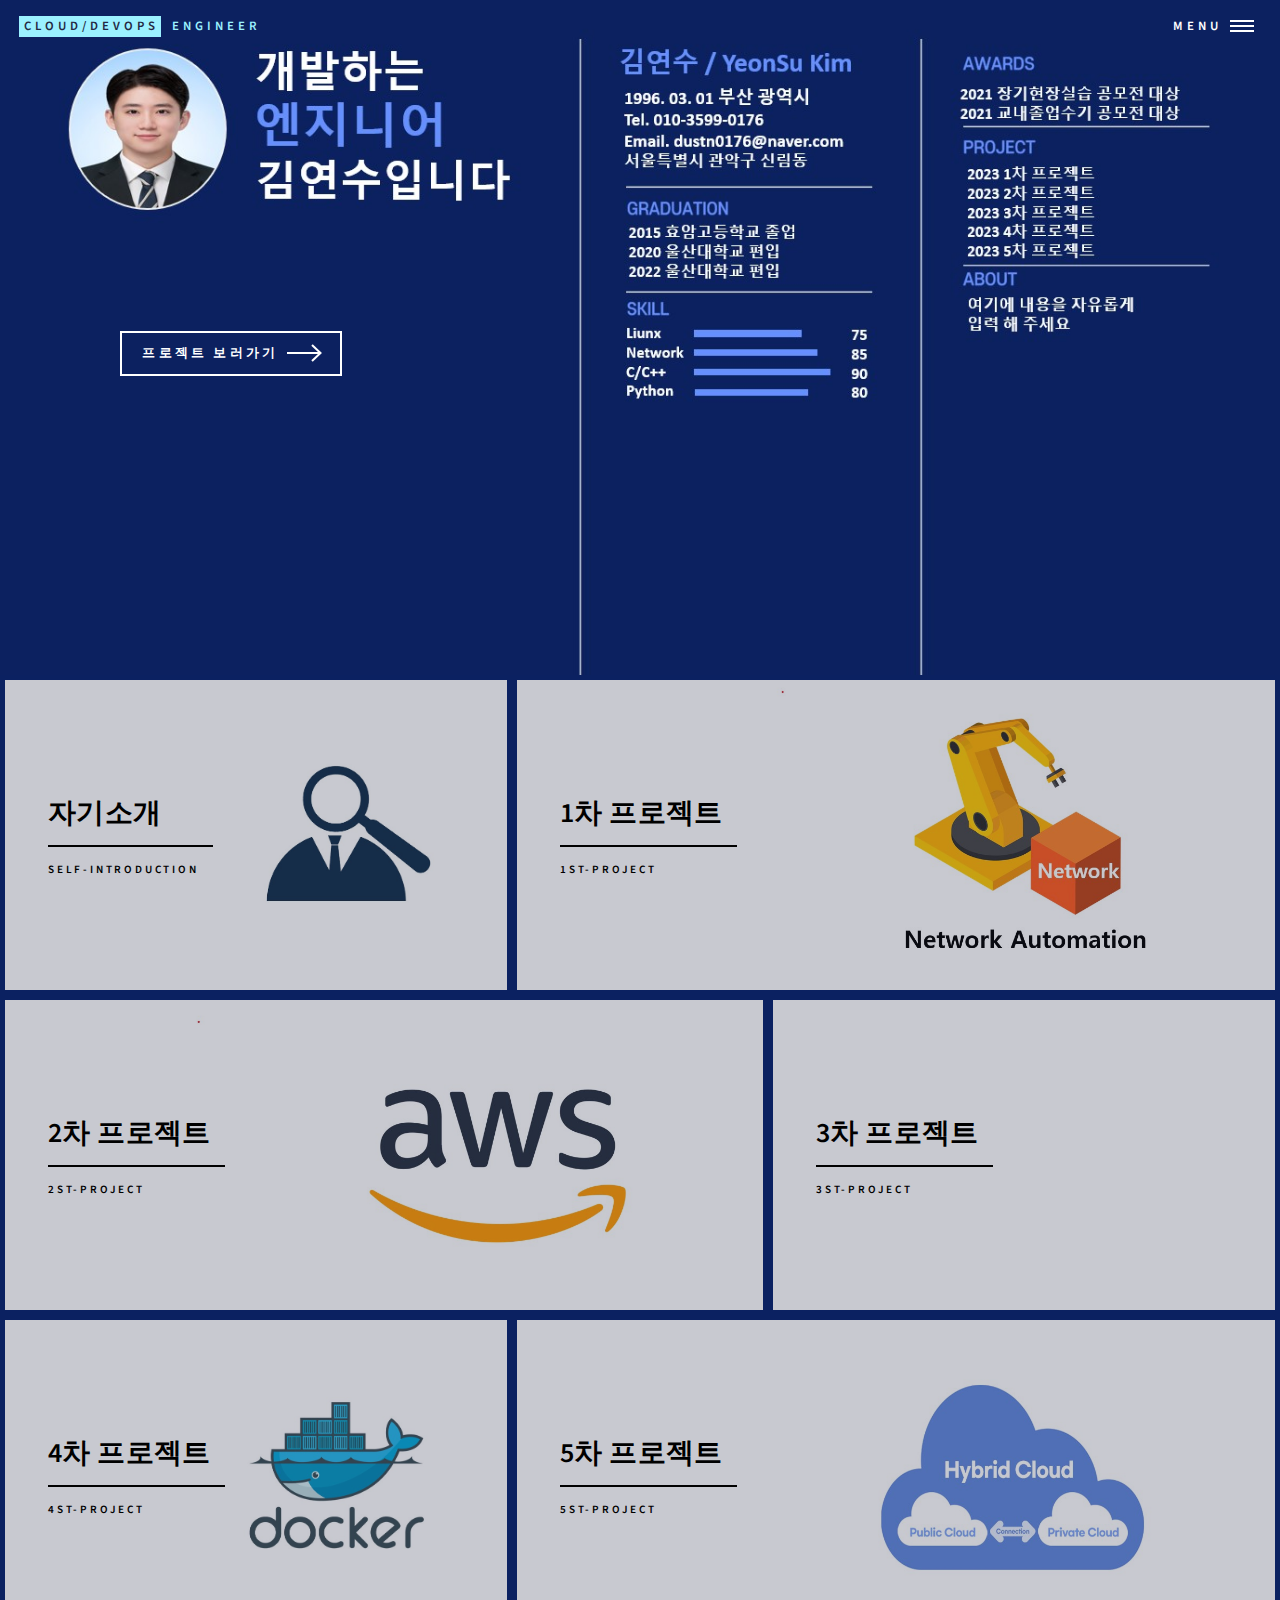
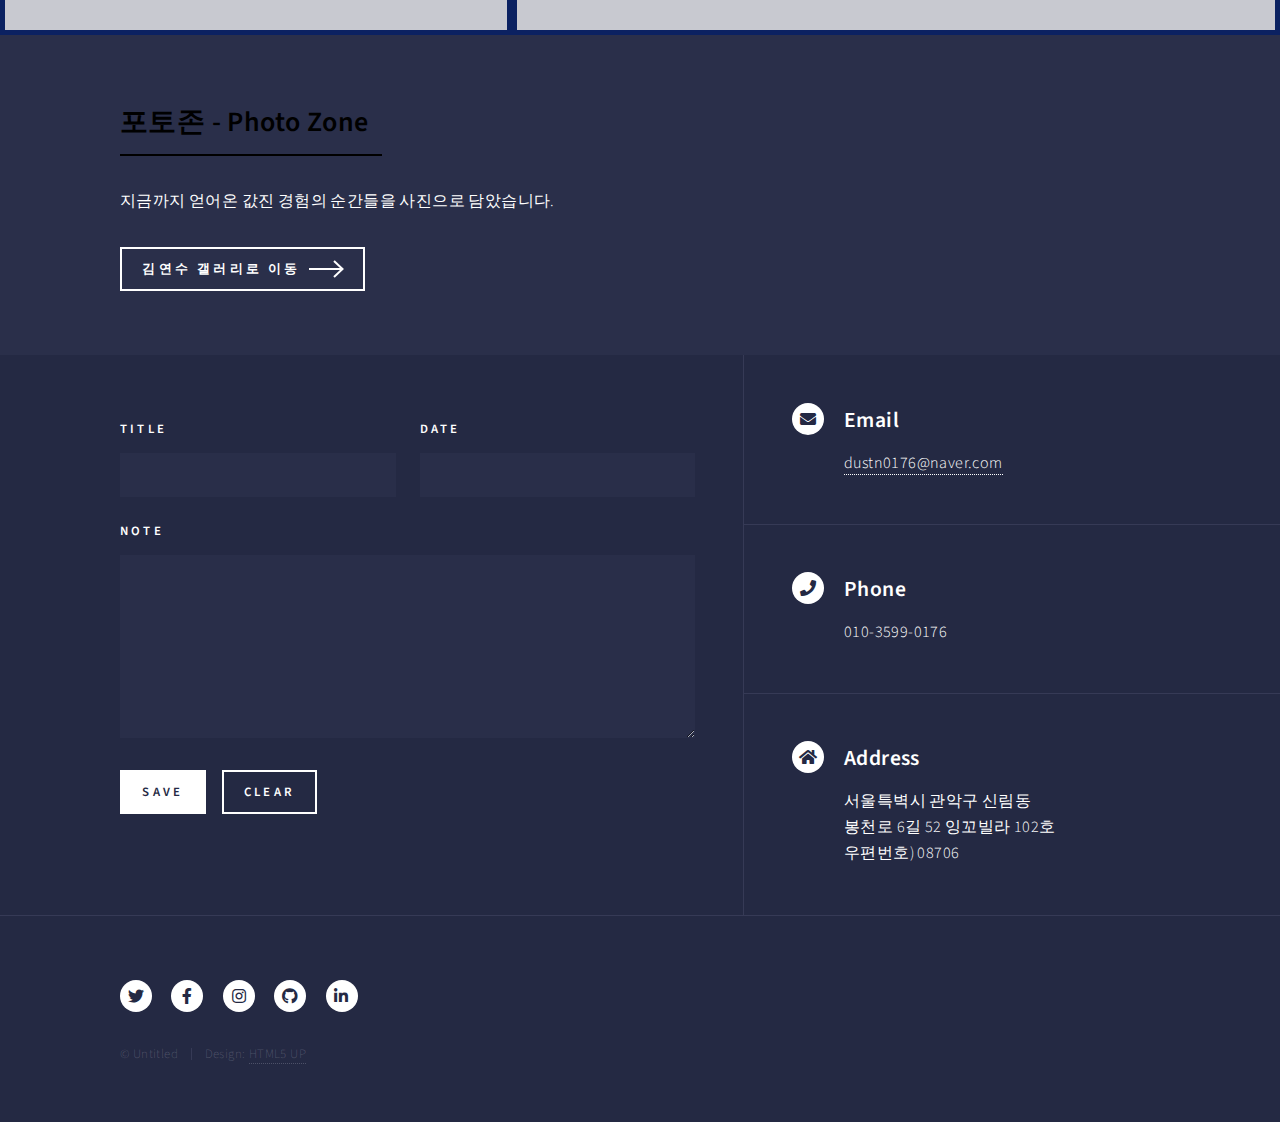
<file: index.html>
<!DOCTYPE HTML>
<!--
	Forty by HTML5 UP
	html5up.net | @ajlkn
	Free for personal and commercial use under the CCA 3.0 license (html5up.net/license)
-->
<html>
	<head>
		<title>Forty by HTML5 UP</title>
		<meta charset="utf-8" />
		<meta name="viewport" content="width=device-width, initial-scale=1, user-scalable=no" />
		<link rel="stylesheet" href="assets/css/main.css" />
		<noscript><link rel="stylesheet" href="assets/css/noscript.css" /></noscript>
	</head>
	<body class="is-preload">

		<!-- Wrapper -->
			<div id="wrapper">

				<!-- Header -->
					<header id="header" class="alt">
						<a href="index.html" class="logo"><strong>Cloud/DevOps</strong> <span>Engineer</span></a>
						<nav>
							<a href="#menu">Menu</a>
						</nav>
					</header>

				<!-- Menu -->
					<nav id="menu">
						<ul class="links">
							<li><a href="index.html">Home</a></li>
							<li><a href="landing.html">Landing</a></li>
							<li><a href="generic.html">Generic</a></li>
							<li><a href="elements.html">Elements</a></li>
						</ul>
						<ul class="actions stacked">
							<li><a href="#" class="button primary fit">Get Started</a></li>
							<li><a href="#" class="button fit">Log In</a></li>
						</ul>
					</nav>

				<!-- Banner -->
					<section id="banner" class="major">
						<div class="inner">
							</header>
								<ul class="actions">
									<li><a href="#one" class="button next scrolly">	프로젝트 보러가기</a></li>
								</ul>
						</div>
					</section>

				<!-- Main -->
					<div id="main">

						<!-- One -->
							<section id="one" class="tiles">
								<article>
									<span class="image">
										<img src="images/pic01.jpg" alt="" />
									</span>
									<header class="major">
										<h3><a href="self_introduction.html" class="link">자기소개</a></h3>
										<p>Self-Introduction</p>
									</header>
								</article>
								<article>
									<span class="image">
										<img src="images/pic02.jpg" alt="" />
									</span>
									<header class="major">
										<h3><a href="1st.html" class="link">1차 프로젝트</a></h3>
										<p>1st-Project</p>
									</header>
								</article>
								<article>
									<span class="image">
										<img src="images/pic03.jpg" alt="" />
									</span>
									<header class="major">
										<h3><a href="2st.html" class="link">2차 프로젝트</a></h3>
										<p>2st-Project</p>
									</header>
								</article>
								<article>
									<span class="image">
										<img src="images/pic04.jpg" alt="" />
									</span>
									<header class="major">
										<h3><a href="3st.html" class="link">3차 프로젝트</a></h3>
										<p>3st-Project</p>
									</header>
								</article>
								<article>
									<span class="image">
										<img src="images/pic05.jpg" alt="" />
									</span>
									<header class="major">
										<h3><a href="4st.html" class="link">4차 프로젝트</a></h3>
										<p>4st-Project</p>
									</header>
								</article>
								<article>
									<span class="image">
										<img src="images/pic06.jpg" alt="" />
									</span>
									<header class="major">
										<h3><a href="5st.html" class="link">5차 프로젝트</a></h3>
										<p>5st-Project</p>
									</header>
								</article>
							</section>

						<!-- Two -->
							<section id="two"> 
								<div class="inner">
									<header class="major">
										<h2>포토존 - Photo Zone</h2>
									</header>
									<p>지금까지 얻어온 값진 경험의 순간들을 사진으로 담았습니다.</p>
									<ul class="actions">
										<li><a href="photozone.html" class="button next">김연수 갤러리로 이동</a></li>
									</ul>
								</div>
							</section>

					</div>

				<!-- Contact -->
					<section id="contact">
						<div class="inner">
							<section>
								<form method="post" action="#">
									<div class="fields">
										<div class="field half">
											<label for="name">TITLE</label>
											<input type="text" name="name" id="name" />
										</div>
										<div class="field half">
											<label for="email">DATE</label>
											<input type="text" name="email" id="email" />
										</div>
										<div class="field">
											<label for="message">NOTE</label>
											<textarea name="message" id="message" rows="6"></textarea>
										</div>
									</div>
									<ul class="actions">
										<li><input type="submit" value="SAVE" class="primary" /></li>
										<li><input type="reset" value="Clear" /></li>
									</ul>
								</form>
							</section>
							<section class="split">
								<section>
									<div class="contact-method">
										<span class="icon solid alt fa-envelope"></span>
										<h3>Email</h3>
										<a href="#">dustn0176@naver.com</a>
									</div>
								</section>
								<section>
									<div class="contact-method">
										<span class="icon solid alt fa-phone"></span>
										<h3>Phone</h3>
										<span>010-3599-0176</span>
									</div>
								</section>
								<section>
									<div class="contact-method">
										<span class="icon solid alt fa-home"></span>
										<h3>Address</h3>
										<span>서울특벽시 관악구 신림동<br />
										봉천로 6길 52 잉꼬빌라 102호<br />
										우편번호) 08706</span>
									</div>
								</section>
							</section>
						</div>
					</section>

				<!-- Footer -->
					<footer id="footer">
						<div class="inner">
							<ul class="icons">
								<li><a href="#" class="icon brands alt fa-twitter"><span class="label">Twitter</span></a></li>
								<li><a href="#" class="icon brands alt fa-facebook-f"><span class="label">Facebook</span></a></li>
								<li><a href="#" class="icon brands alt fa-instagram"><span class="label">Instagram</span></a></li>
								<li><a href="#" class="icon brands alt fa-github"><span class="label">GitHub</span></a></li>
								<li><a href="#" class="icon brands alt fa-linkedin-in"><span class="label">LinkedIn</span></a></li>
							</ul>
							<ul class="copyright">
								<li>&copy; Untitled</li><li>Design: <a href="https://html5up.net">HTML5 UP</a></li>
							</ul>
						</div>
					</footer>

			</div>

		<!-- Scripts -->
			<script src="assets/js/jquery.min.js"></script>
			<script src="assets/js/jquery.scrolly.min.js"></script>
			<script src="assets/js/jquery.scrollex.min.js"></script>
			<script src="assets/js/browser.min.js"></script>
			<script src="assets/js/breakpoints.min.js"></script>
			<script src="assets/js/util.js"></script>
			<script src="assets/js/main.js"></script>

	</body>
</html>
</file>
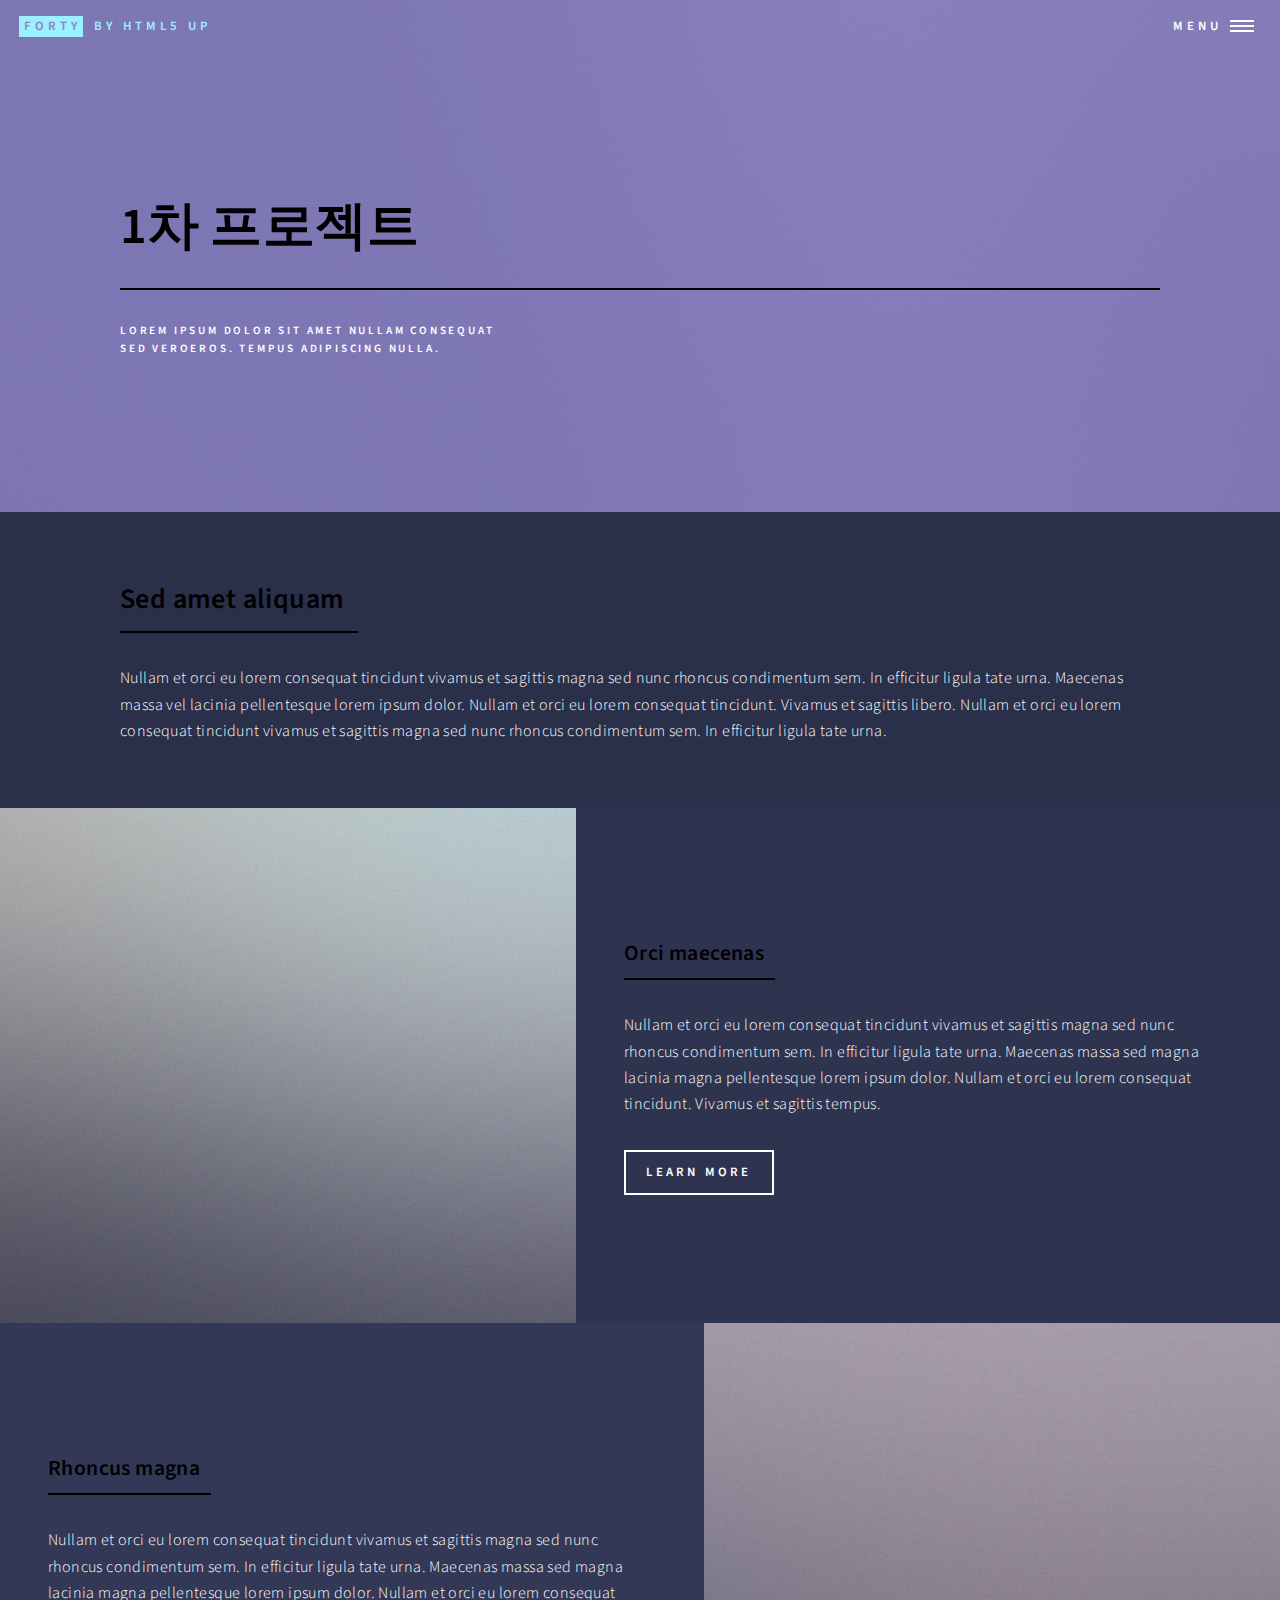
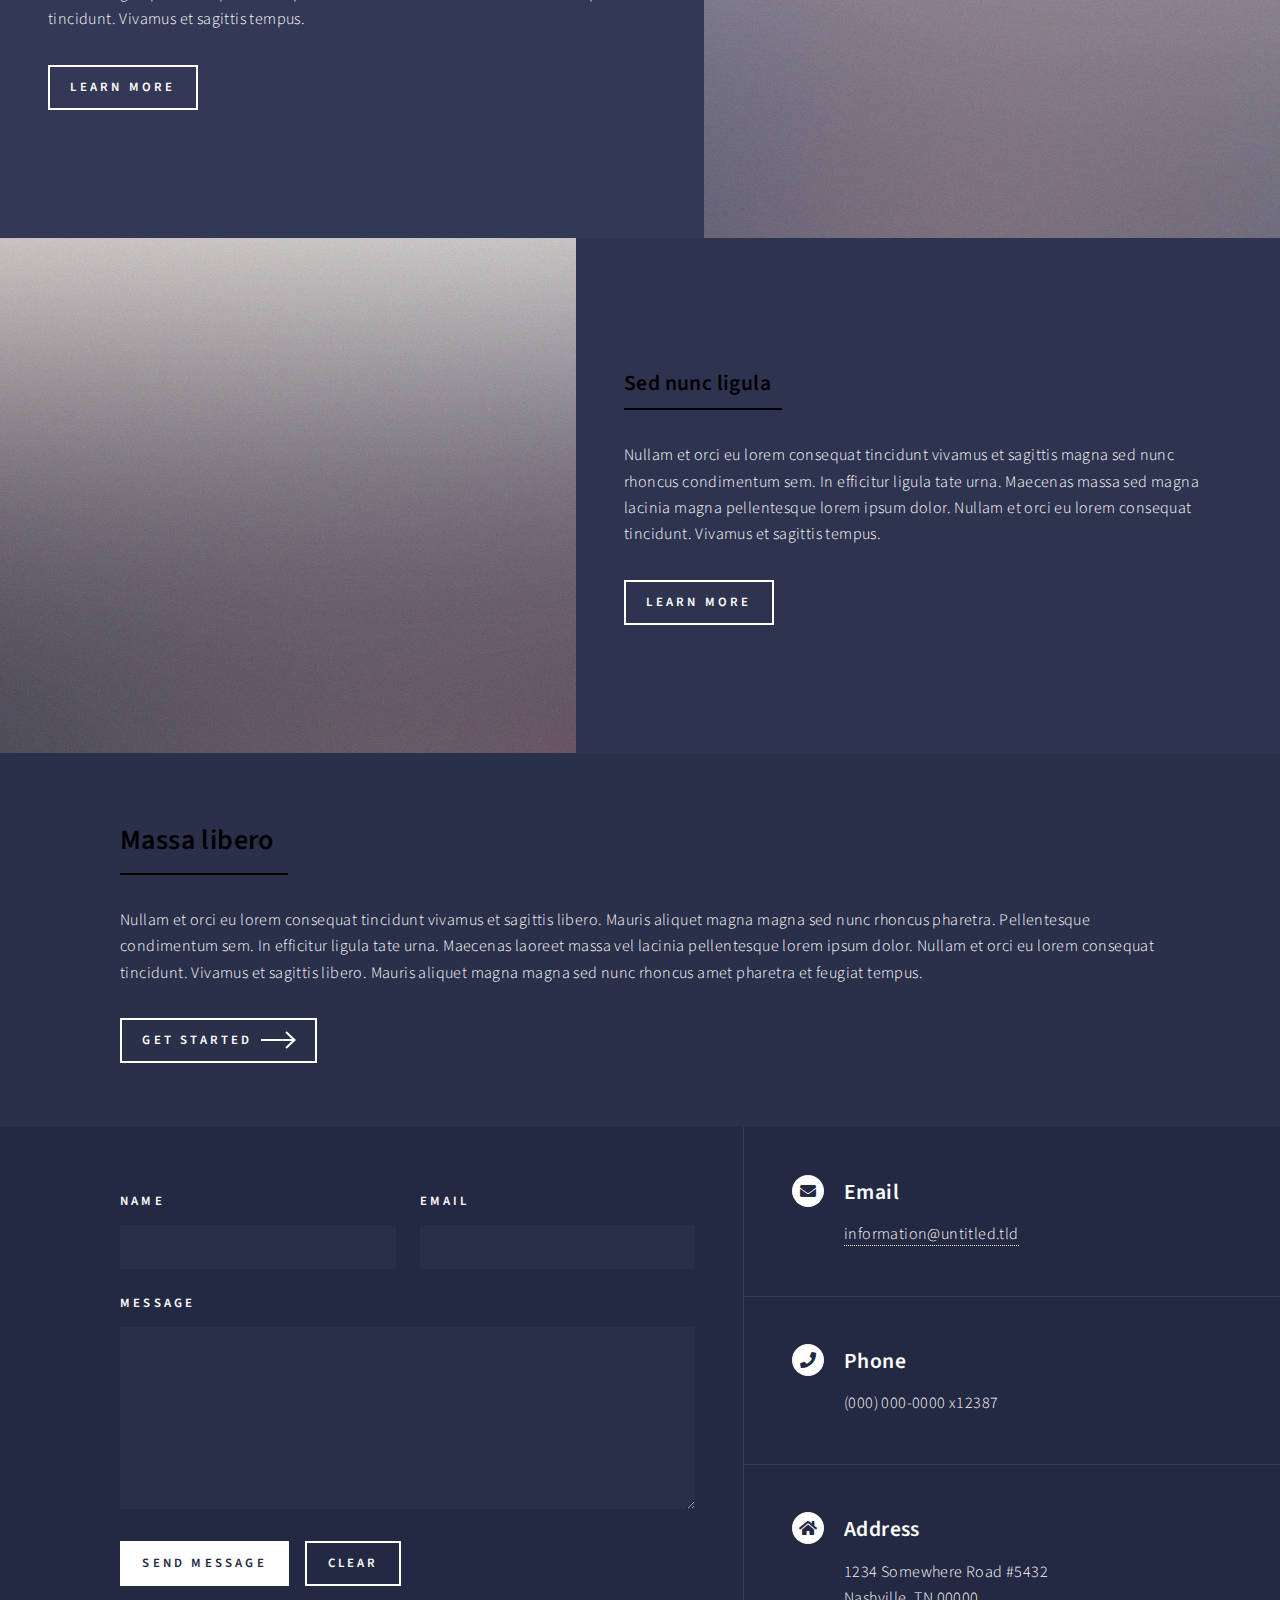
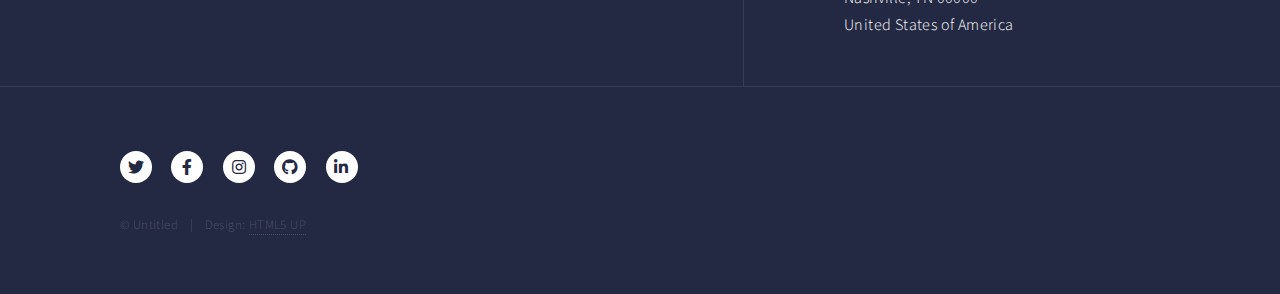
<file: 1st.html>
<!DOCTYPE HTML>
<!--
	Forty by HTML5 UP
	html5up.net | @ajlkn
	Free for personal and commercial use under the CCA 3.0 license (html5up.net/license)
-->
<html>
	<head>
		<title>Landing - Forty by HTML5 UP</title>
		<meta charset="utf-8" />
		<meta name="viewport" content="width=device-width, initial-scale=1, user-scalable=no" />
		<link rel="stylesheet" href="assets/css/main.css" />
		<noscript><link rel="stylesheet" href="assets/css/noscript.css" /></noscript>
	</head>
	<body class="is-preload">

		<!-- Wrapper -->
			<div id="wrapper">

				<!-- Header -->
				<!-- Note: The "styleN" class below should match that of the banner element. -->
					<header id="header" class="alt style2">
						<a href="index.html" class="logo"><strong>Forty</strong> <span>by HTML5 UP</span></a>
						<nav>
							<a href="#menu">Menu</a>
						</nav>
					</header>

				<!-- Menu -->
					<nav id="menu">
						<ul class="links">
							<li><a href="index.html">Home</a></li>
							<li><a href="landing.html">Landing</a></li>
							<li><a href="generic.html">Generic</a></li>
							<li><a href="elements.html">Elements</a></li>
						</ul>
						<ul class="actions stacked">
							<li><a href="#" class="button primary fit">Get Started</a></li>
							<li><a href="#" class="button fit">Log In</a></li>
						</ul>
					</nav>

				<!-- Banner -->
				<!-- Note: The "styleN" class below should match that of the header element. -->
					<section id="banner" class="style2">
						<div class="inner">
							<span class="image">
								<img src="images/pic07.jpg" alt="" />
							</span>
							<header class="major">
								<h1>1차 프로젝트</h1>
							</header>
							<div class="content">
								<p>Lorem ipsum dolor sit amet nullam consequat<br />
								sed veroeros. tempus adipiscing nulla.</p>
							</div>
						</div>
					</section>

				<!-- Main -->
					<div id="main">

						<!-- One -->
							<section id="one">
								<div class="inner">
									<header class="major">
										<h2>Sed amet aliquam</h2>
									</header>
									<p>Nullam et orci eu lorem consequat tincidunt vivamus et sagittis magna sed nunc rhoncus condimentum sem. In efficitur ligula tate urna. Maecenas massa vel lacinia pellentesque lorem ipsum dolor. Nullam et orci eu lorem consequat tincidunt. Vivamus et sagittis libero. Nullam et orci eu lorem consequat tincidunt vivamus et sagittis magna sed nunc rhoncus condimentum sem. In efficitur ligula tate urna.</p>
								</div>
							</section>

						<!-- Two -->
							<section id="two" class="spotlights">
								<section>
									<a href="generic.html" class="image">
										<img src="images/pic08.jpg" alt="" data-position="center center" />
									</a>
									<div class="content">
										<div class="inner">
											<header class="major">
												<h3>Orci maecenas</h3>
											</header>
											<p>Nullam et orci eu lorem consequat tincidunt vivamus et sagittis magna sed nunc rhoncus condimentum sem. In efficitur ligula tate urna. Maecenas massa sed magna lacinia magna pellentesque lorem ipsum dolor. Nullam et orci eu lorem consequat tincidunt. Vivamus et sagittis tempus.</p>
											<ul class="actions">
												<li><a href="generic.html" class="button">Learn more</a></li>
											</ul>
										</div>
									</div>
								</section>
								<section>
									<a href="generic.html" class="image">
										<img src="images/pic09.jpg" alt="" data-position="top center" />
									</a>
									<div class="content">
										<div class="inner">
											<header class="major">
												<h3>Rhoncus magna</h3>
											</header>
											<p>Nullam et orci eu lorem consequat tincidunt vivamus et sagittis magna sed nunc rhoncus condimentum sem. In efficitur ligula tate urna. Maecenas massa sed magna lacinia magna pellentesque lorem ipsum dolor. Nullam et orci eu lorem consequat tincidunt. Vivamus et sagittis tempus.</p>
											<ul class="actions">
												<li><a href="generic.html" class="button">Learn more</a></li>
											</ul>
										</div>
									</div>
								</section>
								<section>
									<a href="generic.html" class="image">
										<img src="images/pic10.jpg" alt="" data-position="25% 25%" />
									</a>
									<div class="content">
										<div class="inner">
											<header class="major">
												<h3>Sed nunc ligula</h3>
											</header>
											<p>Nullam et orci eu lorem consequat tincidunt vivamus et sagittis magna sed nunc rhoncus condimentum sem. In efficitur ligula tate urna. Maecenas massa sed magna lacinia magna pellentesque lorem ipsum dolor. Nullam et orci eu lorem consequat tincidunt. Vivamus et sagittis tempus.</p>
											<ul class="actions">
												<li><a href="generic.html" class="button">Learn more</a></li>
											</ul>
										</div>
									</div>
								</section>
							</section>

						<!-- Three -->
							<section id="three">
								<div class="inner">
									<header class="major">
										<h2>Massa libero</h2>
									</header>
									<p>Nullam et orci eu lorem consequat tincidunt vivamus et sagittis libero. Mauris aliquet magna magna sed nunc rhoncus pharetra. Pellentesque condimentum sem. In efficitur ligula tate urna. Maecenas laoreet massa vel lacinia pellentesque lorem ipsum dolor. Nullam et orci eu lorem consequat tincidunt. Vivamus et sagittis libero. Mauris aliquet magna magna sed nunc rhoncus amet pharetra et feugiat tempus.</p>
									<ul class="actions">
										<li><a href="generic.html" class="button next">Get Started</a></li>
									</ul>
								</div>
							</section>

					</div>

				<!-- Contact -->
					<section id="contact">
						<div class="inner">
							<section>
								<form method="post" action="#">
									<div class="fields">
										<div class="field half">
											<label for="name">Name</label>
											<input type="text" name="name" id="name" />
										</div>
										<div class="field half">
											<label for="email">Email</label>
											<input type="text" name="email" id="email" />
										</div>
										<div class="field">
											<label for="message">Message</label>
											<textarea name="message" id="message" rows="6"></textarea>
										</div>
									</div>
									<ul class="actions">
										<li><input type="submit" value="Send Message" class="primary" /></li>
										<li><input type="reset" value="Clear" /></li>
									</ul>
								</form>
							</section>
							<section class="split">
								<section>
									<div class="contact-method">
										<span class="icon solid alt fa-envelope"></span>
										<h3>Email</h3>
										<a href="#">information@untitled.tld</a>
									</div>
								</section>
								<section>
									<div class="contact-method">
										<span class="icon solid alt fa-phone"></span>
										<h3>Phone</h3>
										<span>(000) 000-0000 x12387</span>
									</div>
								</section>
								<section>
									<div class="contact-method">
										<span class="icon solid alt fa-home"></span>
										<h3>Address</h3>
										<span>1234 Somewhere Road #5432<br />
										Nashville, TN 00000<br />
										United States of America</span>
									</div>
								</section>
							</section>
						</div>
					</section>

				<!-- Footer -->
					<footer id="footer">
						<div class="inner">
							<ul class="icons">
								<li><a href="#" class="icon brands alt fa-twitter"><span class="label">Twitter</span></a></li>
								<li><a href="#" class="icon brands alt fa-facebook-f"><span class="label">Facebook</span></a></li>
								<li><a href="#" class="icon brands alt fa-instagram"><span class="label">Instagram</span></a></li>
								<li><a href="#" class="icon brands alt fa-github"><span class="label">GitHub</span></a></li>
								<li><a href="#" class="icon brands alt fa-linkedin-in"><span class="label">LinkedIn</span></a></li>
							</ul>
							<ul class="copyright">
								<li>&copy; Untitled</li><li>Design: <a href="https://html5up.net">HTML5 UP</a></li>
							</ul>
						</div>
					</footer>

			</div>

		<!-- Scripts -->
			<script src="assets/js/jquery.min.js"></script>
			<script src="assets/js/jquery.scrolly.min.js"></script>
			<script src="assets/js/jquery.scrollex.min.js"></script>
			<script src="assets/js/browser.min.js"></script>
			<script src="assets/js/breakpoints.min.js"></script>
			<script src="assets/js/util.js"></script>
			<script src="assets/js/main.js"></script>

	</body>
</html>
</file>
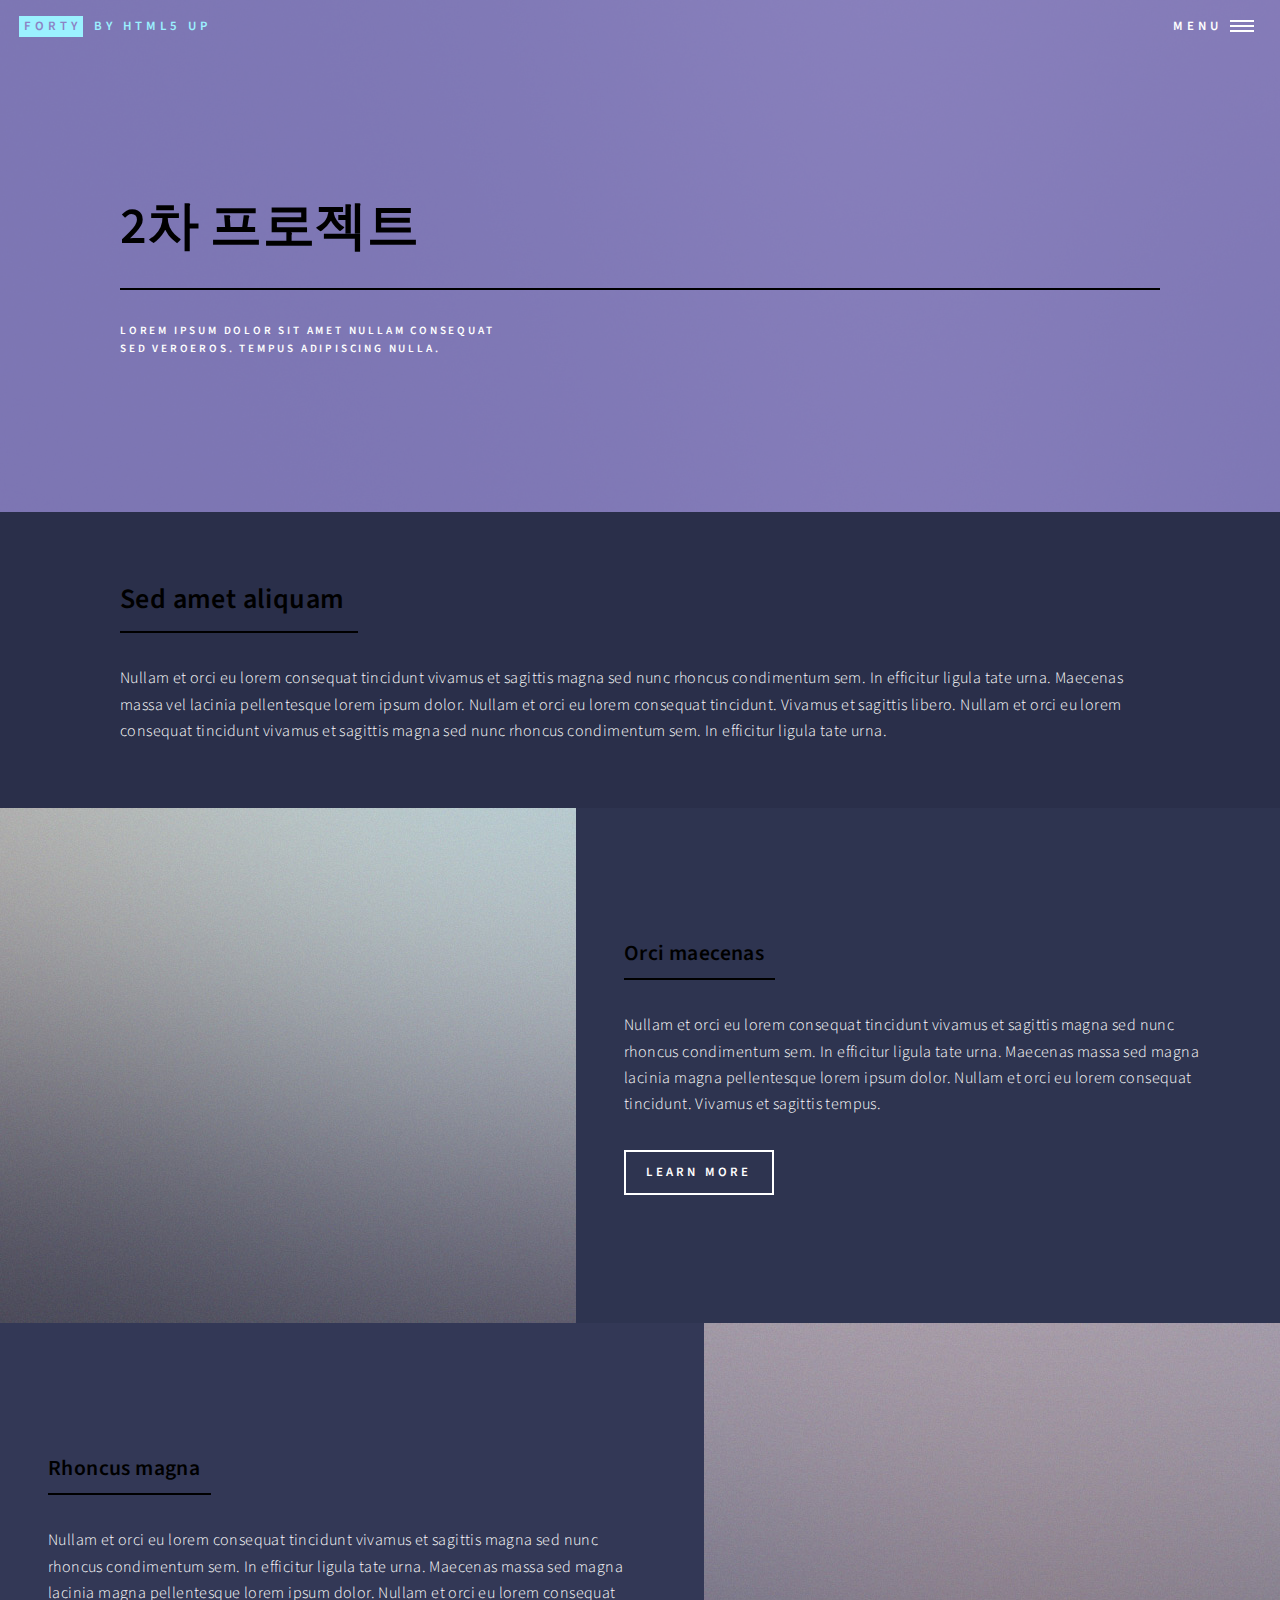
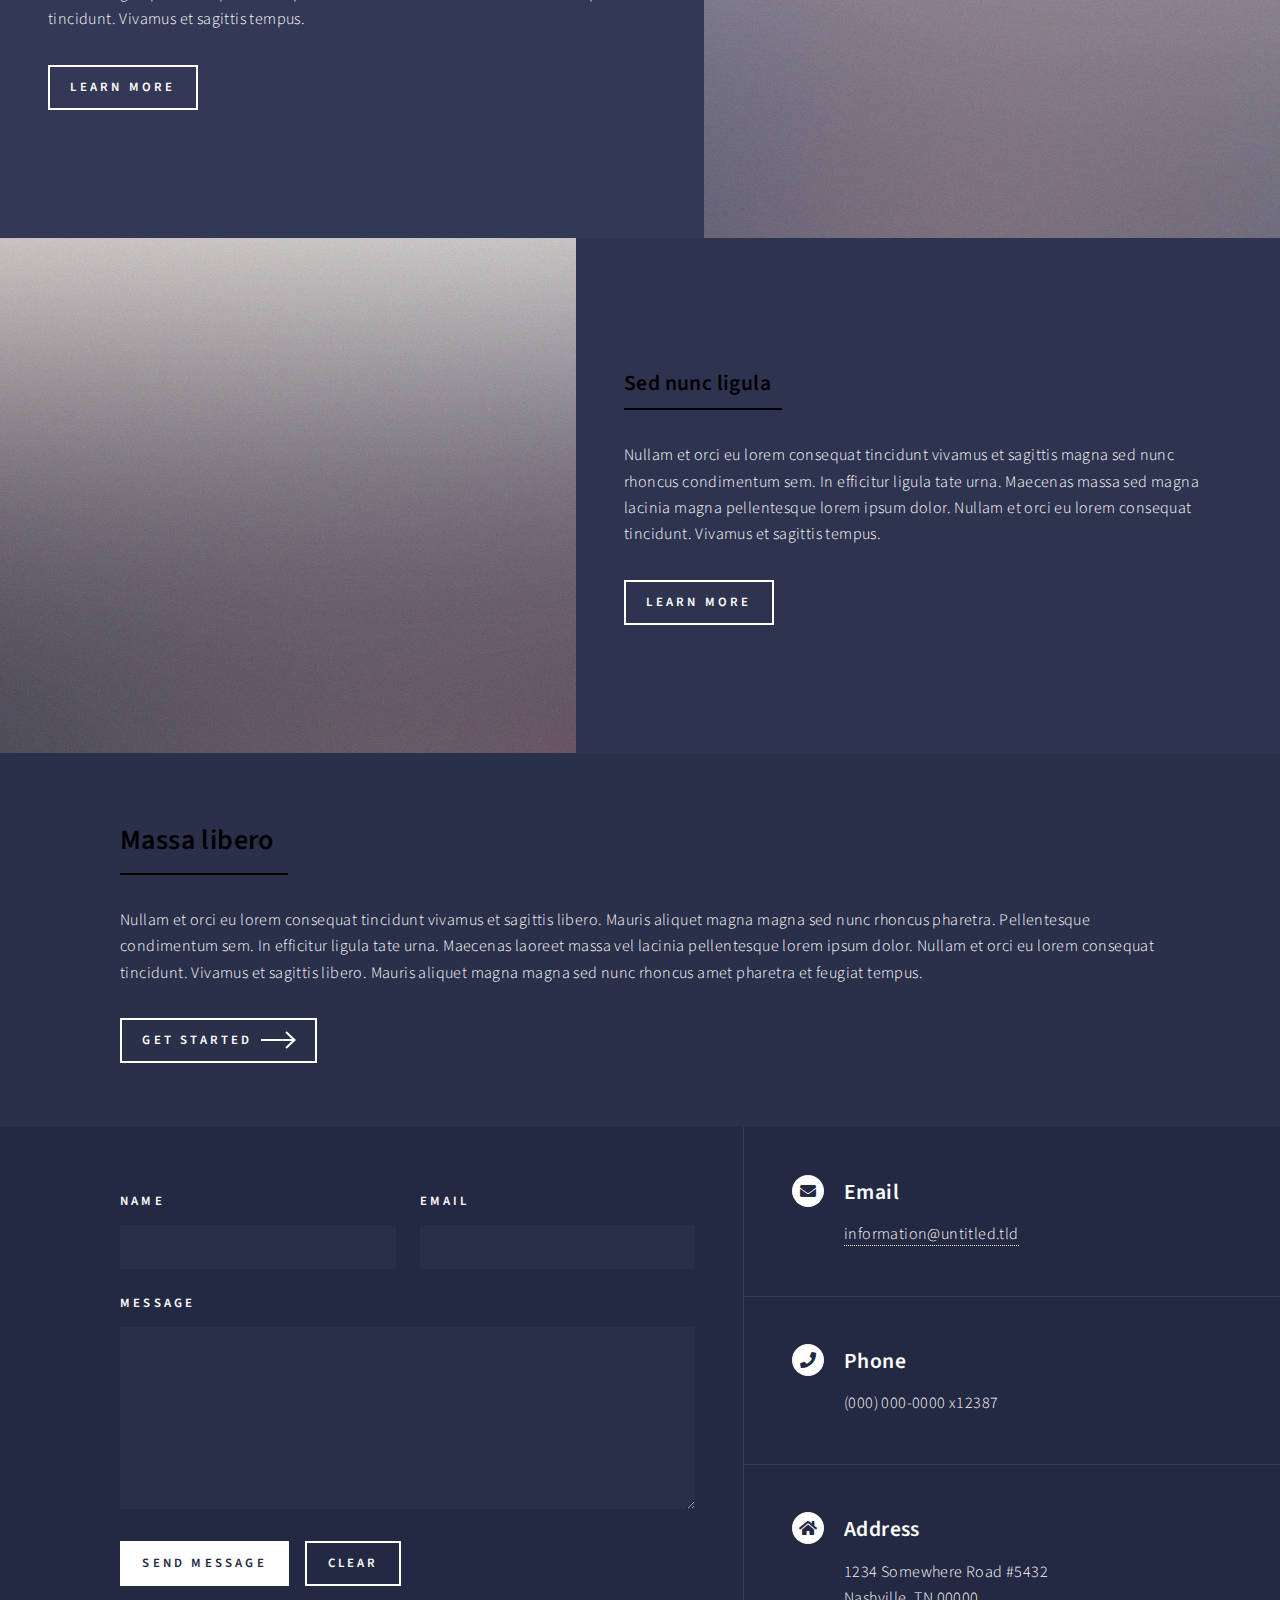
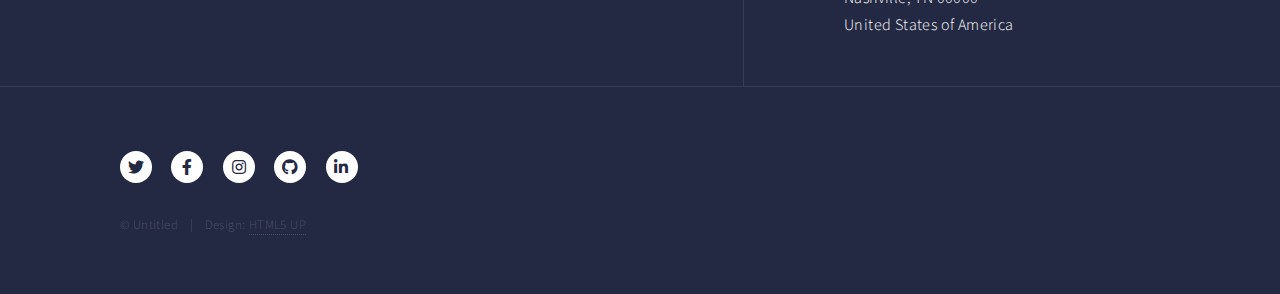
<file: 2st.html>
<!DOCTYPE HTML>
<!--
	Forty by HTML5 UP
	html5up.net | @ajlkn
	Free for personal and commercial use under the CCA 3.0 license (html5up.net/license)
-->
<html>
	<head>
		<title>Landing - Forty by HTML5 UP</title>
		<meta charset="utf-8" />
		<meta name="viewport" content="width=device-width, initial-scale=1, user-scalable=no" />
		<link rel="stylesheet" href="assets/css/main.css" />
		<noscript><link rel="stylesheet" href="assets/css/noscript.css" /></noscript>
	</head>
	<body class="is-preload">

		<!-- Wrapper -->
			<div id="wrapper">

				<!-- Header -->
				<!-- Note: The "styleN" class below should match that of the banner element. -->
					<header id="header" class="alt style2">
						<a href="index.html" class="logo"><strong>Forty</strong> <span>by HTML5 UP</span></a>
						<nav>
							<a href="#menu">Menu</a>
						</nav>
					</header>

				<!-- Menu -->
					<nav id="menu">
						<ul class="links">
							<li><a href="index.html">Home</a></li>
							<li><a href="landing.html">Landing</a></li>
							<li><a href="generic.html">Generic</a></li>
							<li><a href="elements.html">Elements</a></li>
						</ul>
						<ul class="actions stacked">
							<li><a href="#" class="button primary fit">Get Started</a></li>
							<li><a href="#" class="button fit">Log In</a></li>
						</ul>
					</nav>

				<!-- Banner -->
				<!-- Note: The "styleN" class below should match that of the header element. -->
					<section id="banner" class="style2">
						<div class="inner">
							<span class="image">
								<img src="images/pic07.jpg" alt="" />
							</span>
							<header class="major">
								<h1>2차 프로젝트</h1>
							</header>
							<div class="content">
								<p>Lorem ipsum dolor sit amet nullam consequat<br />
								sed veroeros. tempus adipiscing nulla.</p>
							</div>
						</div>
					</section>

				<!-- Main -->
					<div id="main">

						<!-- One -->
							<section id="one">
								<div class="inner">
									<header class="major">
										<h2>Sed amet aliquam</h2>
									</header>
									<p>Nullam et orci eu lorem consequat tincidunt vivamus et sagittis magna sed nunc rhoncus condimentum sem. In efficitur ligula tate urna. Maecenas massa vel lacinia pellentesque lorem ipsum dolor. Nullam et orci eu lorem consequat tincidunt. Vivamus et sagittis libero. Nullam et orci eu lorem consequat tincidunt vivamus et sagittis magna sed nunc rhoncus condimentum sem. In efficitur ligula tate urna.</p>
								</div>
							</section>

						<!-- Two -->
							<section id="two" class="spotlights">
								<section>
									<a href="generic.html" class="image">
										<img src="images/pic08.jpg" alt="" data-position="center center" />
									</a>
									<div class="content">
										<div class="inner">
											<header class="major">
												<h3>Orci maecenas</h3>
											</header>
											<p>Nullam et orci eu lorem consequat tincidunt vivamus et sagittis magna sed nunc rhoncus condimentum sem. In efficitur ligula tate urna. Maecenas massa sed magna lacinia magna pellentesque lorem ipsum dolor. Nullam et orci eu lorem consequat tincidunt. Vivamus et sagittis tempus.</p>
											<ul class="actions">
												<li><a href="generic.html" class="button">Learn more</a></li>
											</ul>
										</div>
									</div>
								</section>
								<section>
									<a href="generic.html" class="image">
										<img src="images/pic09.jpg" alt="" data-position="top center" />
									</a>
									<div class="content">
										<div class="inner">
											<header class="major">
												<h3>Rhoncus magna</h3>
											</header>
											<p>Nullam et orci eu lorem consequat tincidunt vivamus et sagittis magna sed nunc rhoncus condimentum sem. In efficitur ligula tate urna. Maecenas massa sed magna lacinia magna pellentesque lorem ipsum dolor. Nullam et orci eu lorem consequat tincidunt. Vivamus et sagittis tempus.</p>
											<ul class="actions">
												<li><a href="generic.html" class="button">Learn more</a></li>
											</ul>
										</div>
									</div>
								</section>
								<section>
									<a href="generic.html" class="image">
										<img src="images/pic10.jpg" alt="" data-position="25% 25%" />
									</a>
									<div class="content">
										<div class="inner">
											<header class="major">
												<h3>Sed nunc ligula</h3>
											</header>
											<p>Nullam et orci eu lorem consequat tincidunt vivamus et sagittis magna sed nunc rhoncus condimentum sem. In efficitur ligula tate urna. Maecenas massa sed magna lacinia magna pellentesque lorem ipsum dolor. Nullam et orci eu lorem consequat tincidunt. Vivamus et sagittis tempus.</p>
											<ul class="actions">
												<li><a href="generic.html" class="button">Learn more</a></li>
											</ul>
										</div>
									</div>
								</section>
							</section>

						<!-- Three -->
							<section id="three">
								<div class="inner">
									<header class="major">
										<h2>Massa libero</h2>
									</header>
									<p>Nullam et orci eu lorem consequat tincidunt vivamus et sagittis libero. Mauris aliquet magna magna sed nunc rhoncus pharetra. Pellentesque condimentum sem. In efficitur ligula tate urna. Maecenas laoreet massa vel lacinia pellentesque lorem ipsum dolor. Nullam et orci eu lorem consequat tincidunt. Vivamus et sagittis libero. Mauris aliquet magna magna sed nunc rhoncus amet pharetra et feugiat tempus.</p>
									<ul class="actions">
										<li><a href="generic.html" class="button next">Get Started</a></li>
									</ul>
								</div>
							</section>

					</div>

				<!-- Contact -->
					<section id="contact">
						<div class="inner">
							<section>
								<form method="post" action="#">
									<div class="fields">
										<div class="field half">
											<label for="name">Name</label>
											<input type="text" name="name" id="name" />
										</div>
										<div class="field half">
											<label for="email">Email</label>
											<input type="text" name="email" id="email" />
										</div>
										<div class="field">
											<label for="message">Message</label>
											<textarea name="message" id="message" rows="6"></textarea>
										</div>
									</div>
									<ul class="actions">
										<li><input type="submit" value="Send Message" class="primary" /></li>
										<li><input type="reset" value="Clear" /></li>
									</ul>
								</form>
							</section>
							<section class="split">
								<section>
									<div class="contact-method">
										<span class="icon solid alt fa-envelope"></span>
										<h3>Email</h3>
										<a href="#">information@untitled.tld</a>
									</div>
								</section>
								<section>
									<div class="contact-method">
										<span class="icon solid alt fa-phone"></span>
										<h3>Phone</h3>
										<span>(000) 000-0000 x12387</span>
									</div>
								</section>
								<section>
									<div class="contact-method">
										<span class="icon solid alt fa-home"></span>
										<h3>Address</h3>
										<span>1234 Somewhere Road #5432<br />
										Nashville, TN 00000<br />
										United States of America</span>
									</div>
								</section>
							</section>
						</div>
					</section>

				<!-- Footer -->
					<footer id="footer">
						<div class="inner">
							<ul class="icons">
								<li><a href="#" class="icon brands alt fa-twitter"><span class="label">Twitter</span></a></li>
								<li><a href="#" class="icon brands alt fa-facebook-f"><span class="label">Facebook</span></a></li>
								<li><a href="#" class="icon brands alt fa-instagram"><span class="label">Instagram</span></a></li>
								<li><a href="#" class="icon brands alt fa-github"><span class="label">GitHub</span></a></li>
								<li><a href="#" class="icon brands alt fa-linkedin-in"><span class="label">LinkedIn</span></a></li>
							</ul>
							<ul class="copyright">
								<li>&copy; Untitled</li><li>Design: <a href="https://html5up.net">HTML5 UP</a></li>
							</ul>
						</div>
					</footer>

			</div>

		<!-- Scripts -->
			<script src="assets/js/jquery.min.js"></script>
			<script src="assets/js/jquery.scrolly.min.js"></script>
			<script src="assets/js/jquery.scrollex.min.js"></script>
			<script src="assets/js/browser.min.js"></script>
			<script src="assets/js/breakpoints.min.js"></script>
			<script src="assets/js/util.js"></script>
			<script src="assets/js/main.js"></script>

	</body>
</html>
</file>
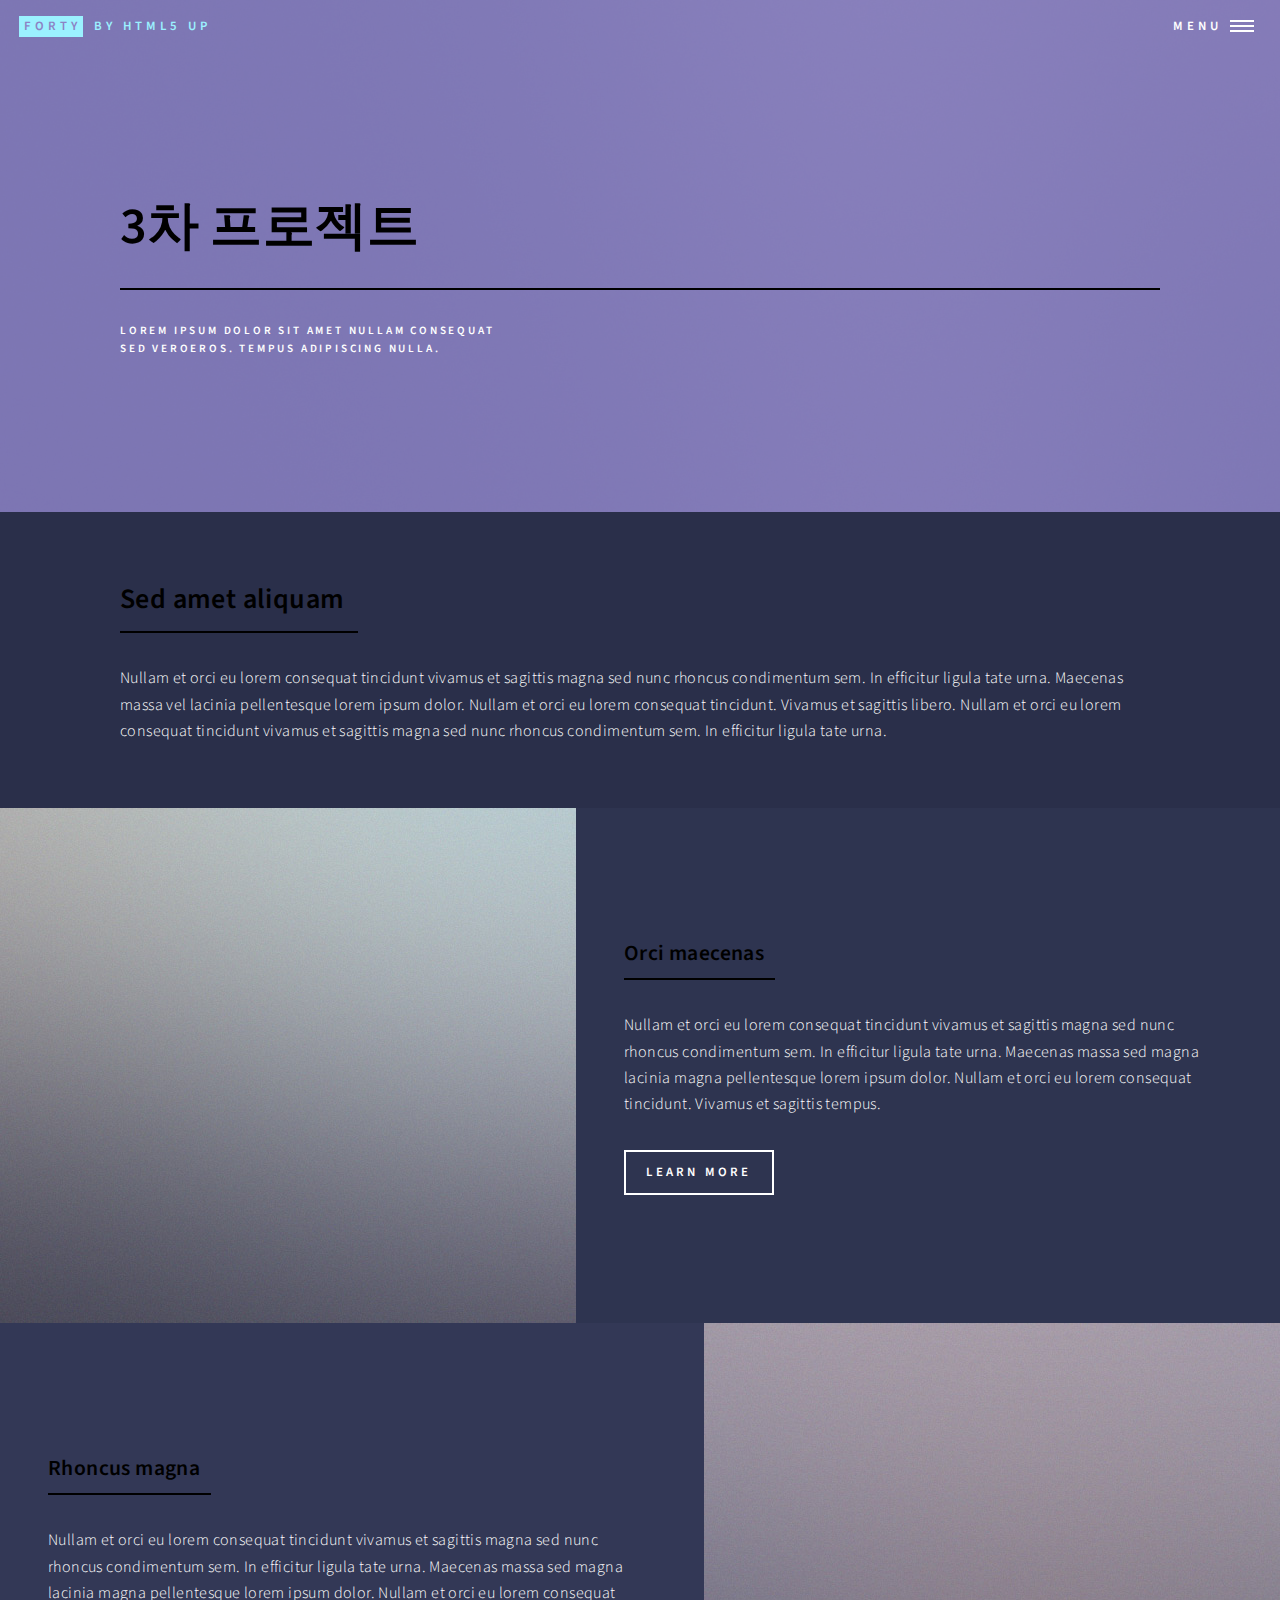
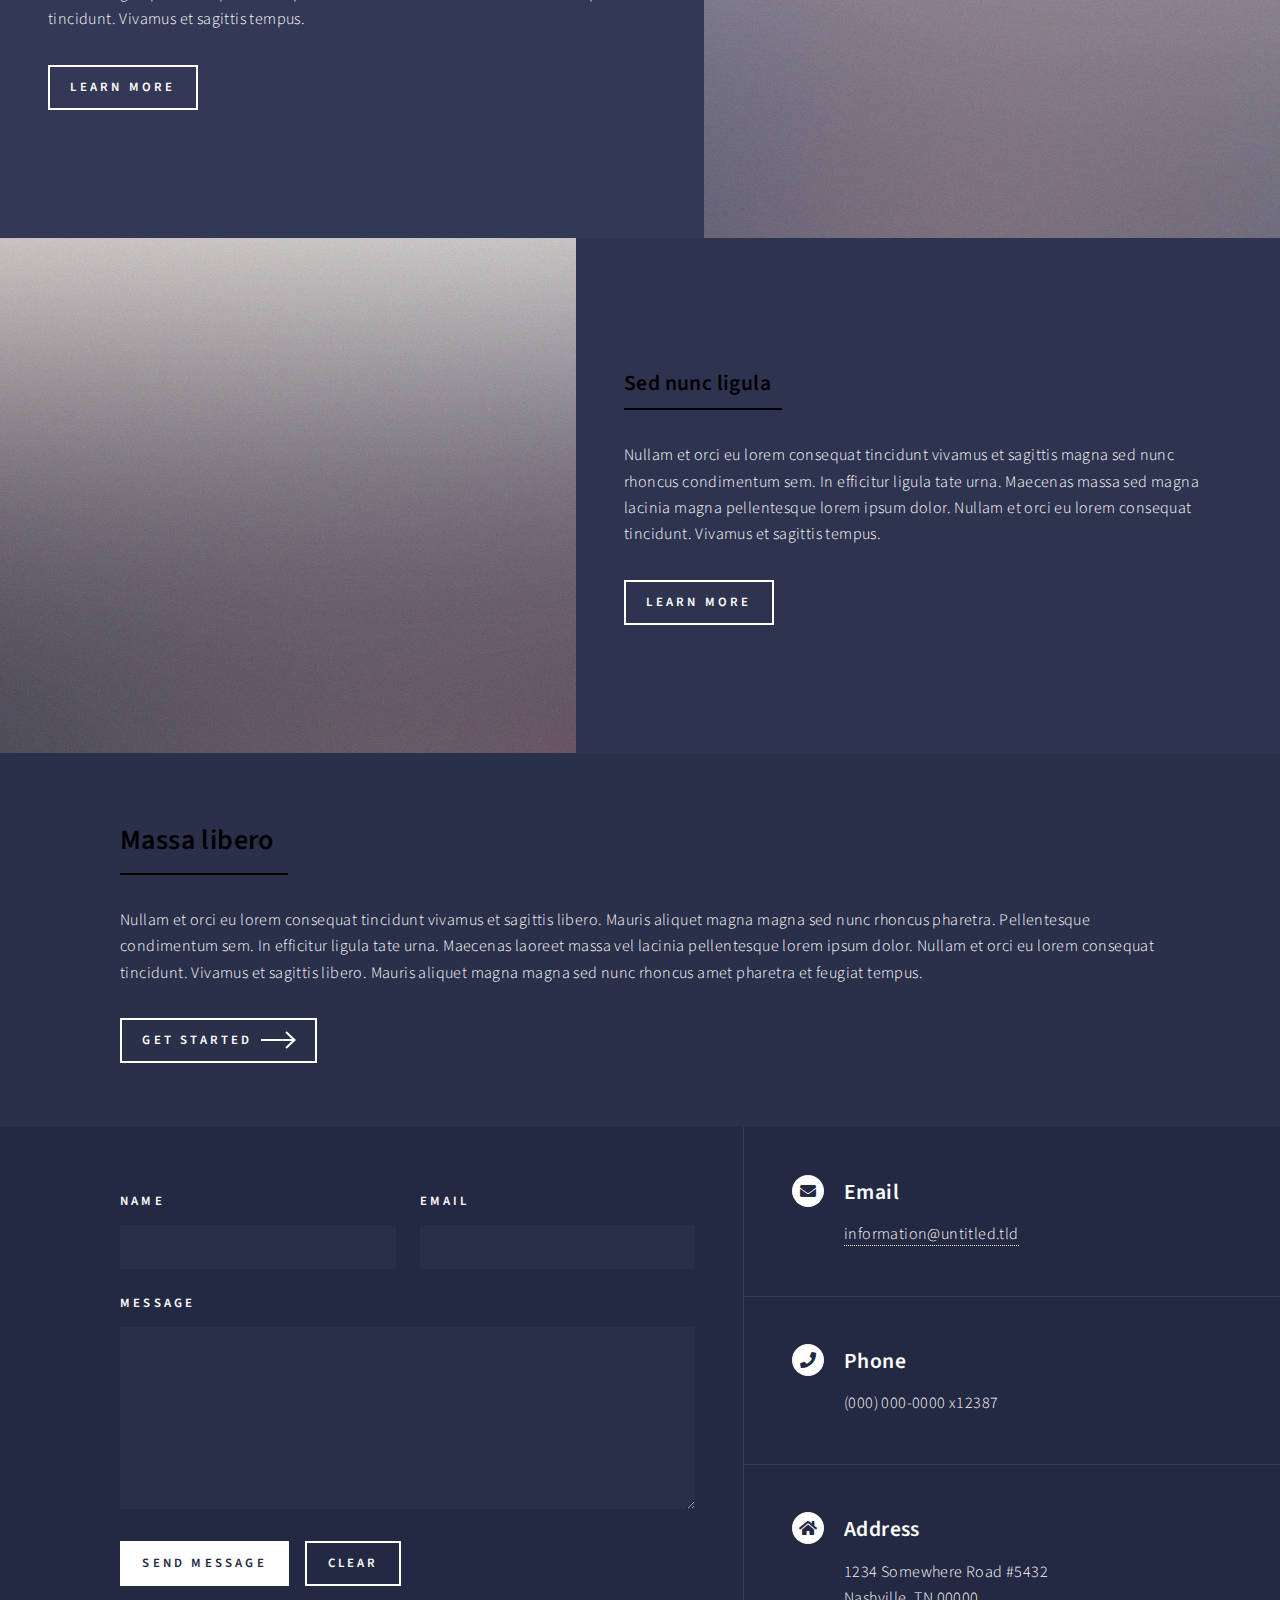
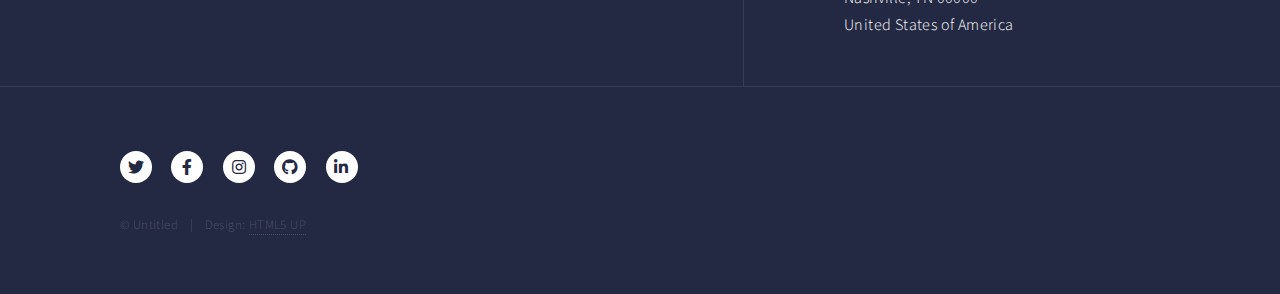
<file: 3st.html>
<!DOCTYPE HTML>
<!--
	Forty by HTML5 UP
	html5up.net | @ajlkn
	Free for personal and commercial use under the CCA 3.0 license (html5up.net/license)
-->
<html>
	<head>
		<title>Landing - Forty by HTML5 UP</title>
		<meta charset="utf-8" />
		<meta name="viewport" content="width=device-width, initial-scale=1, user-scalable=no" />
		<link rel="stylesheet" href="assets/css/main.css" />
		<noscript><link rel="stylesheet" href="assets/css/noscript.css" /></noscript>
	</head>
	<body class="is-preload">

		<!-- Wrapper -->
			<div id="wrapper">

				<!-- Header -->
				<!-- Note: The "styleN" class below should match that of the banner element. -->
					<header id="header" class="alt style2">
						<a href="index.html" class="logo"><strong>Forty</strong> <span>by HTML5 UP</span></a>
						<nav>
							<a href="#menu">Menu</a>
						</nav>
					</header>

				<!-- Menu -->
					<nav id="menu">
						<ul class="links">
							<li><a href="index.html">Home</a></li>
							<li><a href="landing.html">Landing</a></li>
							<li><a href="generic.html">Generic</a></li>
							<li><a href="elements.html">Elements</a></li>
						</ul>
						<ul class="actions stacked">
							<li><a href="#" class="button primary fit">Get Started</a></li>
							<li><a href="#" class="button fit">Log In</a></li>
						</ul>
					</nav>

				<!-- Banner -->
				<!-- Note: The "styleN" class below should match that of the header element. -->
					<section id="banner" class="style2">
						<div class="inner">
							<span class="image">
								<img src="images/pic07.jpg" alt="" />
							</span>
							<header class="major">
								<h1>3차 프로젝트</h1>
							</header>
							<div class="content">
								<p>Lorem ipsum dolor sit amet nullam consequat<br />
								sed veroeros. tempus adipiscing nulla.</p>
							</div>
						</div>
					</section>

				<!-- Main -->
					<div id="main">

						<!-- One -->
							<section id="one">
								<div class="inner">
									<header class="major">
										<h2>Sed amet aliquam</h2>
									</header>
									<p>Nullam et orci eu lorem consequat tincidunt vivamus et sagittis magna sed nunc rhoncus condimentum sem. In efficitur ligula tate urna. Maecenas massa vel lacinia pellentesque lorem ipsum dolor. Nullam et orci eu lorem consequat tincidunt. Vivamus et sagittis libero. Nullam et orci eu lorem consequat tincidunt vivamus et sagittis magna sed nunc rhoncus condimentum sem. In efficitur ligula tate urna.</p>
								</div>
							</section>

						<!-- Two -->
							<section id="two" class="spotlights">
								<section>
									<a href="generic.html" class="image">
										<img src="images/pic08.jpg" alt="" data-position="center center" />
									</a>
									<div class="content">
										<div class="inner">
											<header class="major">
												<h3>Orci maecenas</h3>
											</header>
											<p>Nullam et orci eu lorem consequat tincidunt vivamus et sagittis magna sed nunc rhoncus condimentum sem. In efficitur ligula tate urna. Maecenas massa sed magna lacinia magna pellentesque lorem ipsum dolor. Nullam et orci eu lorem consequat tincidunt. Vivamus et sagittis tempus.</p>
											<ul class="actions">
												<li><a href="generic.html" class="button">Learn more</a></li>
											</ul>
										</div>
									</div>
								</section>
								<section>
									<a href="generic.html" class="image">
										<img src="images/pic09.jpg" alt="" data-position="top center" />
									</a>
									<div class="content">
										<div class="inner">
											<header class="major">
												<h3>Rhoncus magna</h3>
											</header>
											<p>Nullam et orci eu lorem consequat tincidunt vivamus et sagittis magna sed nunc rhoncus condimentum sem. In efficitur ligula tate urna. Maecenas massa sed magna lacinia magna pellentesque lorem ipsum dolor. Nullam et orci eu lorem consequat tincidunt. Vivamus et sagittis tempus.</p>
											<ul class="actions">
												<li><a href="generic.html" class="button">Learn more</a></li>
											</ul>
										</div>
									</div>
								</section>
								<section>
									<a href="generic.html" class="image">
										<img src="images/pic10.jpg" alt="" data-position="25% 25%" />
									</a>
									<div class="content">
										<div class="inner">
											<header class="major">
												<h3>Sed nunc ligula</h3>
											</header>
											<p>Nullam et orci eu lorem consequat tincidunt vivamus et sagittis magna sed nunc rhoncus condimentum sem. In efficitur ligula tate urna. Maecenas massa sed magna lacinia magna pellentesque lorem ipsum dolor. Nullam et orci eu lorem consequat tincidunt. Vivamus et sagittis tempus.</p>
											<ul class="actions">
												<li><a href="generic.html" class="button">Learn more</a></li>
											</ul>
										</div>
									</div>
								</section>
							</section>

						<!-- Three -->
							<section id="three">
								<div class="inner">
									<header class="major">
										<h2>Massa libero</h2>
									</header>
									<p>Nullam et orci eu lorem consequat tincidunt vivamus et sagittis libero. Mauris aliquet magna magna sed nunc rhoncus pharetra. Pellentesque condimentum sem. In efficitur ligula tate urna. Maecenas laoreet massa vel lacinia pellentesque lorem ipsum dolor. Nullam et orci eu lorem consequat tincidunt. Vivamus et sagittis libero. Mauris aliquet magna magna sed nunc rhoncus amet pharetra et feugiat tempus.</p>
									<ul class="actions">
										<li><a href="generic.html" class="button next">Get Started</a></li>
									</ul>
								</div>
							</section>

					</div>

				<!-- Contact -->
					<section id="contact">
						<div class="inner">
							<section>
								<form method="post" action="#">
									<div class="fields">
										<div class="field half">
											<label for="name">Name</label>
											<input type="text" name="name" id="name" />
										</div>
										<div class="field half">
											<label for="email">Email</label>
											<input type="text" name="email" id="email" />
										</div>
										<div class="field">
											<label for="message">Message</label>
											<textarea name="message" id="message" rows="6"></textarea>
										</div>
									</div>
									<ul class="actions">
										<li><input type="submit" value="Send Message" class="primary" /></li>
										<li><input type="reset" value="Clear" /></li>
									</ul>
								</form>
							</section>
							<section class="split">
								<section>
									<div class="contact-method">
										<span class="icon solid alt fa-envelope"></span>
										<h3>Email</h3>
										<a href="#">information@untitled.tld</a>
									</div>
								</section>
								<section>
									<div class="contact-method">
										<span class="icon solid alt fa-phone"></span>
										<h3>Phone</h3>
										<span>(000) 000-0000 x12387</span>
									</div>
								</section>
								<section>
									<div class="contact-method">
										<span class="icon solid alt fa-home"></span>
										<h3>Address</h3>
										<span>1234 Somewhere Road #5432<br />
										Nashville, TN 00000<br />
										United States of America</span>
									</div>
								</section>
							</section>
						</div>
					</section>

				<!-- Footer -->
					<footer id="footer">
						<div class="inner">
							<ul class="icons">
								<li><a href="#" class="icon brands alt fa-twitter"><span class="label">Twitter</span></a></li>
								<li><a href="#" class="icon brands alt fa-facebook-f"><span class="label">Facebook</span></a></li>
								<li><a href="#" class="icon brands alt fa-instagram"><span class="label">Instagram</span></a></li>
								<li><a href="#" class="icon brands alt fa-github"><span class="label">GitHub</span></a></li>
								<li><a href="#" class="icon brands alt fa-linkedin-in"><span class="label">LinkedIn</span></a></li>
							</ul>
							<ul class="copyright">
								<li>&copy; Untitled</li><li>Design: <a href="https://html5up.net">HTML5 UP</a></li>
							</ul>
						</div>
					</footer>

			</div>

		<!-- Scripts -->
			<script src="assets/js/jquery.min.js"></script>
			<script src="assets/js/jquery.scrolly.min.js"></script>
			<script src="assets/js/jquery.scrollex.min.js"></script>
			<script src="assets/js/browser.min.js"></script>
			<script src="assets/js/breakpoints.min.js"></script>
			<script src="assets/js/util.js"></script>
			<script src="assets/js/main.js"></script>

	</body>
</html>
</file>
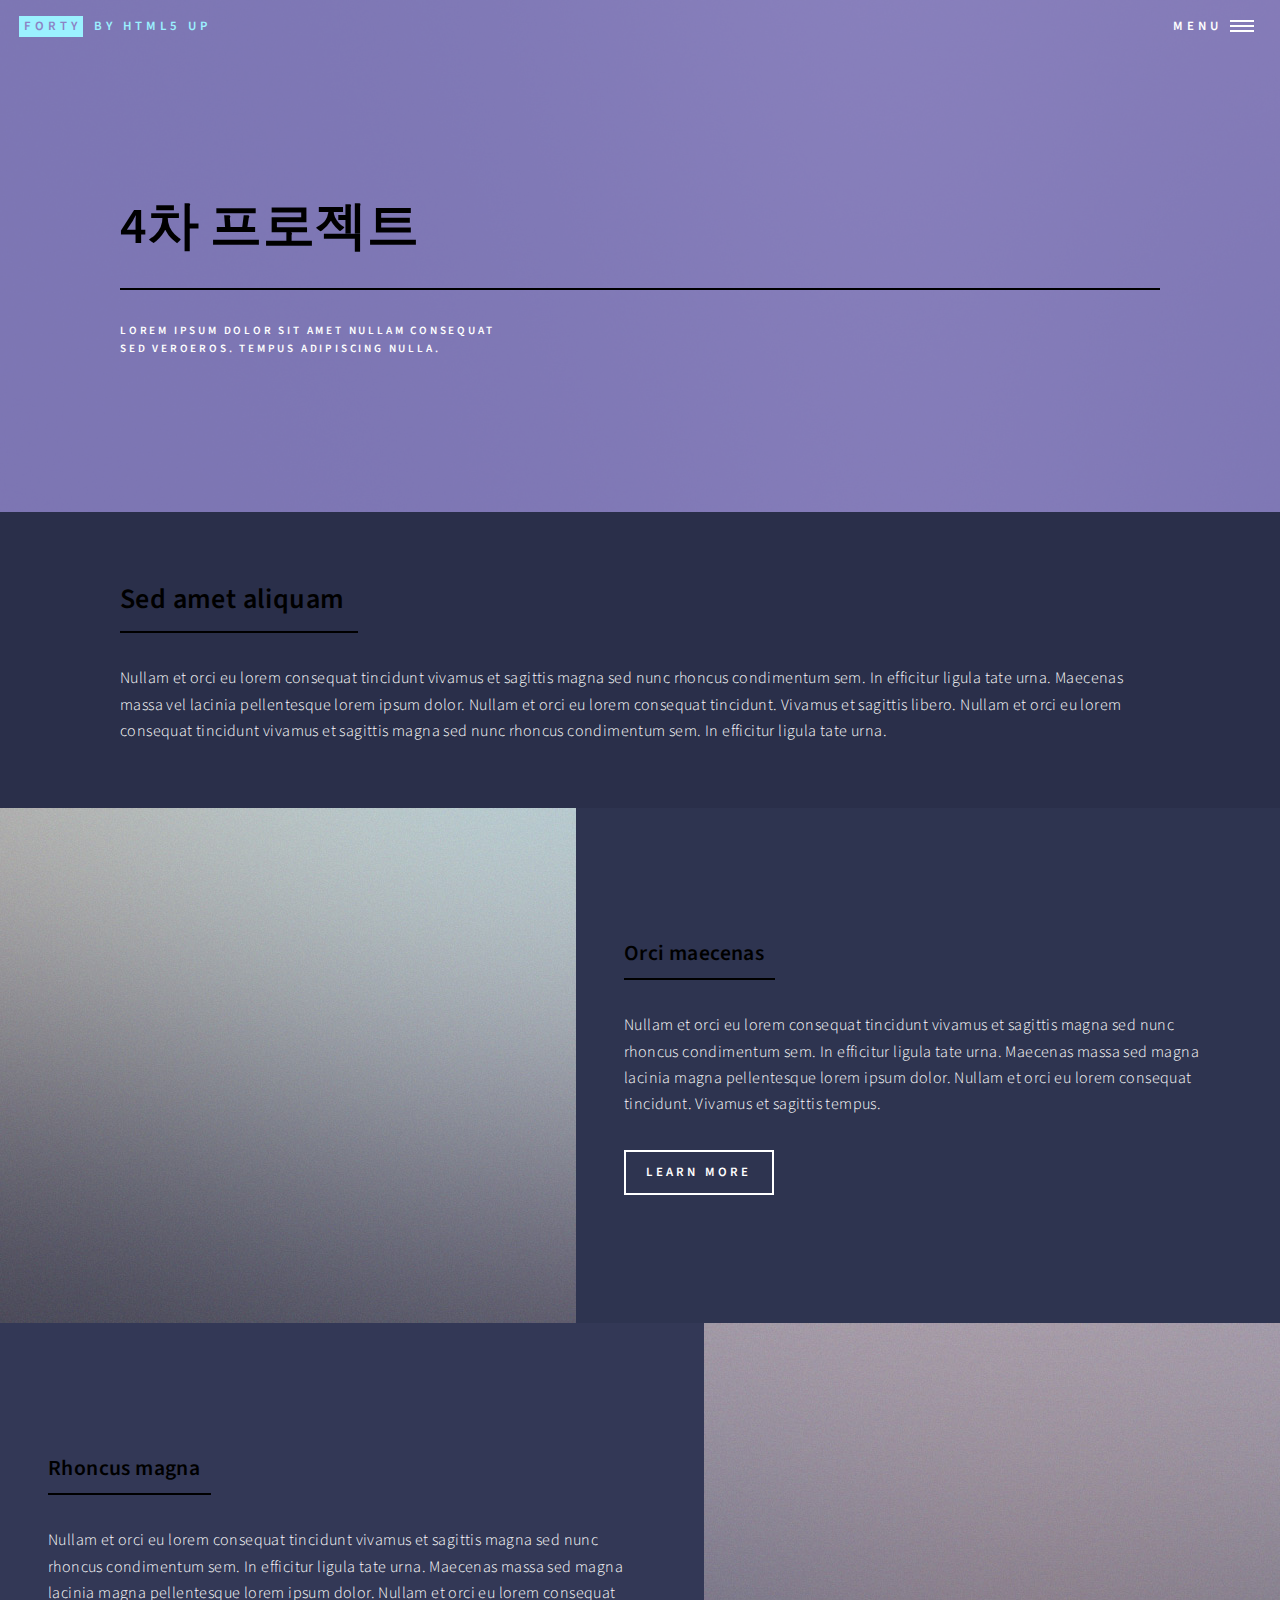
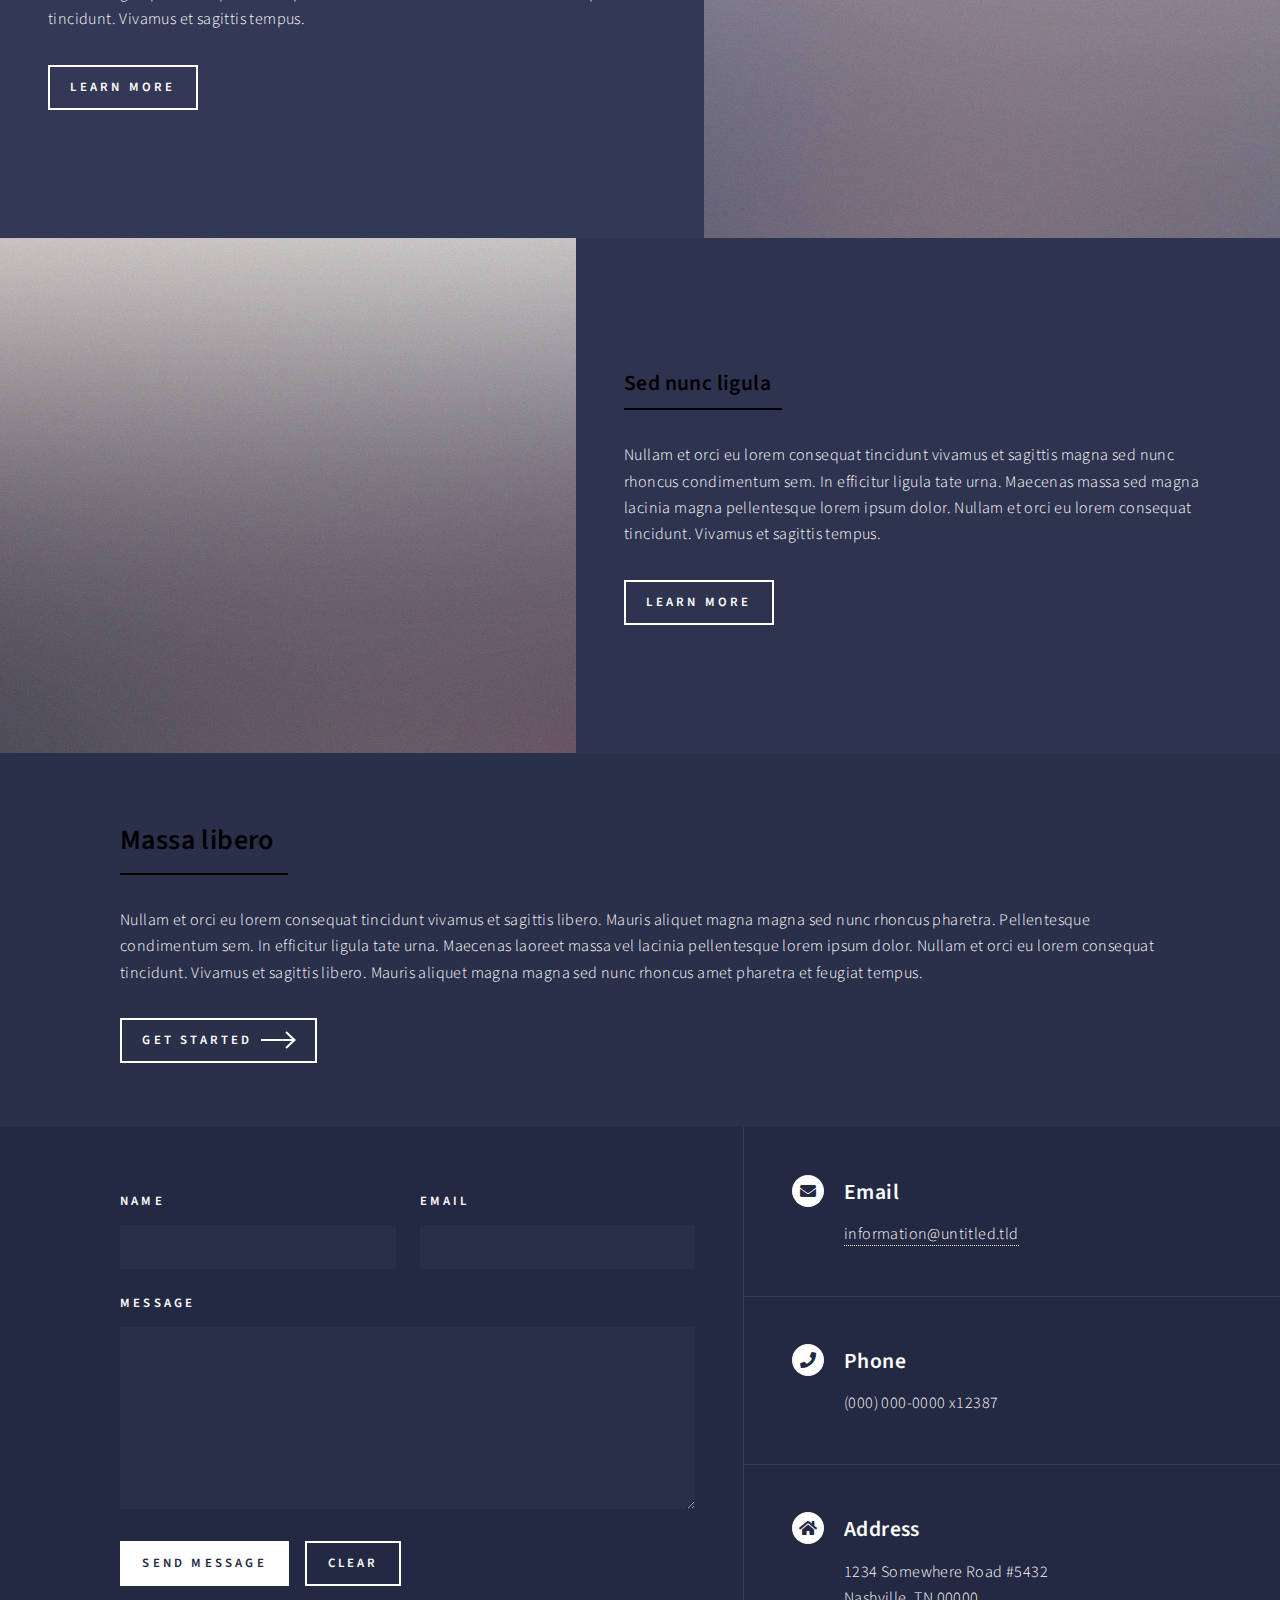
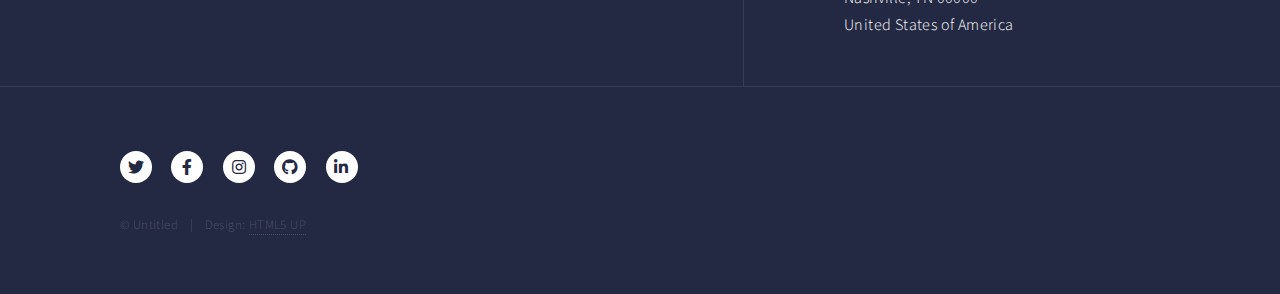
<file: 4st.html>
<!DOCTYPE HTML>
<!--
	Forty by HTML5 UP
	html5up.net | @ajlkn
	Free for personal and commercial use under the CCA 3.0 license (html5up.net/license)
-->
<html>
	<head>
		<title>Landing - Forty by HTML5 UP</title>
		<meta charset="utf-8" />
		<meta name="viewport" content="width=device-width, initial-scale=1, user-scalable=no" />
		<link rel="stylesheet" href="assets/css/main.css" />
		<noscript><link rel="stylesheet" href="assets/css/noscript.css" /></noscript>
	</head>
	<body class="is-preload">

		<!-- Wrapper -->
			<div id="wrapper">

				<!-- Header -->
				<!-- Note: The "styleN" class below should match that of the banner element. -->
					<header id="header" class="alt style2">
						<a href="index.html" class="logo"><strong>Forty</strong> <span>by HTML5 UP</span></a>
						<nav>
							<a href="#menu">Menu</a>
						</nav>
					</header>

				<!-- Menu -->
					<nav id="menu">
						<ul class="links">
							<li><a href="index.html">Home</a></li>
							<li><a href="landing.html">Landing</a></li>
							<li><a href="generic.html">Generic</a></li>
							<li><a href="elements.html">Elements</a></li>
						</ul>
						<ul class="actions stacked">
							<li><a href="#" class="button primary fit">Get Started</a></li>
							<li><a href="#" class="button fit">Log In</a></li>
						</ul>
					</nav>

				<!-- Banner -->
				<!-- Note: The "styleN" class below should match that of the header element. -->
					<section id="banner" class="style2">
						<div class="inner">
							<span class="image">
								<img src="images/pic07.jpg" alt="" />
							</span>
							<header class="major">
								<h1>4차 프로젝트</h1>
							</header>
							<div class="content">
								<p>Lorem ipsum dolor sit amet nullam consequat<br />
								sed veroeros. tempus adipiscing nulla.</p>
							</div>
						</div>
					</section>

				<!-- Main -->
					<div id="main">

						<!-- One -->
							<section id="one">
								<div class="inner">
									<header class="major">
										<h2>Sed amet aliquam</h2>
									</header>
									<p>Nullam et orci eu lorem consequat tincidunt vivamus et sagittis magna sed nunc rhoncus condimentum sem. In efficitur ligula tate urna. Maecenas massa vel lacinia pellentesque lorem ipsum dolor. Nullam et orci eu lorem consequat tincidunt. Vivamus et sagittis libero. Nullam et orci eu lorem consequat tincidunt vivamus et sagittis magna sed nunc rhoncus condimentum sem. In efficitur ligula tate urna.</p>
								</div>
							</section>

						<!-- Two -->
							<section id="two" class="spotlights">
								<section>
									<a href="generic.html" class="image">
										<img src="images/pic08.jpg" alt="" data-position="center center" />
									</a>
									<div class="content">
										<div class="inner">
											<header class="major">
												<h3>Orci maecenas</h3>
											</header>
											<p>Nullam et orci eu lorem consequat tincidunt vivamus et sagittis magna sed nunc rhoncus condimentum sem. In efficitur ligula tate urna. Maecenas massa sed magna lacinia magna pellentesque lorem ipsum dolor. Nullam et orci eu lorem consequat tincidunt. Vivamus et sagittis tempus.</p>
											<ul class="actions">
												<li><a href="generic.html" class="button">Learn more</a></li>
											</ul>
										</div>
									</div>
								</section>
								<section>
									<a href="generic.html" class="image">
										<img src="images/pic09.jpg" alt="" data-position="top center" />
									</a>
									<div class="content">
										<div class="inner">
											<header class="major">
												<h3>Rhoncus magna</h3>
											</header>
											<p>Nullam et orci eu lorem consequat tincidunt vivamus et sagittis magna sed nunc rhoncus condimentum sem. In efficitur ligula tate urna. Maecenas massa sed magna lacinia magna pellentesque lorem ipsum dolor. Nullam et orci eu lorem consequat tincidunt. Vivamus et sagittis tempus.</p>
											<ul class="actions">
												<li><a href="generic.html" class="button">Learn more</a></li>
											</ul>
										</div>
									</div>
								</section>
								<section>
									<a href="generic.html" class="image">
										<img src="images/pic10.jpg" alt="" data-position="25% 25%" />
									</a>
									<div class="content">
										<div class="inner">
											<header class="major">
												<h3>Sed nunc ligula</h3>
											</header>
											<p>Nullam et orci eu lorem consequat tincidunt vivamus et sagittis magna sed nunc rhoncus condimentum sem. In efficitur ligula tate urna. Maecenas massa sed magna lacinia magna pellentesque lorem ipsum dolor. Nullam et orci eu lorem consequat tincidunt. Vivamus et sagittis tempus.</p>
											<ul class="actions">
												<li><a href="generic.html" class="button">Learn more</a></li>
											</ul>
										</div>
									</div>
								</section>
							</section>

						<!-- Three -->
							<section id="three">
								<div class="inner">
									<header class="major">
										<h2>Massa libero</h2>
									</header>
									<p>Nullam et orci eu lorem consequat tincidunt vivamus et sagittis libero. Mauris aliquet magna magna sed nunc rhoncus pharetra. Pellentesque condimentum sem. In efficitur ligula tate urna. Maecenas laoreet massa vel lacinia pellentesque lorem ipsum dolor. Nullam et orci eu lorem consequat tincidunt. Vivamus et sagittis libero. Mauris aliquet magna magna sed nunc rhoncus amet pharetra et feugiat tempus.</p>
									<ul class="actions">
										<li><a href="generic.html" class="button next">Get Started</a></li>
									</ul>
								</div>
							</section>

					</div>

				<!-- Contact -->
					<section id="contact">
						<div class="inner">
							<section>
								<form method="post" action="#">
									<div class="fields">
										<div class="field half">
											<label for="name">Name</label>
											<input type="text" name="name" id="name" />
										</div>
										<div class="field half">
											<label for="email">Email</label>
											<input type="text" name="email" id="email" />
										</div>
										<div class="field">
											<label for="message">Message</label>
											<textarea name="message" id="message" rows="6"></textarea>
										</div>
									</div>
									<ul class="actions">
										<li><input type="submit" value="Send Message" class="primary" /></li>
										<li><input type="reset" value="Clear" /></li>
									</ul>
								</form>
							</section>
							<section class="split">
								<section>
									<div class="contact-method">
										<span class="icon solid alt fa-envelope"></span>
										<h3>Email</h3>
										<a href="#">information@untitled.tld</a>
									</div>
								</section>
								<section>
									<div class="contact-method">
										<span class="icon solid alt fa-phone"></span>
										<h3>Phone</h3>
										<span>(000) 000-0000 x12387</span>
									</div>
								</section>
								<section>
									<div class="contact-method">
										<span class="icon solid alt fa-home"></span>
										<h3>Address</h3>
										<span>1234 Somewhere Road #5432<br />
										Nashville, TN 00000<br />
										United States of America</span>
									</div>
								</section>
							</section>
						</div>
					</section>

				<!-- Footer -->
					<footer id="footer">
						<div class="inner">
							<ul class="icons">
								<li><a href="#" class="icon brands alt fa-twitter"><span class="label">Twitter</span></a></li>
								<li><a href="#" class="icon brands alt fa-facebook-f"><span class="label">Facebook</span></a></li>
								<li><a href="#" class="icon brands alt fa-instagram"><span class="label">Instagram</span></a></li>
								<li><a href="#" class="icon brands alt fa-github"><span class="label">GitHub</span></a></li>
								<li><a href="#" class="icon brands alt fa-linkedin-in"><span class="label">LinkedIn</span></a></li>
							</ul>
							<ul class="copyright">
								<li>&copy; Untitled</li><li>Design: <a href="https://html5up.net">HTML5 UP</a></li>
							</ul>
						</div>
					</footer>

			</div>

		<!-- Scripts -->
			<script src="assets/js/jquery.min.js"></script>
			<script src="assets/js/jquery.scrolly.min.js"></script>
			<script src="assets/js/jquery.scrollex.min.js"></script>
			<script src="assets/js/browser.min.js"></script>
			<script src="assets/js/breakpoints.min.js"></script>
			<script src="assets/js/util.js"></script>
			<script src="assets/js/main.js"></script>

	</body>
</html>
</file>
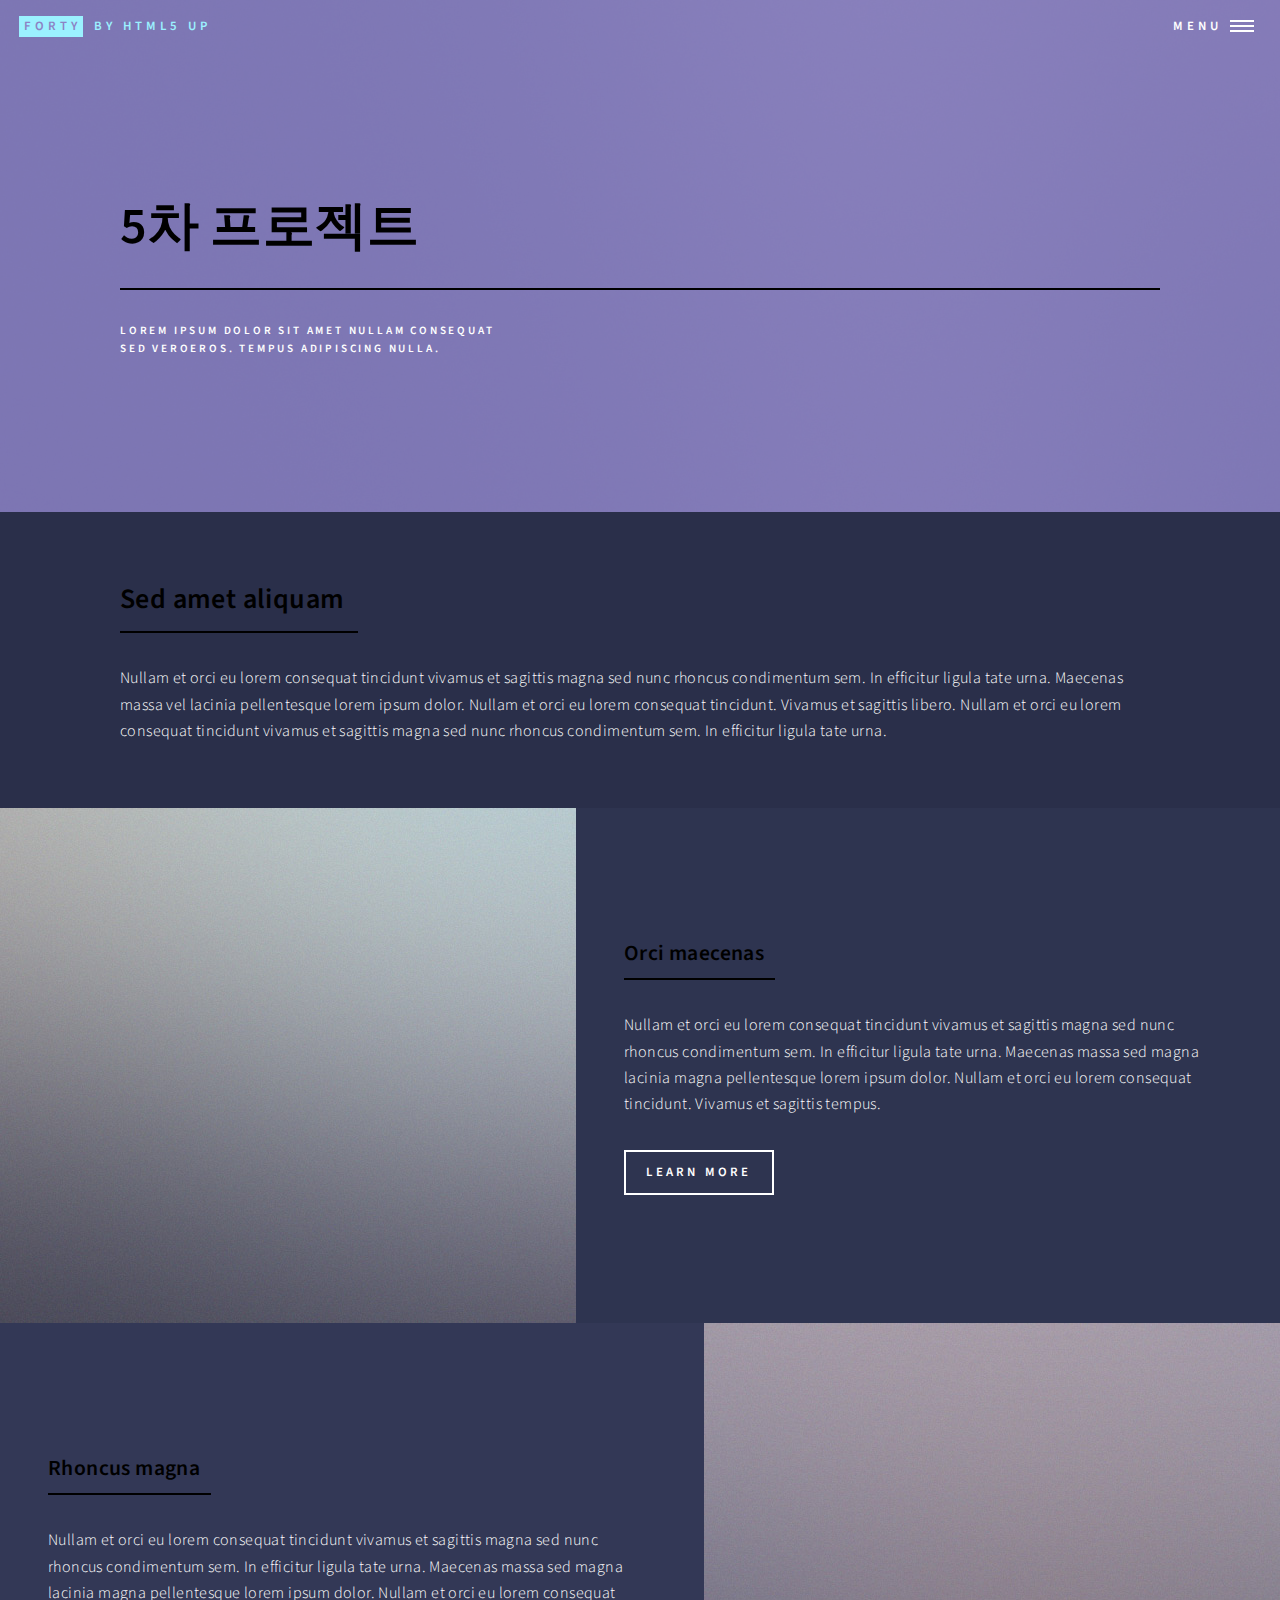
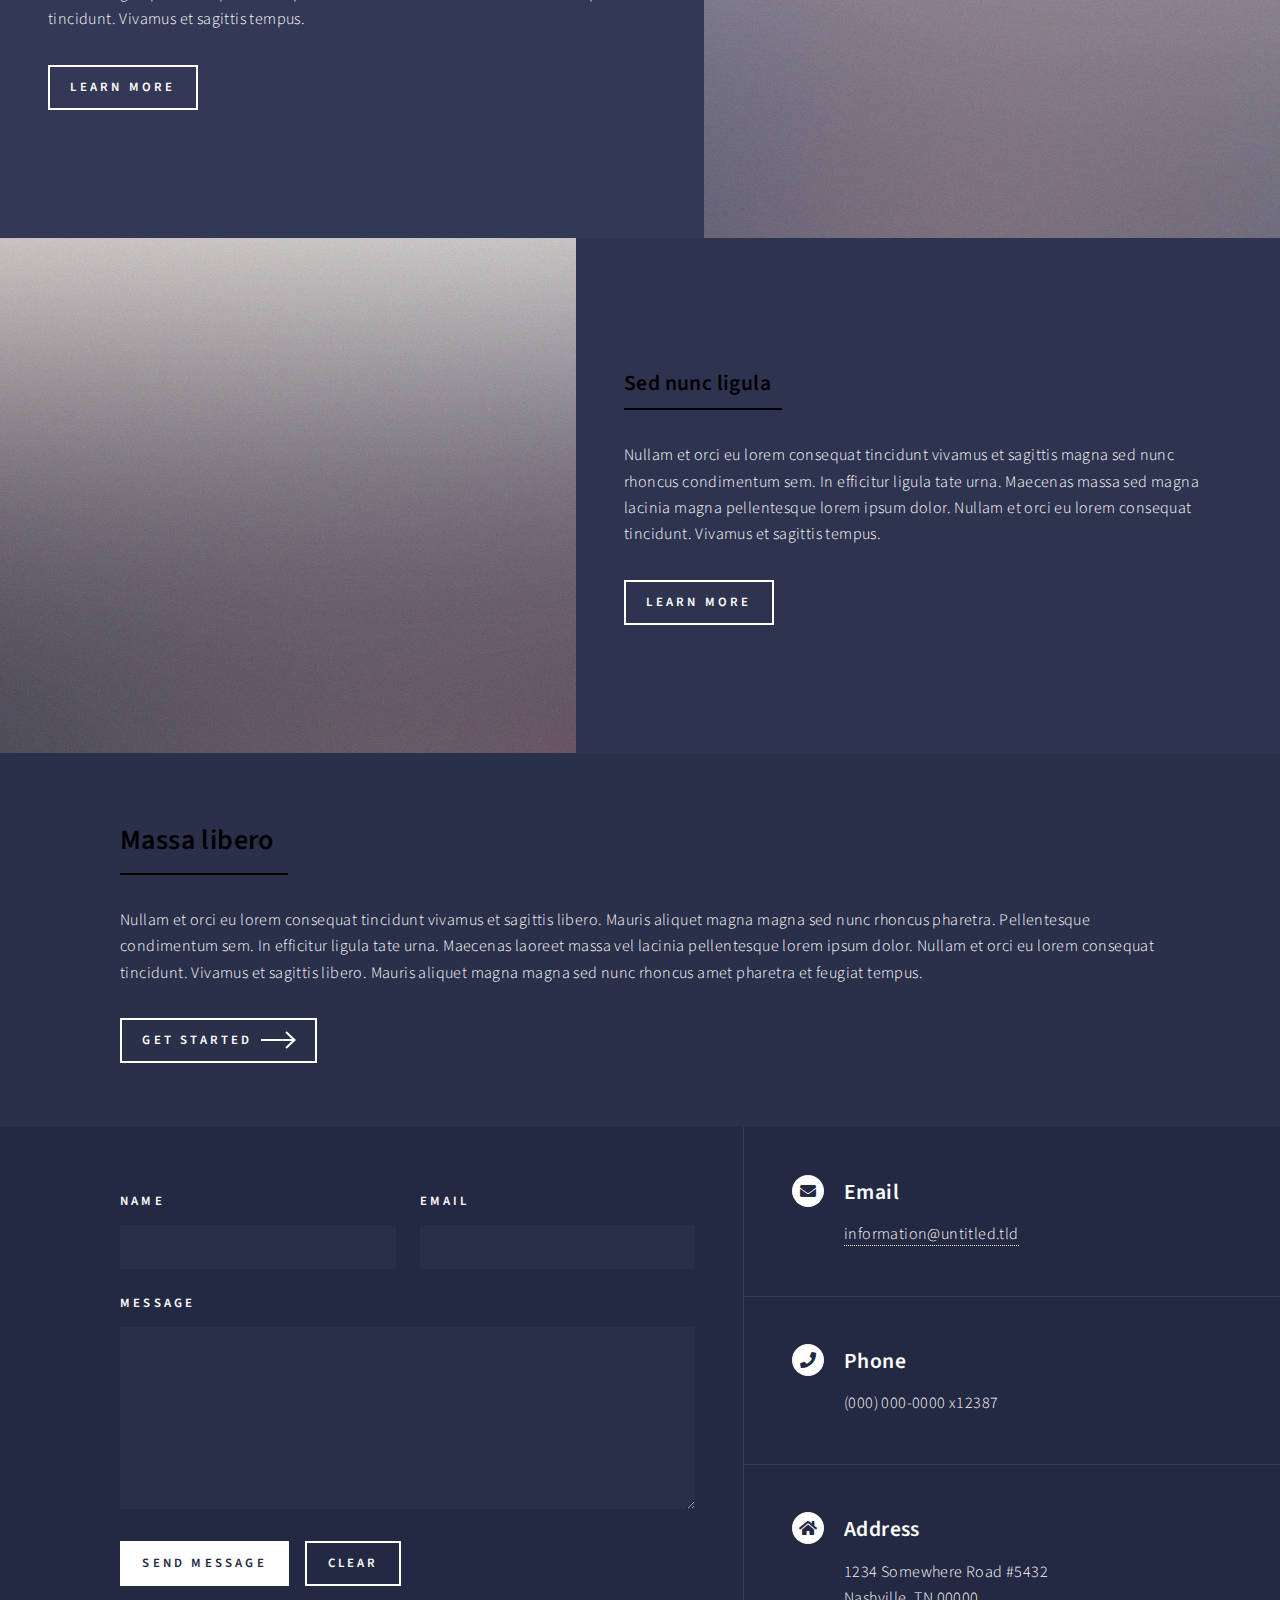
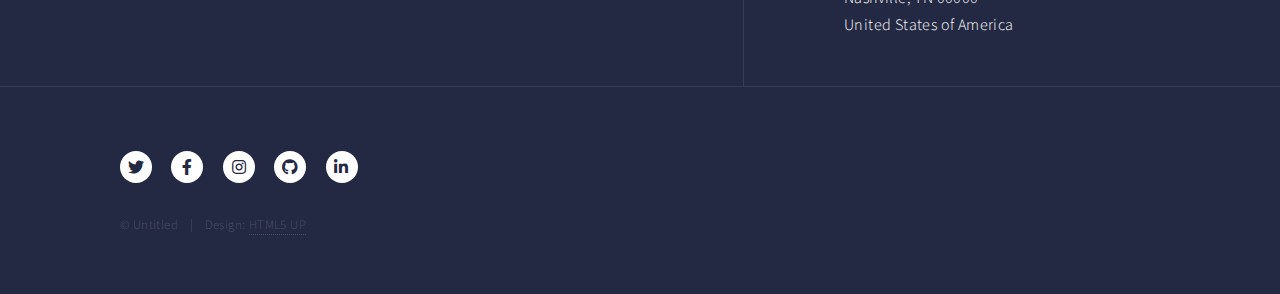
<file: 5st.html>
<!DOCTYPE HTML>
<!--
	Forty by HTML5 UP
	html5up.net | @ajlkn
	Free for personal and commercial use under the CCA 3.0 license (html5up.net/license)
-->
<html>
	<head>
		<title>Landing - Forty by HTML5 UP</title>
		<meta charset="utf-8" />
		<meta name="viewport" content="width=device-width, initial-scale=1, user-scalable=no" />
		<link rel="stylesheet" href="assets/css/main.css" />
		<noscript><link rel="stylesheet" href="assets/css/noscript.css" /></noscript>
	</head>
	<body class="is-preload">

		<!-- Wrapper -->
			<div id="wrapper">

				<!-- Header -->
				<!-- Note: The "styleN" class below should match that of the banner element. -->
					<header id="header" class="alt style2">
						<a href="index.html" class="logo"><strong>Forty</strong> <span>by HTML5 UP</span></a>
						<nav>
							<a href="#menu">Menu</a>
						</nav>
					</header>

				<!-- Menu -->
					<nav id="menu">
						<ul class="links">
							<li><a href="index.html">Home</a></li>
							<li><a href="landing.html">Landing</a></li>
							<li><a href="generic.html">Generic</a></li>
							<li><a href="elements.html">Elements</a></li>
						</ul>
						<ul class="actions stacked">
							<li><a href="#" class="button primary fit">Get Started</a></li>
							<li><a href="#" class="button fit">Log In</a></li>
						</ul>
					</nav>

				<!-- Banner -->
				<!-- Note: The "styleN" class below should match that of the header element. -->
					<section id="banner" class="style2">
						<div class="inner">
							<span class="image">
								<img src="images/pic07.jpg" alt="" />
							</span>
							<header class="major">
								<h1>5차 프로젝트</h1>
							</header>
							<div class="content">
								<p>Lorem ipsum dolor sit amet nullam consequat<br />
								sed veroeros. tempus adipiscing nulla.</p>
							</div>
						</div>
					</section>

				<!-- Main -->
					<div id="main">

						<!-- One -->
							<section id="one">
								<div class="inner">
									<header class="major">
										<h2>Sed amet aliquam</h2>
									</header>
									<p>Nullam et orci eu lorem consequat tincidunt vivamus et sagittis magna sed nunc rhoncus condimentum sem. In efficitur ligula tate urna. Maecenas massa vel lacinia pellentesque lorem ipsum dolor. Nullam et orci eu lorem consequat tincidunt. Vivamus et sagittis libero. Nullam et orci eu lorem consequat tincidunt vivamus et sagittis magna sed nunc rhoncus condimentum sem. In efficitur ligula tate urna.</p>
								</div>
							</section>

						<!-- Two -->
							<section id="two" class="spotlights">
								<section>
									<a href="generic.html" class="image">
										<img src="images/pic08.jpg" alt="" data-position="center center" />
									</a>
									<div class="content">
										<div class="inner">
											<header class="major">
												<h3>Orci maecenas</h3>
											</header>
											<p>Nullam et orci eu lorem consequat tincidunt vivamus et sagittis magna sed nunc rhoncus condimentum sem. In efficitur ligula tate urna. Maecenas massa sed magna lacinia magna pellentesque lorem ipsum dolor. Nullam et orci eu lorem consequat tincidunt. Vivamus et sagittis tempus.</p>
											<ul class="actions">
												<li><a href="generic.html" class="button">Learn more</a></li>
											</ul>
										</div>
									</div>
								</section>
								<section>
									<a href="generic.html" class="image">
										<img src="images/pic09.jpg" alt="" data-position="top center" />
									</a>
									<div class="content">
										<div class="inner">
											<header class="major">
												<h3>Rhoncus magna</h3>
											</header>
											<p>Nullam et orci eu lorem consequat tincidunt vivamus et sagittis magna sed nunc rhoncus condimentum sem. In efficitur ligula tate urna. Maecenas massa sed magna lacinia magna pellentesque lorem ipsum dolor. Nullam et orci eu lorem consequat tincidunt. Vivamus et sagittis tempus.</p>
											<ul class="actions">
												<li><a href="generic.html" class="button">Learn more</a></li>
											</ul>
										</div>
									</div>
								</section>
								<section>
									<a href="generic.html" class="image">
										<img src="images/pic10.jpg" alt="" data-position="25% 25%" />
									</a>
									<div class="content">
										<div class="inner">
											<header class="major">
												<h3>Sed nunc ligula</h3>
											</header>
											<p>Nullam et orci eu lorem consequat tincidunt vivamus et sagittis magna sed nunc rhoncus condimentum sem. In efficitur ligula tate urna. Maecenas massa sed magna lacinia magna pellentesque lorem ipsum dolor. Nullam et orci eu lorem consequat tincidunt. Vivamus et sagittis tempus.</p>
											<ul class="actions">
												<li><a href="generic.html" class="button">Learn more</a></li>
											</ul>
										</div>
									</div>
								</section>
							</section>

						<!-- Three -->
							<section id="three">
								<div class="inner">
									<header class="major">
										<h2>Massa libero</h2>
									</header>
									<p>Nullam et orci eu lorem consequat tincidunt vivamus et sagittis libero. Mauris aliquet magna magna sed nunc rhoncus pharetra. Pellentesque condimentum sem. In efficitur ligula tate urna. Maecenas laoreet massa vel lacinia pellentesque lorem ipsum dolor. Nullam et orci eu lorem consequat tincidunt. Vivamus et sagittis libero. Mauris aliquet magna magna sed nunc rhoncus amet pharetra et feugiat tempus.</p>
									<ul class="actions">
										<li><a href="generic.html" class="button next">Get Started</a></li>
									</ul>
								</div>
							</section>

					</div>

				<!-- Contact -->
					<section id="contact">
						<div class="inner">
							<section>
								<form method="post" action="#">
									<div class="fields">
										<div class="field half">
											<label for="name">Name</label>
											<input type="text" name="name" id="name" />
										</div>
										<div class="field half">
											<label for="email">Email</label>
											<input type="text" name="email" id="email" />
										</div>
										<div class="field">
											<label for="message">Message</label>
											<textarea name="message" id="message" rows="6"></textarea>
										</div>
									</div>
									<ul class="actions">
										<li><input type="submit" value="Send Message" class="primary" /></li>
										<li><input type="reset" value="Clear" /></li>
									</ul>
								</form>
							</section>
							<section class="split">
								<section>
									<div class="contact-method">
										<span class="icon solid alt fa-envelope"></span>
										<h3>Email</h3>
										<a href="#">information@untitled.tld</a>
									</div>
								</section>
								<section>
									<div class="contact-method">
										<span class="icon solid alt fa-phone"></span>
										<h3>Phone</h3>
										<span>(000) 000-0000 x12387</span>
									</div>
								</section>
								<section>
									<div class="contact-method">
										<span class="icon solid alt fa-home"></span>
										<h3>Address</h3>
										<span>1234 Somewhere Road #5432<br />
										Nashville, TN 00000<br />
										United States of America</span>
									</div>
								</section>
							</section>
						</div>
					</section>

				<!-- Footer -->
					<footer id="footer">
						<div class="inner">
							<ul class="icons">
								<li><a href="#" class="icon brands alt fa-twitter"><span class="label">Twitter</span></a></li>
								<li><a href="#" class="icon brands alt fa-facebook-f"><span class="label">Facebook</span></a></li>
								<li><a href="#" class="icon brands alt fa-instagram"><span class="label">Instagram</span></a></li>
								<li><a href="#" class="icon brands alt fa-github"><span class="label">GitHub</span></a></li>
								<li><a href="#" class="icon brands alt fa-linkedin-in"><span class="label">LinkedIn</span></a></li>
							</ul>
							<ul class="copyright">
								<li>&copy; Untitled</li><li>Design: <a href="https://html5up.net">HTML5 UP</a></li>
							</ul>
						</div>
					</footer>

			</div>

		<!-- Scripts -->
			<script src="assets/js/jquery.min.js"></script>
			<script src="assets/js/jquery.scrolly.min.js"></script>
			<script src="assets/js/jquery.scrollex.min.js"></script>
			<script src="assets/js/browser.min.js"></script>
			<script src="assets/js/breakpoints.min.js"></script>
			<script src="assets/js/util.js"></script>
			<script src="assets/js/main.js"></script>

	</body>
</html>
</file>
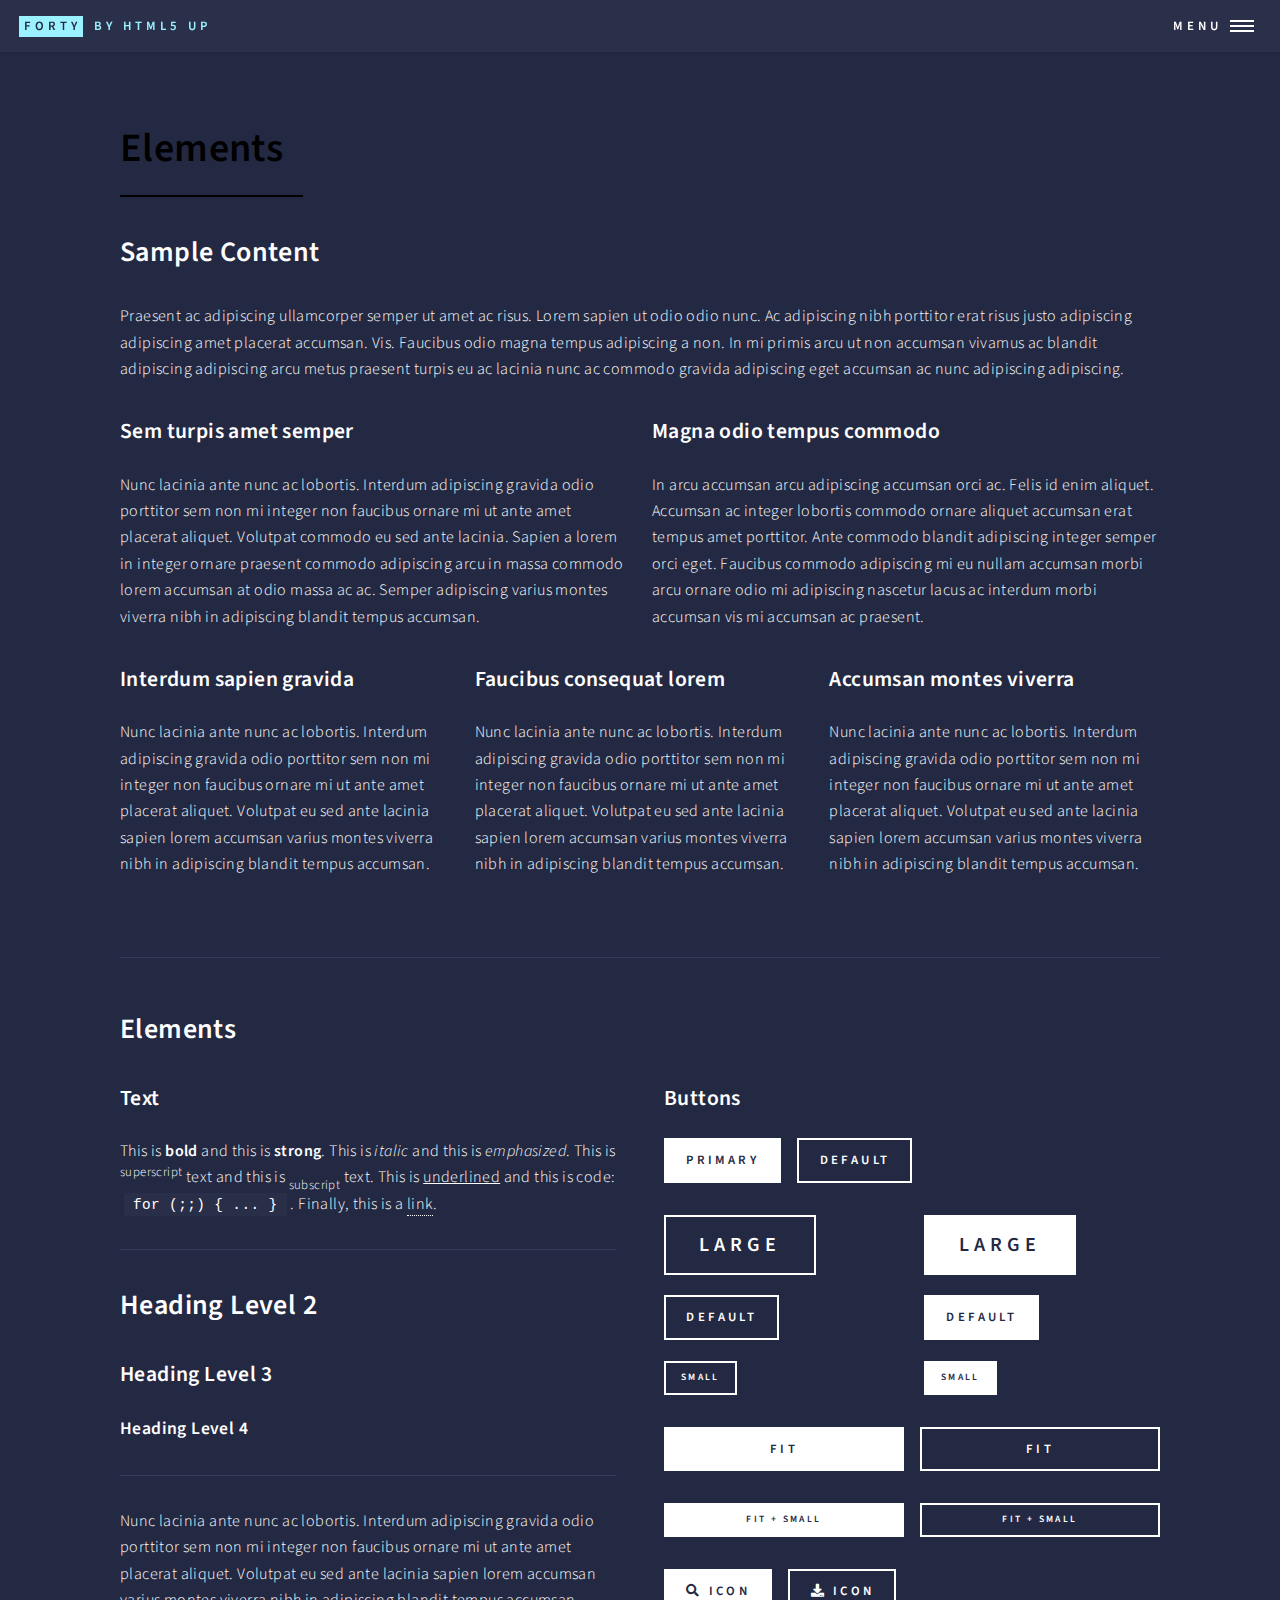
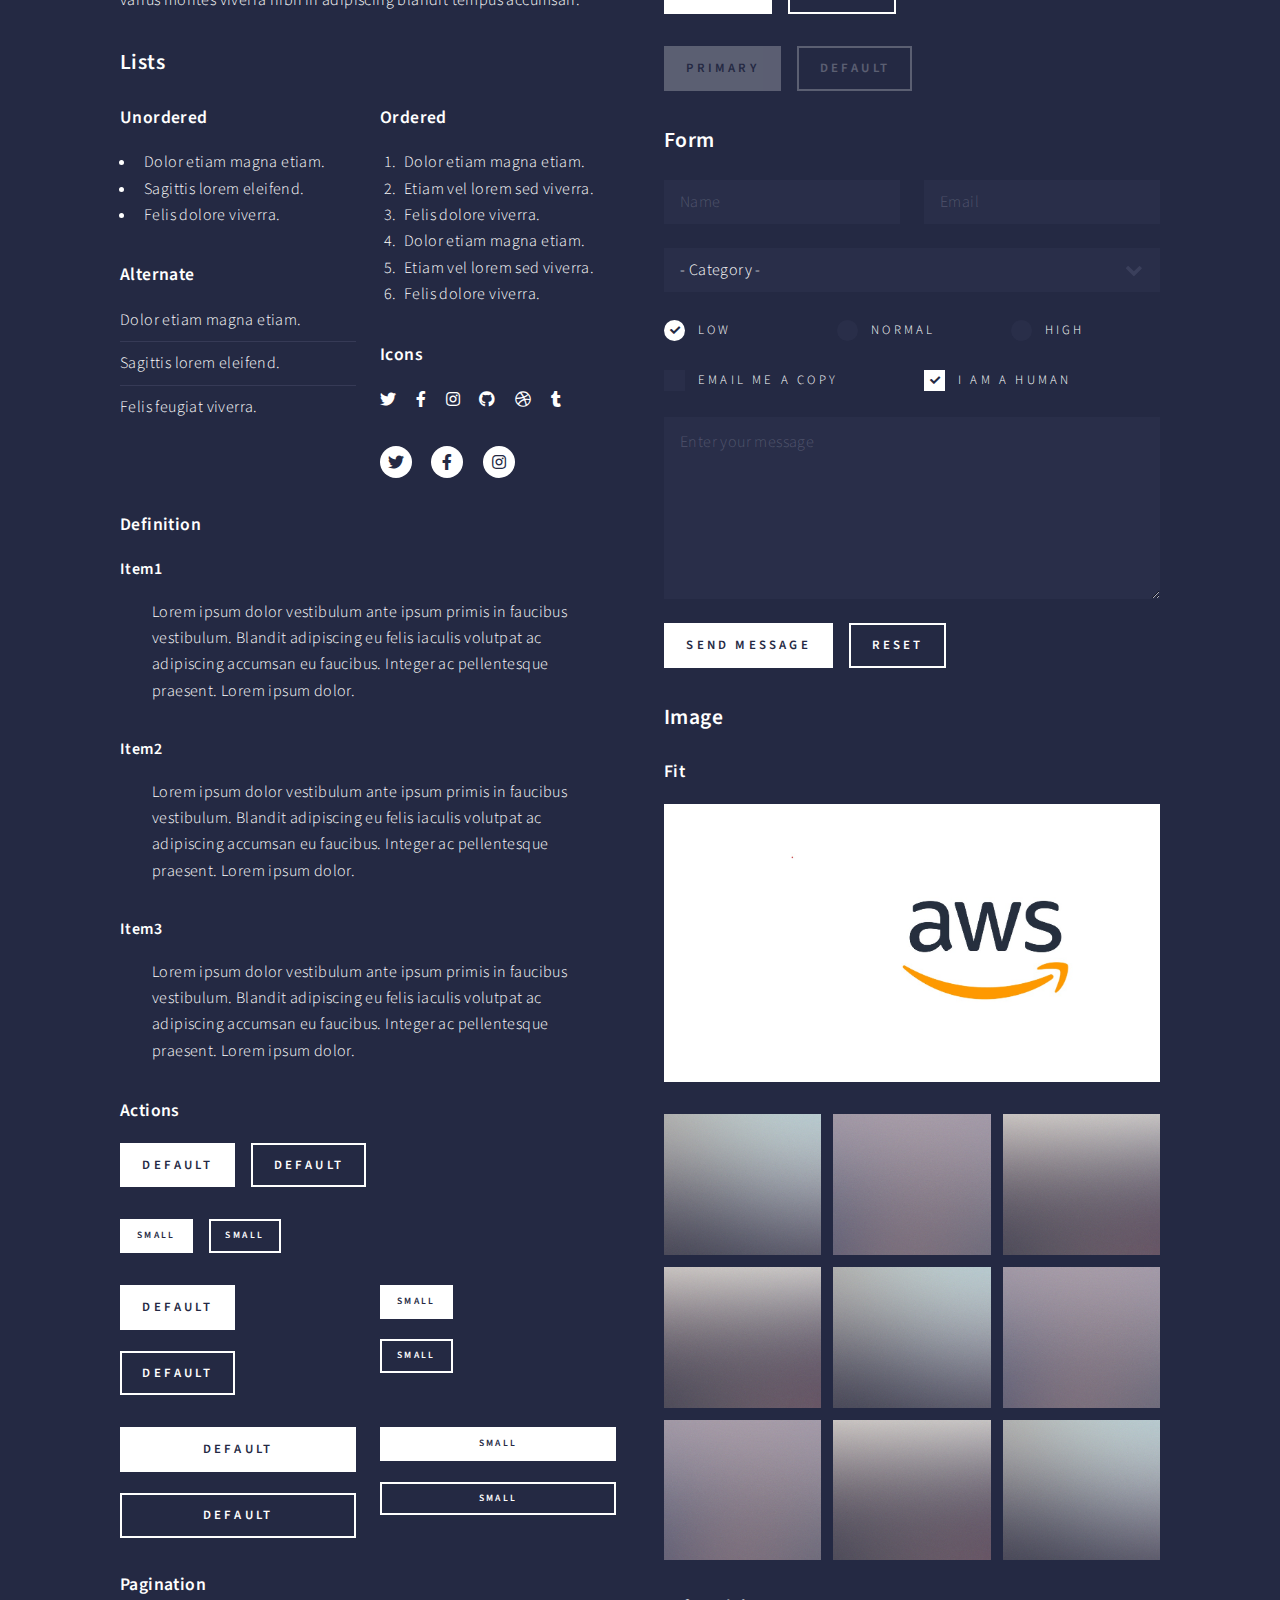
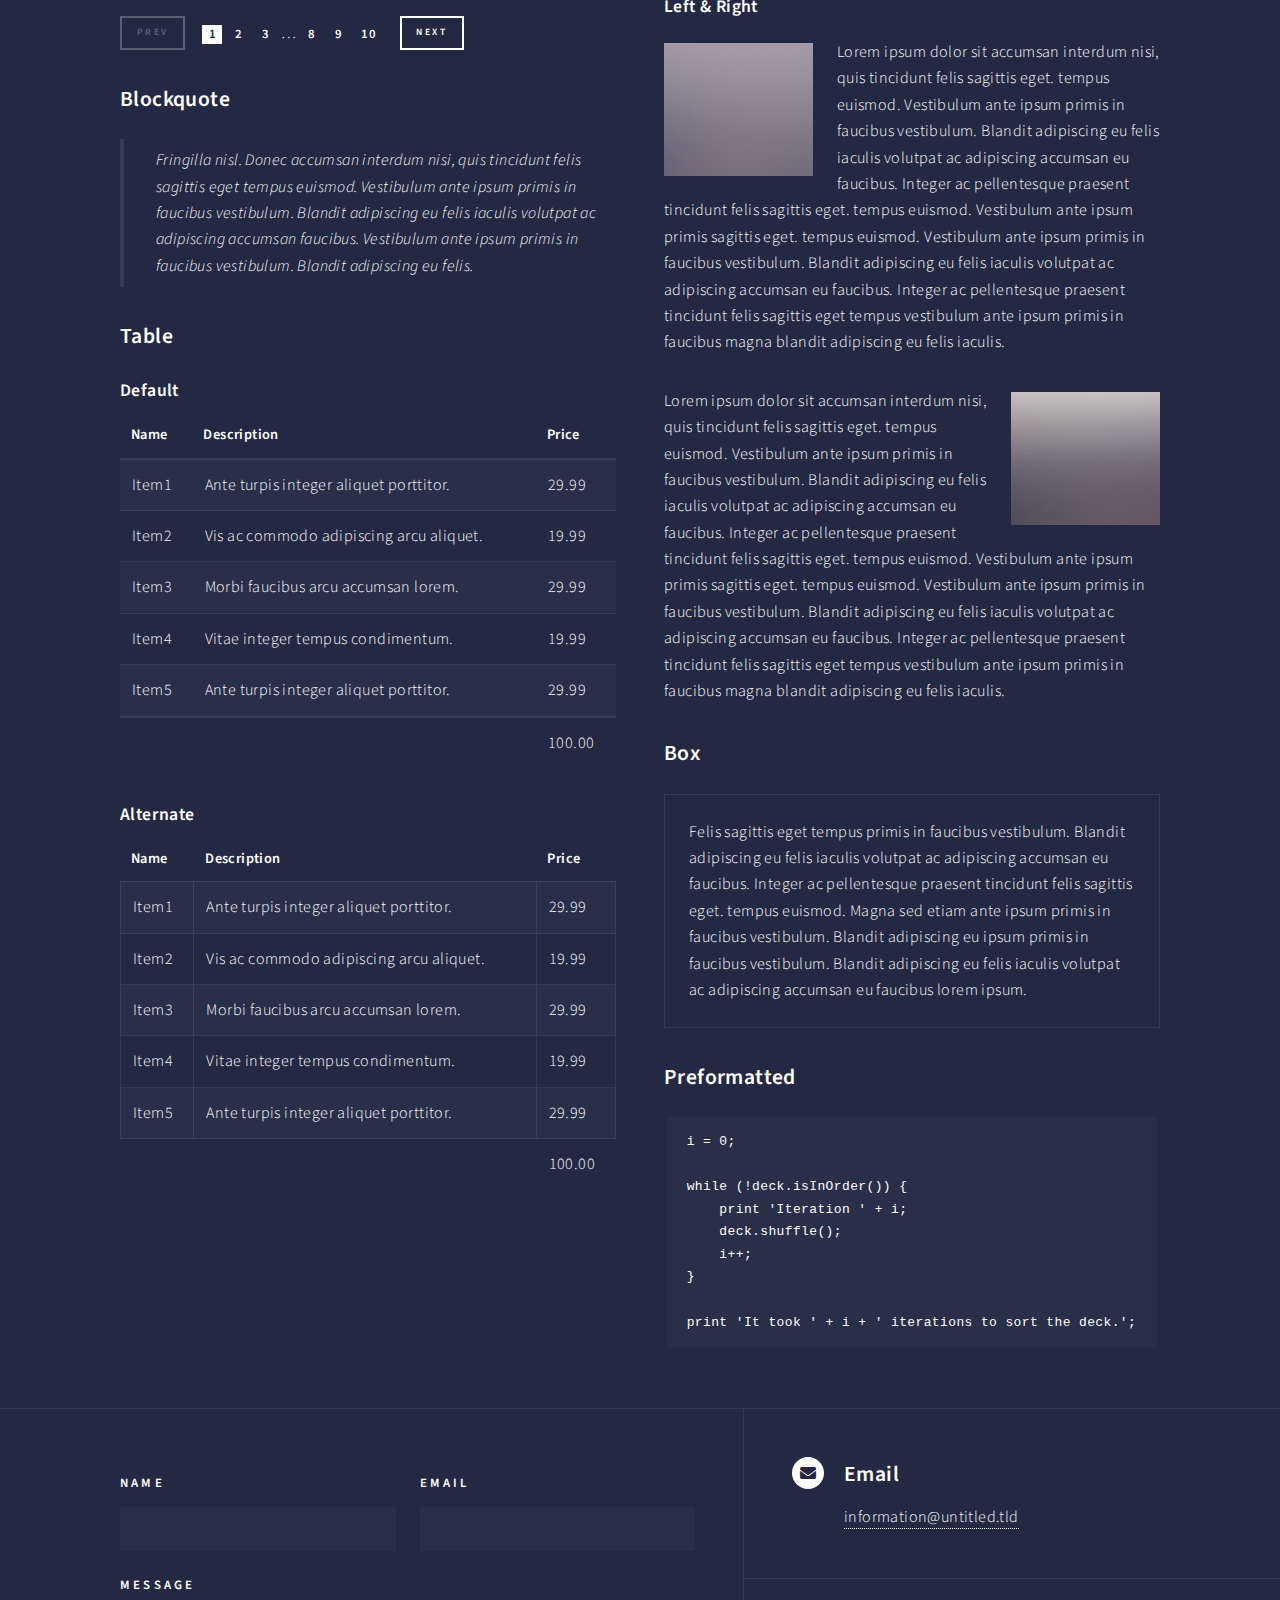
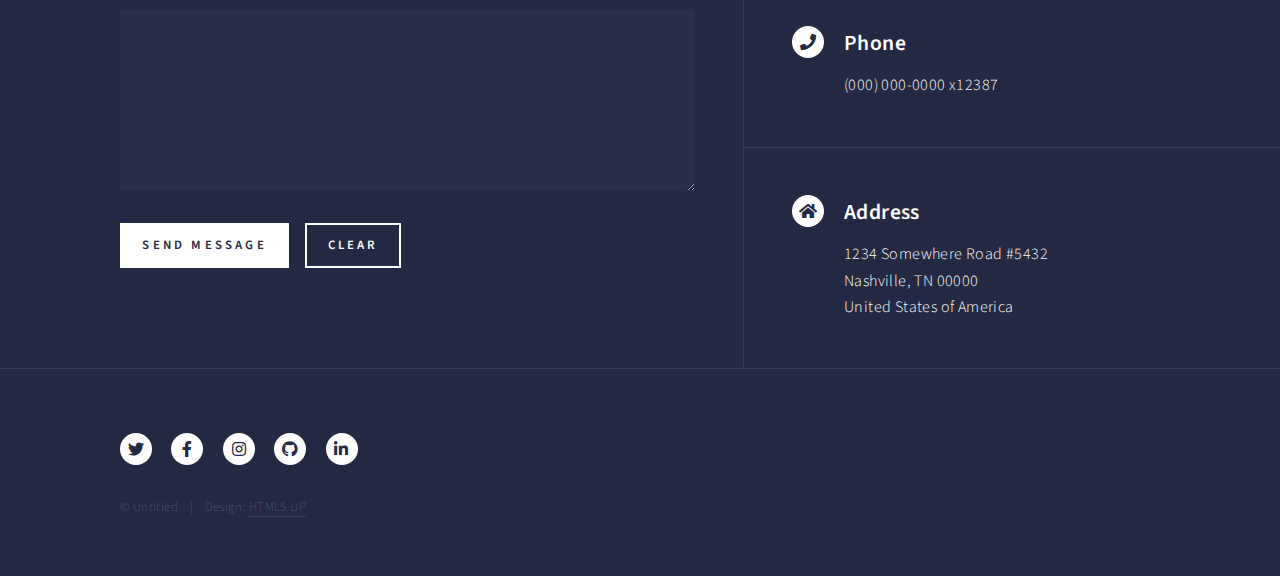
<file: elements.html>
<!DOCTYPE HTML>
<!--
	Forty by HTML5 UP
	html5up.net | @ajlkn
	Free for personal and commercial use under the CCA 3.0 license (html5up.net/license)
-->
<html>
	<head>
		<title>Elements - Forty by HTML5 UP</title>
		<meta charset="utf-8" />
		<meta name="viewport" content="width=device-width, initial-scale=1, user-scalable=no" />
		<link rel="stylesheet" href="assets/css/main.css" />
		<noscript><link rel="stylesheet" href="assets/css/noscript.css" /></noscript>
	</head>
	<body class="is-preload">

		<!-- Wrapper -->
			<div id="wrapper">

				<!-- Header -->
					<header id="header">
						<a href="index.html" class="logo"><strong>Forty</strong> <span>by HTML5 UP</span></a>
						<nav>
							<a href="#menu">Menu</a>
						</nav>
					</header>

				<!-- Menu -->
					<nav id="menu">
						<ul class="links">
							<li><a href="index.html">Home</a></li>
							<li><a href="landing.html">Landing</a></li>
							<li><a href="generic.html">Generic</a></li>
							<li><a href="elements.html">Elements</a></li>
						</ul>
						<ul class="actions stacked">
							<li><a href="#" class="button primary fit">Get Started</a></li>
							<li><a href="#" class="button fit">Log In</a></li>
						</ul>
					</nav>

				<!-- Main -->
					<div id="main" class="alt">

						<!-- One -->
							<section id="one">
								<div class="inner">
									<header class="major">
										<h1>Elements</h1>
									</header>

									<!-- Content -->
										<h2 id="content">Sample Content</h2>
										<p>Praesent ac adipiscing ullamcorper semper ut amet ac risus. Lorem sapien ut odio odio nunc. Ac adipiscing nibh porttitor erat risus justo adipiscing adipiscing amet placerat accumsan. Vis. Faucibus odio magna tempus adipiscing a non. In mi primis arcu ut non accumsan vivamus ac blandit adipiscing adipiscing arcu metus praesent turpis eu ac lacinia nunc ac commodo gravida adipiscing eget accumsan ac nunc adipiscing adipiscing.</p>
										<div class="row">
											<div class="col-6 col-12-small">
												<h3>Sem turpis amet semper</h3>
												<p>Nunc lacinia ante nunc ac lobortis. Interdum adipiscing gravida odio porttitor sem non mi integer non faucibus ornare mi ut ante amet placerat aliquet. Volutpat commodo eu sed ante lacinia. Sapien a lorem in integer ornare praesent commodo adipiscing arcu in massa commodo lorem accumsan at odio massa ac ac. Semper adipiscing varius montes viverra nibh in adipiscing blandit tempus accumsan.</p>
											</div>
											<div class="col-6 col-12-small">
												<h3>Magna odio tempus commodo</h3>
												<p>In arcu accumsan arcu adipiscing accumsan orci ac. Felis id enim aliquet. Accumsan ac integer lobortis commodo ornare aliquet accumsan erat tempus amet porttitor. Ante commodo blandit adipiscing integer semper orci eget. Faucibus commodo adipiscing mi eu nullam accumsan morbi arcu ornare odio mi adipiscing nascetur lacus ac interdum morbi accumsan vis mi accumsan ac praesent.</p>
											</div>
											<!-- Break -->
											<div class="col-4 col-12-medium">
												<h3>Interdum sapien gravida</h3>
												<p>Nunc lacinia ante nunc ac lobortis. Interdum adipiscing gravida odio porttitor sem non mi integer non faucibus ornare mi ut ante amet placerat aliquet. Volutpat eu sed ante lacinia sapien lorem accumsan varius montes viverra nibh in adipiscing blandit tempus accumsan.</p>
											</div>
											<div class="col-4 col-12-medium">
												<h3>Faucibus consequat lorem</h3>
												<p>Nunc lacinia ante nunc ac lobortis. Interdum adipiscing gravida odio porttitor sem non mi integer non faucibus ornare mi ut ante amet placerat aliquet. Volutpat eu sed ante lacinia sapien lorem accumsan varius montes viverra nibh in adipiscing blandit tempus accumsan.</p>
											</div>
											<div class="col-4 col-12-medium">
												<h3>Accumsan montes viverra</h3>
												<p>Nunc lacinia ante nunc ac lobortis. Interdum adipiscing gravida odio porttitor sem non mi integer non faucibus ornare mi ut ante amet placerat aliquet. Volutpat eu sed ante lacinia sapien lorem accumsan varius montes viverra nibh in adipiscing blandit tempus accumsan.</p>
											</div>
										</div>

									<hr class="major" />

									<!-- Elements -->
										<h2 id="elements">Elements</h2>
										<div class="row gtr-200">
											<div class="col-6 col-12-medium">

												<!-- Text stuff -->
													<h3>Text</h3>
													<p>This is <b>bold</b> and this is <strong>strong</strong>. This is <i>italic</i> and this is <em>emphasized</em>.
													This is <sup>superscript</sup> text and this is <sub>subscript</sub> text.
													This is <u>underlined</u> and this is code: <code>for (;;) { ... }</code>.
													Finally, this is a <a href="#">link</a>.</p>
													<hr />
													<h2>Heading Level 2</h2>
													<h3>Heading Level 3</h3>
													<h4>Heading Level 4</h4>
													<hr />
													<p>Nunc lacinia ante nunc ac lobortis. Interdum adipiscing gravida odio porttitor sem non mi integer non faucibus ornare mi ut ante amet placerat aliquet. Volutpat eu sed ante lacinia sapien lorem accumsan varius montes viverra nibh in adipiscing blandit tempus accumsan.</p>

												<!-- Lists -->
													<h3>Lists</h3>
													<div class="row">
														<div class="col-6 col-12-small">

															<h4>Unordered</h4>
															<ul>
																<li>Dolor etiam magna etiam.</li>
																<li>Sagittis lorem eleifend.</li>
																<li>Felis dolore viverra.</li>
															</ul>

															<h4>Alternate</h4>
															<ul class="alt">
																<li>Dolor etiam magna etiam.</li>
																<li>Sagittis lorem eleifend.</li>
																<li>Felis feugiat viverra.</li>
															</ul>

														</div>
														<div class="col-6 col-12-small">

															<h4>Ordered</h4>
															<ol>
																<li>Dolor etiam magna etiam.</li>
																<li>Etiam vel lorem sed viverra.</li>
																<li>Felis dolore viverra.</li>
																<li>Dolor etiam magna etiam.</li>
																<li>Etiam vel lorem sed viverra.</li>
																<li>Felis dolore viverra.</li>
															</ol>

															<h4>Icons</h4>
															<ul class="icons">
																<li><a href="#" class="icon brands fa-twitter"><span class="label">Twitter</span></a></li>
																<li><a href="#" class="icon brands fa-facebook-f"><span class="label">Facebook</span></a></li>
																<li><a href="#" class="icon brands fa-instagram"><span class="label">Instagram</span></a></li>
																<li><a href="#" class="icon brands fa-github"><span class="label">Github</span></a></li>
																<li><a href="#" class="icon brands fa-dribbble"><span class="label">Dribbble</span></a></li>
																<li><a href="#" class="icon brands fa-tumblr"><span class="label">Tumblr</span></a></li>
															</ul>
															<ul class="icons">
																<li><a href="#" class="icon brands alt fa-twitter"><span class="label">Twitter</span></a></li>
																<li><a href="#" class="icon brands alt fa-facebook-f"><span class="label">Facebook</span></a></li>
																<li><a href="#" class="icon brands alt fa-instagram"><span class="label">Instagram</span></a></li>
															</ul>

														</div>
													</div>
													<h4>Definition</h4>
													<dl>
														<dt>Item1</dt>
														<dd>
															<p>Lorem ipsum dolor vestibulum ante ipsum primis in faucibus vestibulum. Blandit adipiscing eu felis iaculis volutpat ac adipiscing accumsan eu faucibus. Integer ac pellentesque praesent. Lorem ipsum dolor.</p>
														</dd>
														<dt>Item2</dt>
														<dd>
															<p>Lorem ipsum dolor vestibulum ante ipsum primis in faucibus vestibulum. Blandit adipiscing eu felis iaculis volutpat ac adipiscing accumsan eu faucibus. Integer ac pellentesque praesent. Lorem ipsum dolor.</p>
														</dd>
														<dt>Item3</dt>
														<dd>
															<p>Lorem ipsum dolor vestibulum ante ipsum primis in faucibus vestibulum. Blandit adipiscing eu felis iaculis volutpat ac adipiscing accumsan eu faucibus. Integer ac pellentesque praesent. Lorem ipsum dolor.</p>
														</dd>
													</dl>

													<h4>Actions</h4>
													<ul class="actions">
														<li><a href="#" class="button primary">Default</a></li>
														<li><a href="#" class="button">Default</a></li>
													</ul>
													<ul class="actions small">
														<li><a href="#" class="button primary small">Small</a></li>
														<li><a href="#" class="button small">Small</a></li>
													</ul>
													<div class="row">
														<div class="col-6 col-12-small">
															<ul class="actions stacked">
																<li><a href="#" class="button primary">Default</a></li>
																<li><a href="#" class="button">Default</a></li>
															</ul>
														</div>
														<div class="col-6 col-12-small">
															<ul class="actions stacked">
																<li><a href="#" class="button primary small">Small</a></li>
																<li><a href="#" class="button small">Small</a></li>
															</ul>
														</div>
														<div class="col-6 col-12-small">
															<ul class="actions stacked">
																<li><a href="#" class="button primary fit">Default</a></li>
																<li><a href="#" class="button fit">Default</a></li>
															</ul>
														</div>
														<div class="col-6 col-12-small">
															<ul class="actions stacked">
																<li><a href="#" class="button primary small fit">Small</a></li>
																<li><a href="#" class="button small fit">Small</a></li>
															</ul>
														</div>
													</div>

													<h4>Pagination</h4>
													<ul class="pagination">
														<li><span class="button small disabled">Prev</span></li>
														<li><a href="#" class="page active">1</a></li>
														<li><a href="#" class="page">2</a></li>
														<li><a href="#" class="page">3</a></li>
														<li><span>&hellip;</span></li>
														<li><a href="#" class="page">8</a></li>
														<li><a href="#" class="page">9</a></li>
														<li><a href="#" class="page">10</a></li>
														<li><a href="#" class="button small">Next</a></li>
													</ul>

												<!-- Blockquote -->
													<h3>Blockquote</h3>
													<blockquote>Fringilla nisl. Donec accumsan interdum nisi, quis tincidunt felis sagittis eget tempus euismod. Vestibulum ante ipsum primis in faucibus vestibulum. Blandit adipiscing eu felis iaculis volutpat ac adipiscing accumsan faucibus. Vestibulum ante ipsum primis in faucibus vestibulum. Blandit adipiscing eu felis.</blockquote>

												<!-- Table -->
													<h3>Table</h3>

													<h4>Default</h4>
													<div class="table-wrapper">
														<table>
															<thead>
																<tr>
																	<th>Name</th>
																	<th>Description</th>
																	<th>Price</th>
																</tr>
															</thead>
															<tbody>
																<tr>
																	<td>Item1</td>
																	<td>Ante turpis integer aliquet porttitor.</td>
																	<td>29.99</td>
																</tr>
																<tr>
																	<td>Item2</td>
																	<td>Vis ac commodo adipiscing arcu aliquet.</td>
																	<td>19.99</td>
																</tr>
																<tr>
																	<td>Item3</td>
																	<td> Morbi faucibus arcu accumsan lorem.</td>
																	<td>29.99</td>
																</tr>
																<tr>
																	<td>Item4</td>
																	<td>Vitae integer tempus condimentum.</td>
																	<td>19.99</td>
																</tr>
																<tr>
																	<td>Item5</td>
																	<td>Ante turpis integer aliquet porttitor.</td>
																	<td>29.99</td>
																</tr>
															</tbody>
															<tfoot>
																<tr>
																	<td colspan="2"></td>
																	<td>100.00</td>
																</tr>
															</tfoot>
														</table>
													</div>

													<h4>Alternate</h4>
													<div class="table-wrapper">
														<table class="alt">
															<thead>
																<tr>
																	<th>Name</th>
																	<th>Description</th>
																	<th>Price</th>
																</tr>
															</thead>
															<tbody>
																<tr>
																	<td>Item1</td>
																	<td>Ante turpis integer aliquet porttitor.</td>
																	<td>29.99</td>
																</tr>
																<tr>
																	<td>Item2</td>
																	<td>Vis ac commodo adipiscing arcu aliquet.</td>
																	<td>19.99</td>
																</tr>
																<tr>
																	<td>Item3</td>
																	<td> Morbi faucibus arcu accumsan lorem.</td>
																	<td>29.99</td>
																</tr>
																<tr>
																	<td>Item4</td>
																	<td>Vitae integer tempus condimentum.</td>
																	<td>19.99</td>
																</tr>
																<tr>
																	<td>Item5</td>
																	<td>Ante turpis integer aliquet porttitor.</td>
																	<td>29.99</td>
																</tr>
															</tbody>
															<tfoot>
																<tr>
																	<td colspan="2"></td>
																	<td>100.00</td>
																</tr>
															</tfoot>
														</table>
													</div>

											</div>
											<div class="col-6 col-12-medium">

												<!-- Buttons -->
													<h3>Buttons</h3>
													<ul class="actions">
														<li><a href="#" class="button primary">Primary</a></li>
														<li><a href="#" class="button">Default</a></li>
													</ul>
													<div class="row">
														<div class="col-6 col-12-xsmall">
															<ul class="actions stacked">
																<li><a href="#" class="button large">Large</a></li>
																<li><a href="#" class="button">Default</a></li>
																<li><a href="#" class="button small">Small</a></li>
															</ul>
														</div>
														<div class="col-6 col-12-xsmall">
															<ul class="actions stacked">
																<li><a href="#" class="button primary large">Large</a></li>
																<li><a href="#" class="button primary">Default</a></li>
																<li><a href="#" class="button primary small">Small</a></li>
															</ul>
														</div>
													</div>
													<ul class="actions fit">
														<li><a href="#" class="button primary fit">Fit</a></li>
														<li><a href="#" class="button fit">Fit</a></li>
													</ul>
													<ul class="actions fit small">
														<li><a href="#" class="button primary fit small">Fit + Small</a></li>
														<li><a href="#" class="button fit small">Fit + Small</a></li>
													</ul>
													<ul class="actions">
														<li><a href="#" class="button primary icon solid fa-search">Icon</a></li>
														<li><a href="#" class="button icon solid fa-download">Icon</a></li>
													</ul>
													<ul class="actions">
														<li><span class="button primary disabled">Primary</span></li>
														<li><span class="button disabled">Default</span></li>
													</ul>

												<!-- Form -->
													<h3>Form</h3>

													<form method="post" action="#">
														<div class="row gtr-uniform">
															<div class="col-6 col-12-xsmall">
																<input type="text" name="demo-name" id="demo-name" value="" placeholder="Name" />
															</div>
															<div class="col-6 col-12-xsmall">
																<input type="email" name="demo-email" id="demo-email" value="" placeholder="Email" />
															</div>
															<!-- Break -->
															<div class="col-12">
																<select name="demo-category" id="demo-category">
																	<option value="">- Category -</option>
																	<option value="1">Manufacturing</option>
																	<option value="1">Shipping</option>
																	<option value="1">Administration</option>
																	<option value="1">Human Resources</option>
																</select>
															</div>
															<!-- Break -->
															<div class="col-4 col-12-small">
																<input type="radio" id="demo-priority-low" name="demo-priority" checked>
																<label for="demo-priority-low">Low</label>
															</div>
															<div class="col-4 col-12-small">
																<input type="radio" id="demo-priority-normal" name="demo-priority">
																<label for="demo-priority-normal">Normal</label>
															</div>
															<div class="col-4 col-12-small">
																<input type="radio" id="demo-priority-high" name="demo-priority">
																<label for="demo-priority-high">High</label>
															</div>
															<!-- Break -->
															<div class="col-6 col-12-small">
																<input type="checkbox" id="demo-copy" name="demo-copy">
																<label for="demo-copy">Email me a copy</label>
															</div>
															<div class="col-6 col-12-small">
																<input type="checkbox" id="demo-human" name="demo-human" checked>
																<label for="demo-human">I am a human</label>
															</div>
															<!-- Break -->
															<div class="col-12">
																<textarea name="demo-message" id="demo-message" placeholder="Enter your message" rows="6"></textarea>
															</div>
															<!-- Break -->
															<div class="col-12">
																<ul class="actions">
																	<li><input type="submit" value="Send Message" class="primary" /></li>
																	<li><input type="reset" value="Reset" /></li>
																</ul>
															</div>
														</div>
													</form>

												<!-- Image -->
													<h3>Image</h3>

													<h4>Fit</h4>
													<span class="image fit"><img src="images/pic03.jpg" alt="" /></span>
													<div class="box alt">
														<div class="row gtr-50 gtr-uniform">
															<div class="col-4"><span class="image fit"><img src="images/pic08.jpg" alt="" /></span></div>
															<div class="col-4"><span class="image fit"><img src="images/pic09.jpg" alt="" /></span></div>
															<div class="col-4"><span class="image fit"><img src="images/pic10.jpg" alt="" /></span></div>
															<!-- Break -->
															<div class="col-4"><span class="image fit"><img src="images/pic10.jpg" alt="" /></span></div>
															<div class="col-4"><span class="image fit"><img src="images/pic08.jpg" alt="" /></span></div>
															<div class="col-4"><span class="image fit"><img src="images/pic09.jpg" alt="" /></span></div>
															<!-- Break -->
															<div class="col-4"><span class="image fit"><img src="images/pic09.jpg" alt="" /></span></div>
															<div class="col-4"><span class="image fit"><img src="images/pic10.jpg" alt="" /></span></div>
															<div class="col-4"><span class="image fit"><img src="images/pic08.jpg" alt="" /></span></div>
														</div>
													</div>

													<h4>Left &amp; Right</h4>
													<p><span class="image left"><img src="images/pic09.jpg" alt="" /></span>Lorem ipsum dolor sit accumsan interdum nisi, quis tincidunt felis sagittis eget. tempus euismod. Vestibulum ante ipsum primis in faucibus vestibulum. Blandit adipiscing eu felis iaculis volutpat ac adipiscing accumsan eu faucibus. Integer ac pellentesque praesent tincidunt felis sagittis eget. tempus euismod. Vestibulum ante ipsum primis sagittis eget. tempus euismod. Vestibulum ante ipsum primis in faucibus vestibulum. Blandit adipiscing eu felis iaculis volutpat ac adipiscing accumsan eu faucibus. Integer ac pellentesque praesent tincidunt felis sagittis eget tempus vestibulum ante ipsum primis in faucibus magna blandit adipiscing eu felis iaculis.</p>
													<p><span class="image right"><img src="images/pic10.jpg" alt="" /></span>Lorem ipsum dolor sit accumsan interdum nisi, quis tincidunt felis sagittis eget. tempus euismod. Vestibulum ante ipsum primis in faucibus vestibulum. Blandit adipiscing eu felis iaculis volutpat ac adipiscing accumsan eu faucibus. Integer ac pellentesque praesent tincidunt felis sagittis eget. tempus euismod. Vestibulum ante ipsum primis sagittis eget. tempus euismod. Vestibulum ante ipsum primis in faucibus vestibulum. Blandit adipiscing eu felis iaculis volutpat ac adipiscing accumsan eu faucibus. Integer ac pellentesque praesent tincidunt felis sagittis eget tempus vestibulum ante ipsum primis in faucibus magna blandit adipiscing eu felis iaculis.</p>

												<!-- Box -->
													<h3>Box</h3>
													<div class="box">
														<p>Felis sagittis eget tempus primis in faucibus vestibulum. Blandit adipiscing eu felis iaculis volutpat ac adipiscing accumsan eu faucibus. Integer ac pellentesque praesent tincidunt felis sagittis eget. tempus euismod. Magna sed etiam ante ipsum primis in faucibus vestibulum. Blandit adipiscing eu ipsum primis in faucibus vestibulum. Blandit adipiscing eu felis iaculis volutpat ac adipiscing accumsan eu faucibus lorem ipsum.</p>
													</div>

												<!-- Preformatted Code -->
													<h3>Preformatted</h3>
													<pre><code>i = 0;

while (!deck.isInOrder()) {
    print 'Iteration ' + i;
    deck.shuffle();
    i++;
}

print 'It took ' + i + ' iterations to sort the deck.';
</code></pre>

											</div>
										</div>

								</div>
							</section>

					</div>

				<!-- Contact -->
					<section id="contact">
						<div class="inner">
							<section>
								<form method="post" action="#">
									<div class="fields">
										<div class="field half">
											<label for="name">Name</label>
											<input type="text" name="name" id="name" />
										</div>
										<div class="field half">
											<label for="email">Email</label>
											<input type="text" name="email" id="email" />
										</div>
										<div class="field">
											<label for="message">Message</label>
											<textarea name="message" id="message" rows="6"></textarea>
										</div>
									</div>
									<ul class="actions">
										<li><input type="submit" value="Send Message" class="primary" /></li>
										<li><input type="reset" value="Clear" /></li>
									</ul>
								</form>
							</section>
							<section class="split">
								<section>
									<div class="contact-method">
										<span class="icon solid alt fa-envelope"></span>
										<h3>Email</h3>
										<a href="#">information@untitled.tld</a>
									</div>
								</section>
								<section>
									<div class="contact-method">
										<span class="icon solid alt fa-phone"></span>
										<h3>Phone</h3>
										<span>(000) 000-0000 x12387</span>
									</div>
								</section>
								<section>
									<div class="contact-method">
										<span class="icon solid alt fa-home"></span>
										<h3>Address</h3>
										<span>1234 Somewhere Road #5432<br />
										Nashville, TN 00000<br />
										United States of America</span>
									</div>
								</section>
							</section>
						</div>
					</section>

				<!-- Footer -->
					<footer id="footer">
						<div class="inner">
							<ul class="icons">
								<li><a href="#" class="icon brands alt fa-twitter"><span class="label">Twitter</span></a></li>
								<li><a href="#" class="icon brands alt fa-facebook-f"><span class="label">Facebook</span></a></li>
								<li><a href="#" class="icon brands alt fa-instagram"><span class="label">Instagram</span></a></li>
								<li><a href="#" class="icon brands alt fa-github"><span class="label">GitHub</span></a></li>
								<li><a href="#" class="icon brands alt fa-linkedin-in"><span class="label">LinkedIn</span></a></li>
							</ul>
							<ul class="copyright">
								<li>&copy; Untitled</li><li>Design: <a href="https://html5up.net">HTML5 UP</a></li>
							</ul>
						</div>
					</footer>

			</div>

		<!-- Scripts -->
			<script src="assets/js/jquery.min.js"></script>
			<script src="assets/js/jquery.scrolly.min.js"></script>
			<script src="assets/js/jquery.scrollex.min.js"></script>
			<script src="assets/js/browser.min.js"></script>
			<script src="assets/js/breakpoints.min.js"></script>
			<script src="assets/js/util.js"></script>
			<script src="assets/js/main.js"></script>

	</body>
</html>
</file>
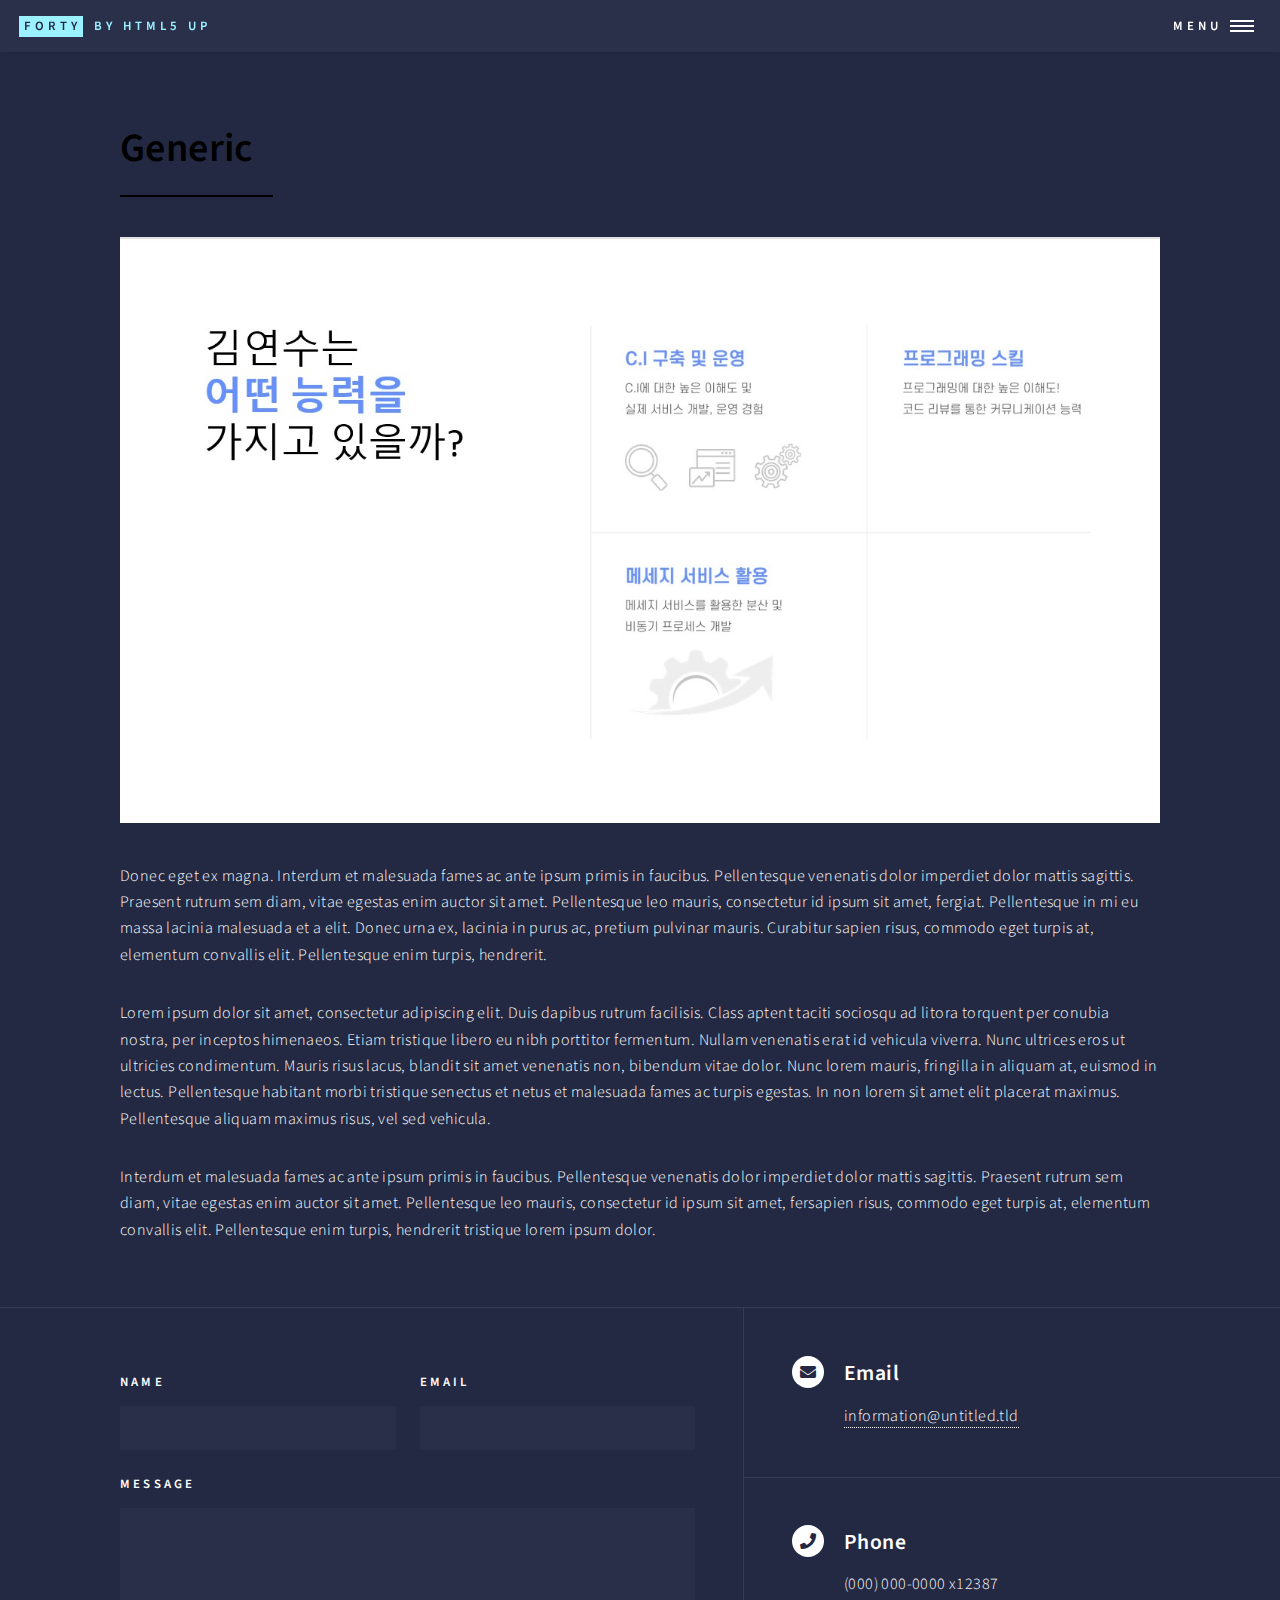
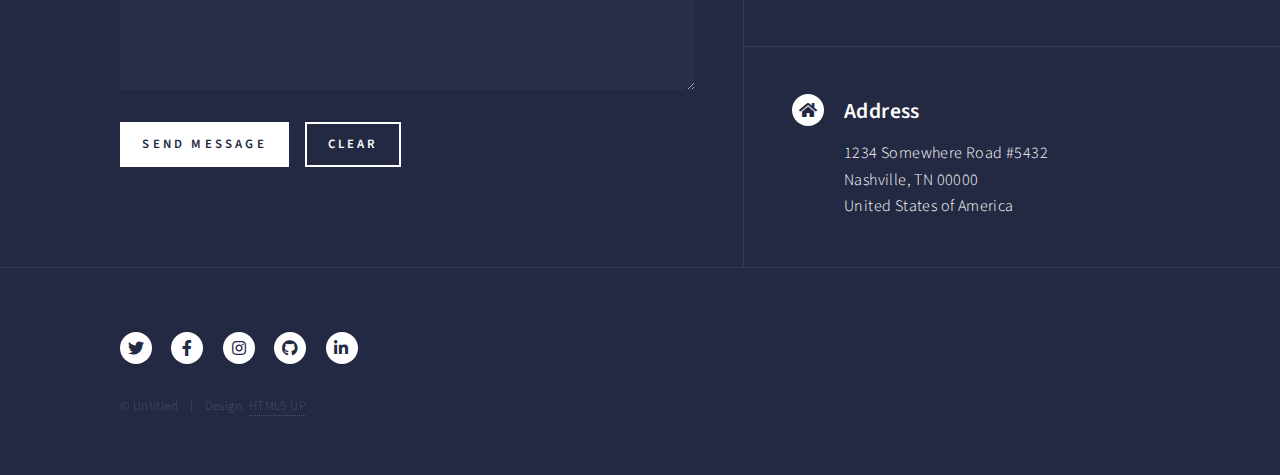
<file: generic.html>
<!DOCTYPE HTML>
<!--
	Forty by HTML5 UP
	html5up.net | @ajlkn
	Free for personal and commercial use under the CCA 3.0 license (html5up.net/license)
-->
<html>
	<head>
		<title>Generic - Forty by HTML5 UP</title>
		<meta charset="utf-8" />
		<meta name="viewport" content="width=device-width, initial-scale=1, user-scalable=no" />
		<link rel="stylesheet" href="assets/css/main.css" />
		<noscript><link rel="stylesheet" href="assets/css/noscript.css" /></noscript>
	</head>
	<body class="is-preload">

		<!-- Wrapper -->
			<div id="wrapper">

				<!-- Header -->
					<header id="header">
						<a href="index.html" class="logo"><strong>Forty</strong> <span>by HTML5 UP</span></a>
						<nav>
							<a href="#menu">Menu</a>
						</nav>
					</header>

				<!-- Menu -->
					<nav id="menu">
						<ul class="links">
							<li><a href="index.html">Home</a></li>
							<li><a href="landing.html">Landing</a></li>
							<li><a href="generic.html">Generic</a></li>
							<li><a href="elements.html">Elements</a></li>
						</ul>
						<ul class="actions stacked">
							<li><a href="#" class="button primary fit">Get Started</a></li>
							<li><a href="#" class="button fit">Log In</a></li>
						</ul>
					</nav>

				<!-- Main -->
					<div id="main" class="alt">

						<!-- One -->
							<section id="one">
								<div class="inner">
									<header class="major">
										<h1>Generic</h1>
									</header>
									<span class="image main"><img src="images/pic11.jpg" alt="" /></span>
									<p>Donec eget ex magna. Interdum et malesuada fames ac ante ipsum primis in faucibus. Pellentesque venenatis dolor imperdiet dolor mattis sagittis. Praesent rutrum sem diam, vitae egestas enim auctor sit amet. Pellentesque leo mauris, consectetur id ipsum sit amet, fergiat. Pellentesque in mi eu massa lacinia malesuada et a elit. Donec urna ex, lacinia in purus ac, pretium pulvinar mauris. Curabitur sapien risus, commodo eget turpis at, elementum convallis elit. Pellentesque enim turpis, hendrerit.</p>
									<p>Lorem ipsum dolor sit amet, consectetur adipiscing elit. Duis dapibus rutrum facilisis. Class aptent taciti sociosqu ad litora torquent per conubia nostra, per inceptos himenaeos. Etiam tristique libero eu nibh porttitor fermentum. Nullam venenatis erat id vehicula viverra. Nunc ultrices eros ut ultricies condimentum. Mauris risus lacus, blandit sit amet venenatis non, bibendum vitae dolor. Nunc lorem mauris, fringilla in aliquam at, euismod in lectus. Pellentesque habitant morbi tristique senectus et netus et malesuada fames ac turpis egestas. In non lorem sit amet elit placerat maximus. Pellentesque aliquam maximus risus, vel sed vehicula.</p>
									<p>Interdum et malesuada fames ac ante ipsum primis in faucibus. Pellentesque venenatis dolor imperdiet dolor mattis sagittis. Praesent rutrum sem diam, vitae egestas enim auctor sit amet. Pellentesque leo mauris, consectetur id ipsum sit amet, fersapien risus, commodo eget turpis at, elementum convallis elit. Pellentesque enim turpis, hendrerit tristique lorem ipsum dolor.</p>
								</div>
							</section>

					</div>

				<!-- Contact -->
					<section id="contact">
						<div class="inner">
							<section>
								<form method="post" action="#">
									<div class="fields">
										<div class="field half">
											<label for="name">Name</label>
											<input type="text" name="name" id="name" />
										</div>
										<div class="field half">
											<label for="email">Email</label>
											<input type="text" name="email" id="email" />
										</div>
										<div class="field">
											<label for="message">Message</label>
											<textarea name="message" id="message" rows="6"></textarea>
										</div>
									</div>
									<ul class="actions">
										<li><input type="submit" value="Send Message" class="primary" /></li>
										<li><input type="reset" value="Clear" /></li>
									</ul>
								</form>
							</section>
							<section class="split">
								<section>
									<div class="contact-method">
										<span class="icon solid alt fa-envelope"></span>
										<h3>Email</h3>
										<a href="#">information@untitled.tld</a>
									</div>
								</section>
								<section>
									<div class="contact-method">
										<span class="icon solid alt fa-phone"></span>
										<h3>Phone</h3>
										<span>(000) 000-0000 x12387</span>
									</div>
								</section>
								<section>
									<div class="contact-method">
										<span class="icon solid alt fa-home"></span>
										<h3>Address</h3>
										<span>1234 Somewhere Road #5432<br />
										Nashville, TN 00000<br />
										United States of America</span>
									</div>
								</section>
							</section>
						</div>
					</section>

				<!-- Footer -->
					<footer id="footer">
						<div class="inner">
							<ul class="icons">
								<li><a href="#" class="icon brands alt fa-twitter"><span class="label">Twitter</span></a></li>
								<li><a href="#" class="icon brands alt fa-facebook-f"><span class="label">Facebook</span></a></li>
								<li><a href="#" class="icon brands alt fa-instagram"><span class="label">Instagram</span></a></li>
								<li><a href="#" class="icon brands alt fa-github"><span class="label">GitHub</span></a></li>
								<li><a href="#" class="icon brands alt fa-linkedin-in"><span class="label">LinkedIn</span></a></li>
							</ul>
							<ul class="copyright">
								<li>&copy; Untitled</li><li>Design: <a href="https://html5up.net">HTML5 UP</a></li>
							</ul>
						</div>
					</footer>

			</div>

		<!-- Scripts -->
			<script src="assets/js/jquery.min.js"></script>
			<script src="assets/js/jquery.scrolly.min.js"></script>
			<script src="assets/js/jquery.scrollex.min.js"></script>
			<script src="assets/js/browser.min.js"></script>
			<script src="assets/js/breakpoints.min.js"></script>
			<script src="assets/js/util.js"></script>
			<script src="assets/js/main.js"></script>

	</body>
</html>
</file>
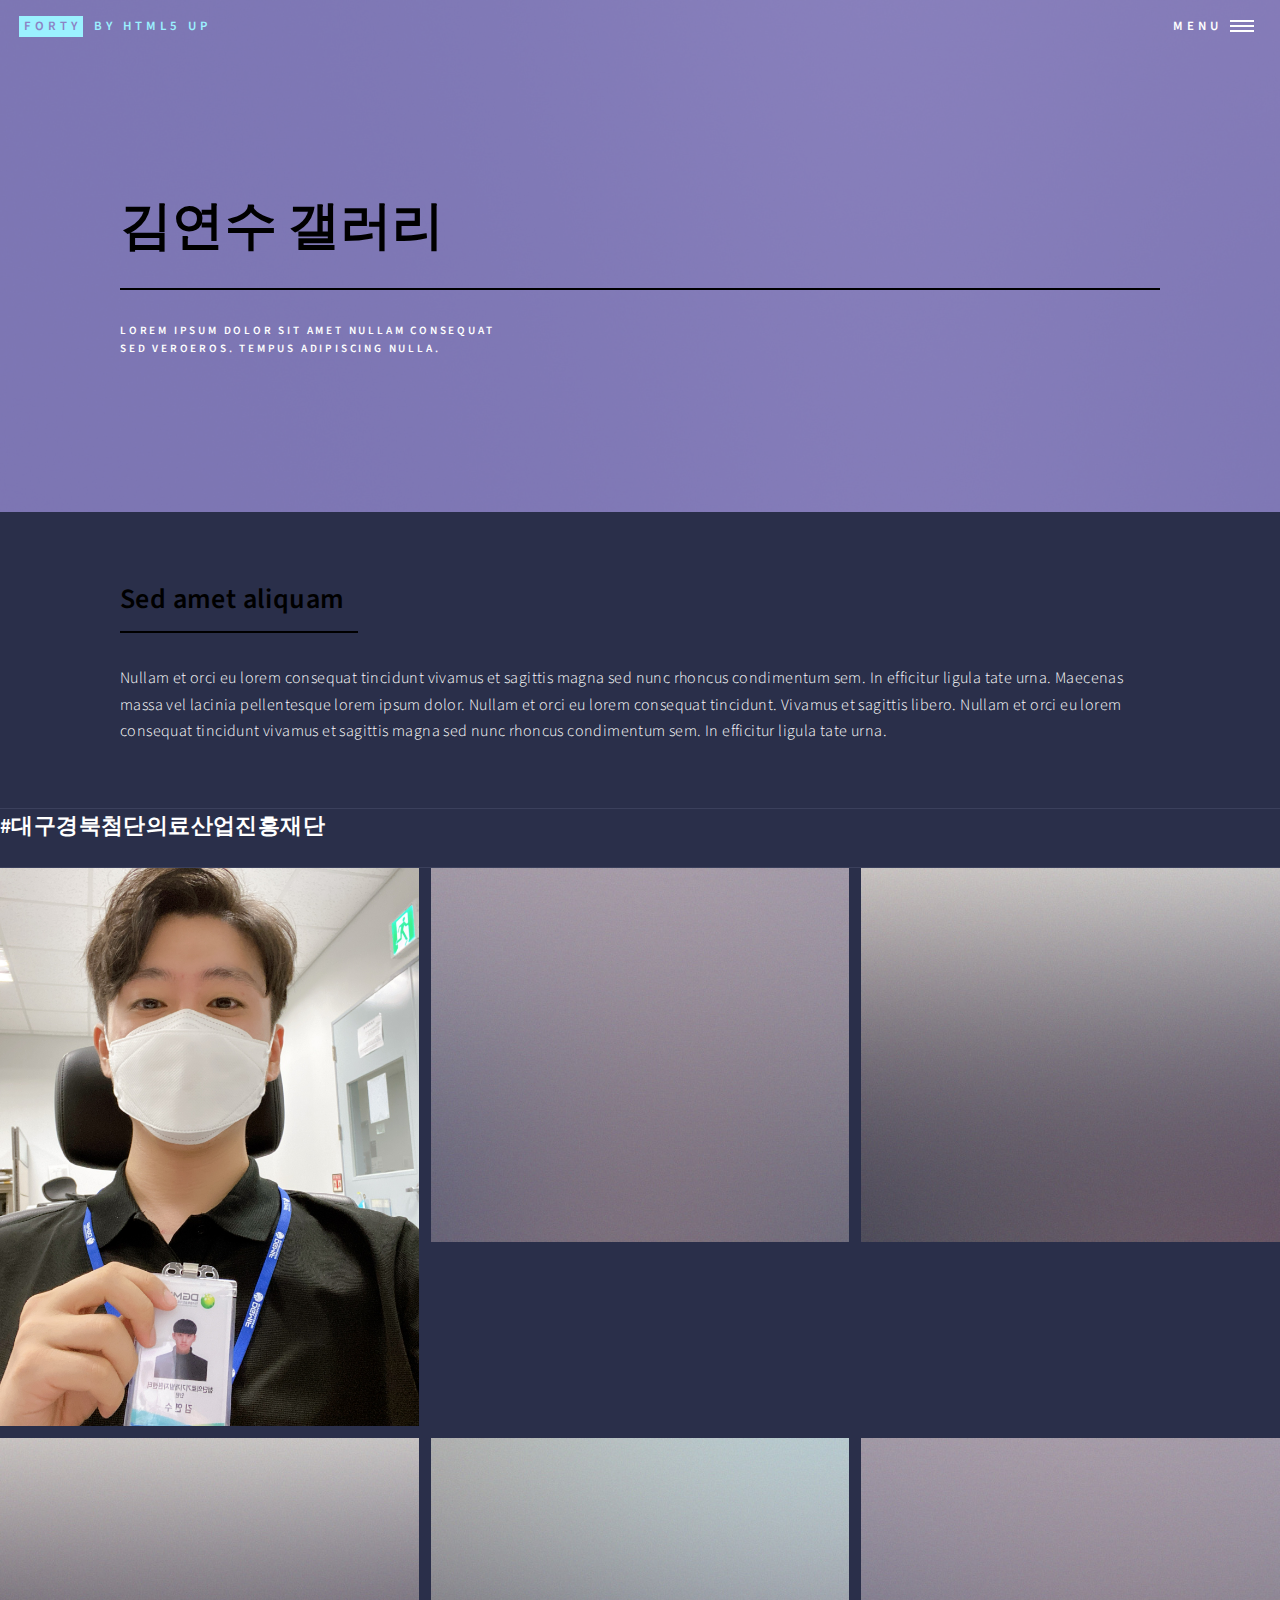
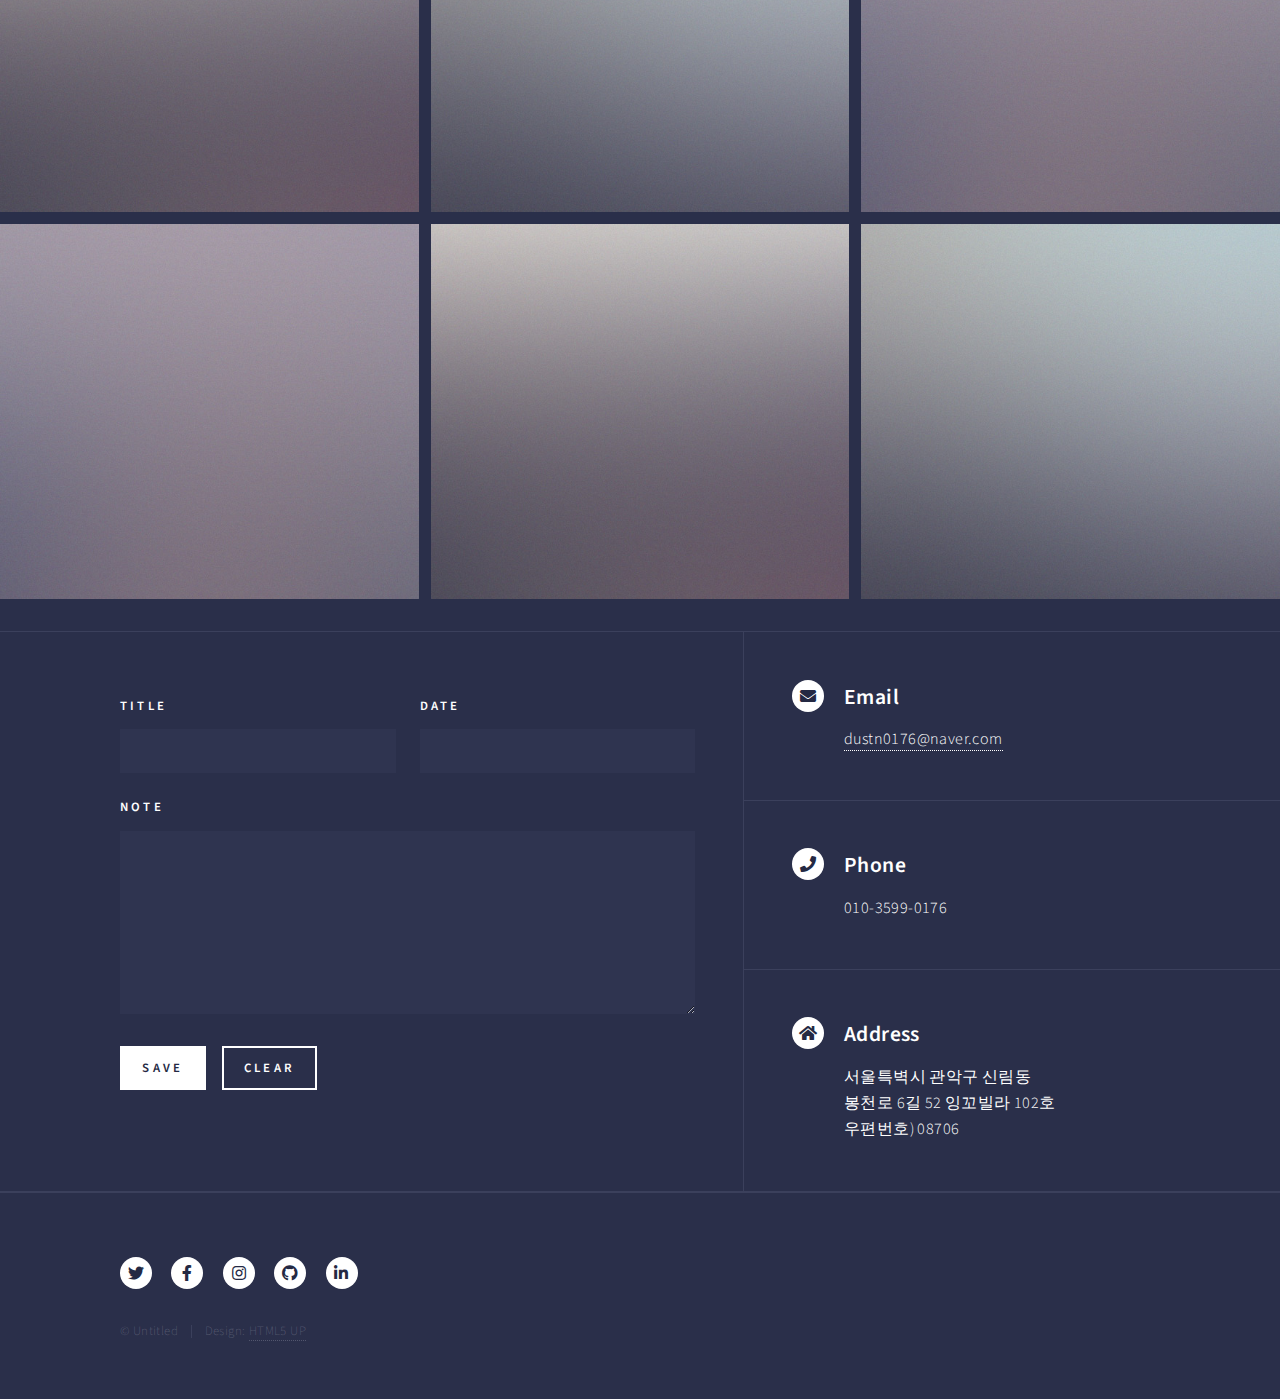
<file: photozone.html>
<!DOCTYPE HTML>
<!--
	Forty by HTML5 UP
	html5up.net | @ajlkn
	Free for personal and commercial use under the CCA 3.0 license (html5up.net/license)
-->
<html>
	<head>
		<title>Landing - Forty by HTML5 UP</title>
		<meta charset="utf-8" />
		<meta name="viewport" content="width=device-width, initial-scale=1, user-scalable=no" />
		<link rel="stylesheet" href="assets/css/main.css" />
		<noscript><link rel="stylesheet" href="assets/css/noscript.css" /></noscript>
	</head>
	<body class="is-preload">

		<!-- Wrapper -->
			<div id="wrapper">

				<!-- Header -->
				<!-- Note: The "styleN" class below should match that of the banner element. -->
					<header id="header" class="alt style2">
						<a href="index.html" class="logo"><strong>Forty</strong> <span>by HTML5 UP</span></a>
						<nav>
							<a href="#menu">Menu</a>
						</nav>
					</header>

				<!-- Menu -->
					<nav id="menu">
						<ul class="links">
							<li><a href="index.html">Home</a></li>
							<li><a href="landing.html">Landing</a></li>
							<li><a href="generic.html">Generic</a></li>
							<li><a href="elements.html">Elements</a></li>
						</ul>
						<ul class="actions stacked">
							<li><a href="#" class="button primary fit">Get Started</a></li>
							<li><a href="#" class="button fit">Log In</a></li>
						</ul>
					</nav>

				<!-- Banner -->
				<!-- Note: The "styleN" class below should match that of the header element. -->
					<section id="banner" class="style2">
						<div class="inner">
							<span class="image">
								<img src="images/pic07.jpg" alt="" />
							</span>
							<header class="major">
								<h1>김연수 갤러리</h1>
							</header>
							<div class="content">
								<p>Lorem ipsum dolor sit amet nullam consequat<br />
								sed veroeros. tempus adipiscing nulla.</p>
							</div>
						</div>
					</section>

				<!-- Main --> 
					<div id="main">

						<!-- One -->
							<section id="one">
								<div class="inner">
									<header class="major">
										<h2>Sed amet aliquam</h2>
									</header>
									<p>Nullam et orci eu lorem consequat tincidunt vivamus et sagittis magna sed nunc rhoncus condimentum sem. In efficitur ligula tate urna. Maecenas massa vel lacinia pellentesque lorem ipsum dolor. Nullam et orci eu lorem consequat tincidunt. Vivamus et sagittis libero. Nullam et orci eu lorem consequat tincidunt vivamus et sagittis magna sed nunc rhoncus condimentum sem. In efficitur ligula tate urna.</p>
								</div>
							</section>

																			<!-- Image -->
																			<h3> #대구경북첨단의료산업진흥재단</h3>
																			<div class="box alt">
																				<div class="row gtr-50 gtr-uniform">
																					<div class="col-4"><span class="image fit"><img src="images/photozone/01_01.jpeg" alt="" /></span></div>
																					<div class="col-4"><span class="image fit"><img src="images/pic09.jpg" alt="" /></span></div>
																					<div class="col-4"><span class="image fit"><img src="images/pic10.jpg" alt="" /></span></div>
																					<!-- Break -->
																					<div class="col-4"><span class="image fit"><img src="images/pic10.jpg" alt="" /></span></div>
																					<div class="col-4"><span class="image fit"><img src="images/pic08.jpg" alt="" /></span></div>
																					<div class="col-4"><span class="image fit"><img src="images/pic09.jpg" alt="" /></span></div>
																					<!-- Break -->
																					<div class="col-4"><span class="image fit"><img src="images/pic09.jpg" alt="" /></span></div>
																					<div class="col-4"><span class="image fit"><img src="images/pic10.jpg" alt="" /></span></div>
																					<div class="col-4"><span class="image fit"><img src="images/pic08.jpg" alt="" /></span></div>
																				</div>
																			</div>

				<!-- Contact -->
				<section id="contact">
					<div class="inner">
						<section>
							<form method="post" action="#">
								<div class="fields">
									<div class="field half">
										<label for="name">TITLE</label>
										<input type="text" name="name" id="name" />
									</div>
									<div class="field half">
										<label for="email">DATE</label>
										<input type="text" name="email" id="email" />
									</div>
									<div class="field">
										<label for="message">NOTE</label>
										<textarea name="message" id="message" rows="6"></textarea>
									</div>
								</div>
								<ul class="actions">
									<li><input type="submit" value="SAVE" class="primary" /></li>
									<li><input type="reset" value="Clear" /></li>
								</ul>
							</form>
						</section>
						<section class="split">
							<section>
								<div class="contact-method">
									<span class="icon solid alt fa-envelope"></span>
									<h3>Email</h3>
									<a href="#">dustn0176@naver.com</a>
								</div>
							</section>
							<section>
								<div class="contact-method">
									<span class="icon solid alt fa-phone"></span>
									<h3>Phone</h3>
									<span>010-3599-0176</span>
								</div>
							</section>
							<section>
								<div class="contact-method">
									<span class="icon solid alt fa-home"></span>
									<h3>Address</h3>
									<span>서울특벽시 관악구 신림동<br />
									봉천로 6길 52 잉꼬빌라 102호<br />
									우편번호) 08706</span>
								</div>
							</section>
						</section>
					</div>
				</section>

				<!-- Footer -->
					<footer id="footer">
						<div class="inner">
							<ul class="icons">
								<li><a href="#" class="icon brands alt fa-twitter"><span class="label">Twitter</span></a></li>
								<li><a href="#" class="icon brands alt fa-facebook-f"><span class="label">Facebook</span></a></li>
								<li><a href="#" class="icon brands alt fa-instagram"><span class="label">Instagram</span></a></li>
								<li><a href="#" class="icon brands alt fa-github"><span class="label">GitHub</span></a></li>
								<li><a href="#" class="icon brands alt fa-linkedin-in"><span class="label">LinkedIn</span></a></li>
							</ul>
							<ul class="copyright">
								<li>&copy; Untitled</li><li>Design: <a href="https://html5up.net">HTML5 UP</a></li>
							</ul>
						</div>
					</footer>

			</div>

		<!-- Scripts -->
			<script src="assets/js/jquery.min.js"></script>
			<script src="assets/js/jquery.scrolly.min.js"></script>
			<script src="assets/js/jquery.scrollex.min.js"></script>
			<script src="assets/js/browser.min.js"></script>
			<script src="assets/js/breakpoints.min.js"></script>
			<script src="assets/js/util.js"></script>
			<script src="assets/js/main.js"></script>

	</body>
</html>
</file>
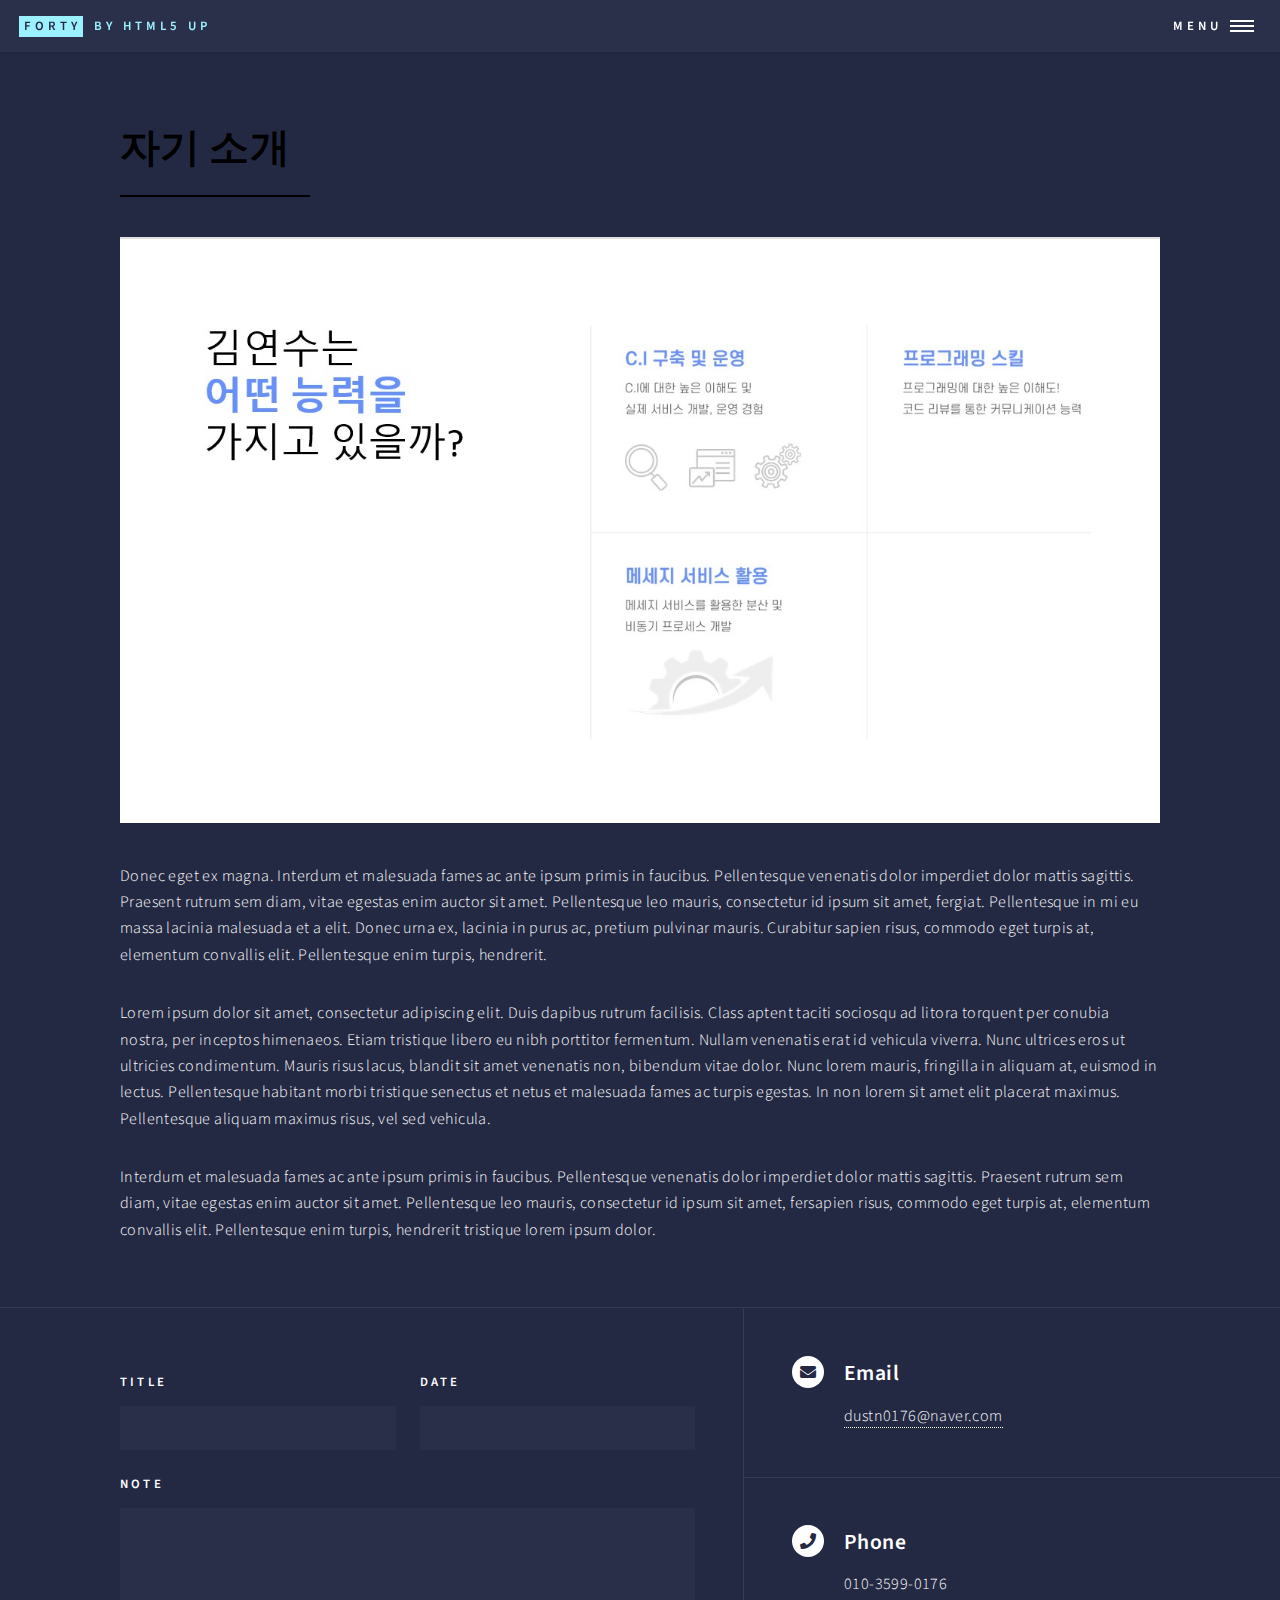
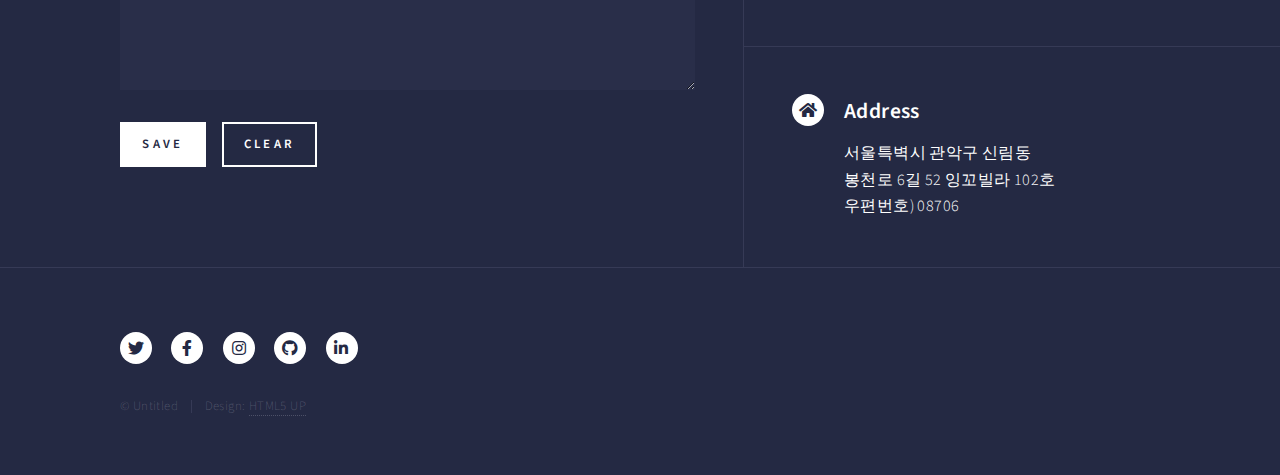
<file: self_introduction.html>
<!DOCTYPE HTML>
<!--
	Forty by HTML5 UP
	html5up.net | @ajlkn
	Free for personal and commercial use under the CCA 3.0 license (html5up.net/license)
-->
<html>
	<head>
		<title>Generic - Forty by HTML5 UP</title>
		<meta charset="utf-8" />
		<meta name="viewport" content="width=device-width, initial-scale=1, user-scalable=no" />
		<link rel="stylesheet" href="assets/css/main.css" />
		<noscript><link rel="stylesheet" href="assets/css/noscript.css" /></noscript>
	</head>
	<body class="is-preload">

		<!-- Wrapper -->
			<div id="wrapper">

				<!-- Header -->
					<header id="header">
						<a href="index.html" class="logo"><strong>Forty</strong> <span>by HTML5 UP</span></a>
						<nav>
							<a href="#menu">Menu</a>
						</nav>
					</header>

				<!-- Menu -->
					<nav id="menu">
						<ul class="links">
							<li><a href="index.html">Home</a></li>
							<li><a href="landing.html">Landing</a></li>
							<li><a href="generic.html">Generic</a></li>
							<li><a href="elements.html">Elements</a></li>
						</ul>
						<ul class="actions stacked">
							<li><a href="#" class="button primary fit">Get Started</a></li>
							<li><a href="#" class="button fit">Log In</a></li>
						</ul>
					</nav>

				<!-- Main -->
					<div id="main" class="alt">

						<!-- One -->
							<section id="one">
								<div class="inner">
									<header class="major">
										<h1>자기 소개</h1>
									</header>
									<span class="image main"><img src="images/pic11.jpg" alt="" /></span>
									<p>Donec eget ex magna. Interdum et malesuada fames ac ante ipsum primis in faucibus. Pellentesque venenatis dolor imperdiet dolor mattis sagittis. Praesent rutrum sem diam, vitae egestas enim auctor sit amet. Pellentesque leo mauris, consectetur id ipsum sit amet, fergiat. Pellentesque in mi eu massa lacinia malesuada et a elit. Donec urna ex, lacinia in purus ac, pretium pulvinar mauris. Curabitur sapien risus, commodo eget turpis at, elementum convallis elit. Pellentesque enim turpis, hendrerit.</p>
									<p>Lorem ipsum dolor sit amet, consectetur adipiscing elit. Duis dapibus rutrum facilisis. Class aptent taciti sociosqu ad litora torquent per conubia nostra, per inceptos himenaeos. Etiam tristique libero eu nibh porttitor fermentum. Nullam venenatis erat id vehicula viverra. Nunc ultrices eros ut ultricies condimentum. Mauris risus lacus, blandit sit amet venenatis non, bibendum vitae dolor. Nunc lorem mauris, fringilla in aliquam at, euismod in lectus. Pellentesque habitant morbi tristique senectus et netus et malesuada fames ac turpis egestas. In non lorem sit amet elit placerat maximus. Pellentesque aliquam maximus risus, vel sed vehicula.</p>
									<p>Interdum et malesuada fames ac ante ipsum primis in faucibus. Pellentesque venenatis dolor imperdiet dolor mattis sagittis. Praesent rutrum sem diam, vitae egestas enim auctor sit amet. Pellentesque leo mauris, consectetur id ipsum sit amet, fersapien risus, commodo eget turpis at, elementum convallis elit. Pellentesque enim turpis, hendrerit tristique lorem ipsum dolor.</p>
								</div>
							</section>

					</div>

				<!-- Contact -->
				<section id="contact">
					<div class="inner">
						<section>
							<form method="post" action="#">
								<div class="fields">
									<div class="field half">
										<label for="name">TITLE</label>
										<input type="text" name="name" id="name" />
									</div>
									<div class="field half">
										<label for="email">DATE</label>
										<input type="text" name="email" id="email" />
									</div>
									<div class="field">
										<label for="message">NOTE</label>
										<textarea name="message" id="message" rows="6"></textarea>
									</div>
								</div>
								<ul class="actions">
									<li><input type="submit" value="SAVE" class="primary" /></li>
									<li><input type="reset" value="Clear" /></li>
								</ul>
							</form>
						</section>
						<section class="split">
							<section>
								<div class="contact-method">
									<span class="icon solid alt fa-envelope"></span>
									<h3>Email</h3>
									<a href="#">dustn0176@naver.com</a>
								</div>
							</section>
							<section>
								<div class="contact-method">
									<span class="icon solid alt fa-phone"></span>
									<h3>Phone</h3>
									<span>010-3599-0176</span>
								</div>
							</section>
							<section>
								<div class="contact-method">
									<span class="icon solid alt fa-home"></span>
									<h3>Address</h3>
									<span>서울특벽시 관악구 신림동<br />
									봉천로 6길 52 잉꼬빌라 102호<br />
									우편번호) 08706</span>
								</div>
							</section>
						</section>
					</div>
				</section>

				<!-- Footer -->
					<footer id="footer">
						<div class="inner">
							<ul class="icons">
								<li><a href="#" class="icon brands alt fa-twitter"><span class="label">Twitter</span></a></li>
								<li><a href="#" class="icon brands alt fa-facebook-f"><span class="label">Facebook</span></a></li>
								<li><a href="#" class="icon brands alt fa-instagram"><span class="label">Instagram</span></a></li>
								<li><a href="#" class="icon brands alt fa-github"><span class="label">GitHub</span></a></li>
								<li><a href="#" class="icon brands alt fa-linkedin-in"><span class="label">LinkedIn</span></a></li>
							</ul>
							<ul class="copyright">
								<li>&copy; Untitled</li><li>Design: <a href="https://html5up.net">HTML5 UP</a></li>
							</ul>
						</div>
					</footer>

			</div>

		<!-- Scripts -->
			<script src="assets/js/jquery.min.js"></script>
			<script src="assets/js/jquery.scrolly.min.js"></script>
			<script src="assets/js/jquery.scrollex.min.js"></script>
			<script src="assets/js/browser.min.js"></script>
			<script src="assets/js/breakpoints.min.js"></script>
			<script src="assets/js/util.js"></script>
			<script src="assets/js/main.js"></script>

	</body>
</html>
</file>
<file: assets/css/noscript.css>
/*
	Forty by HTML5 UP
	html5up.net | @ajlkn
	Free for personal and commercial use under the CCA 3.0 license (html5up.net/license)
*/

/* Banner */

	body.is-preload #banner:after {
		opacity: 0.85;
	}

	body.is-preload #banner > .inner {
		-moz-filter: none;
		-webkit-filter: none;
		-ms-filter: none;
		filter: none;
		-moz-transform: none;
		-webkit-transform: none;
		-ms-transform: none;
		transform: none;
		opacity: 1;
	}
</file>
<file: assets/css/main.css>
@import url(fontawesome-all.min.css);
@import url("https://fonts.googleapis.com/css?family=Source+Sans+Pro:300,300italic,600,600italic");

/*
	Forty by HTML5 UP
	html5up.net | @ajlkn
	Free for personal and commercial use under the CCA 3.0 license (html5up.net/license)
*/

html, body, div, span, applet, object,
iframe, h1, h2, h3, h4, h5, h6, p, blockquote,
pre, a, abbr, acronym, address, big, cite,
code, del, dfn, em, img, ins, kbd, q, s, samp,
small, strike, strong, sub, sup, tt, var, b,
u, i, center, dl, dt, dd, ol, ul, li, fieldset,
form, label, legend, table, caption, tbody,
tfoot, thead, tr, th, td, article, aside,
canvas, details, embed, figure, figcaption,
footer, header, hgroup, menu, nav, output, ruby,
section, summary, time, mark, audio, video {
	margin: 0;
	padding: 0;
	border: 0;
	font-size: 100%;
	font: inherit;
	vertical-align: baseline;}

article, aside, details, figcaption, figure,
footer, header, hgroup, menu, nav, section {
	display: block;}

body {
	line-height: 1;
}

ol, ul {
	list-style: none;
}

blockquote, q {
	quotes: none;
}

	blockquote:before, blockquote:after, q:before, q:after {
		content: '';
		content: none;
	}

table {
	border-collapse: collapse;
	border-spacing: 0;
}

body {
	-webkit-text-size-adjust: none;
}

mark {
	background-color: transparent;
	color: inherit;
}

input::-moz-focus-inner {
	border: 0;
	padding: 0;
}

input, select, textarea {
	-moz-appearance: none;
	-webkit-appearance: none;
	-ms-appearance: none;
	appearance: none;
}

/* Basic */

	@-ms-viewport {
		width: device-width;
	}

	body {
		-ms-overflow-style: scrollbar;
	}

	@media screen and (max-width: 480px) {

		html, body {
			min-width: 320px;
		}

	}

	html {
		box-sizing: border-box;
	}

	*, *:before, *:after {
		box-sizing: inherit;
	}

	body {
		background: #242943;
	}

		body.is-preload *, body.is-preload *:before, body.is-preload *:after {
			-moz-animation: none !important;
			-webkit-animation: none !important;
			-ms-animation: none !important;
			animation: none !important;
			-moz-transition: none !important;
			-webkit-transition: none !important;
			-ms-transition: none !important;
			transition: none !important;
		}

/* Type */

	body, input, select, textarea {
		color: #ffffff;
		font-family: "Source Sans Pro", Helvetica, sans-serif;
		font-size: 17pt;
		font-weight: 300;
		letter-spacing: 0.025em;
		line-height: 1.65;
	}

		@media screen and (max-width: 1680px) {

			body, input, select, textarea {
				font-size: 14pt;
			}

		}

		@media screen and (max-width: 1280px) {

			body, input, select, textarea {
				font-size: 12pt;
			}

		}

		@media screen and (max-width: 360px) {

			body, input, select, textarea {
				font-size: 11pt;
			}

		}

	a {
		-moz-transition: color 0.2s ease-in-out, border-bottom-color 0.2s ease-in-out;
		-webkit-transition: color 0.2s ease-in-out, border-bottom-color 0.2s ease-in-out;
		-ms-transition: color 0.2s ease-in-out, border-bottom-color 0.2s ease-in-out;
		transition: color 0.2s ease-in-out, border-bottom-color 0.2s ease-in-out;
		border-bottom: dotted 1px;
		color: inherit;
		text-decoration: none;
	}

		a:hover {
			border-bottom-color: transparent;
			color: #9bf1ff !important;
		}

		a:active {
			color: #53e3fb !important;
		}

	strong, b {
		color: #ffffff;
		font-weight: 600;
	}

	em, i {
		font-style: italic;
	}

	p {
		margin: 0 0 2em 0;
	}

	h1, h2, h3, h4, h5, h6 {
		color: #ffffff;
		font-weight: 600;
		line-height: 1.65;
		margin: 0 0 1em 0;
	}

		h1 a, h2 a, h3 a, h4 a, h5 a, h6 a {
			color: inherit;
			border-bottom: 0;
		}

	h1 {
		font-size: 2.5em;
	}

	h2 {
		font-size: 1.75em;
	}

	h3 {
		font-size: 1.35em;
	}

	h4 {
		font-size: 1.1em;
	}

	h5 {
		font-size: 0.9em;
	}

	h6 {
		font-size: 0.7em;
	}

	@media screen and (max-width: 736px) {

		h1 {
			font-size: 2em;
		}

		h2 {
			font-size: 1.5em;
		}

		h3 {
			font-size: 1.25em;
		}

	}

	sub {
		font-size: 0.8em;
		position: relative;
		top: 0.5em;
	}

	sup {
		font-size: 0.8em;
		position: relative;
		top: -0.5em;
	}

	blockquote {
		border-left: solid 4px rgba(212, 212, 255, 0.1);
		font-style: italic;
		margin: 0 0 2em 0;
		padding: 0.5em 0 0.5em 2em;
	}

	code {
		background: rgba(212, 212, 255, 0.035);
		font-family: "Courier New", monospace;
		font-size: 0.9em;
		margin: 0 0.25em;
		padding: 0.25em 0.65em;
	}

	pre {
		-webkit-overflow-scrolling: touch;
		font-family: "Courier New", monospace;
		font-size: 0.9em;
		margin: 0 0 2em 0;
	}

		pre code {
			display: block;
			line-height: 1.75;
			padding: 1em 1.5em;
			overflow-x: auto;
		}

	hr {
		border: 0;
		border-bottom: solid 1px rgba(212, 212, 255, 0.1);
		margin: 2em 0;
	}

		hr.major {
			margin: 3em 0;
		}

	.align-left {
		text-align: left;
	}

	.align-center {
		text-align: center;
	}

	.align-right {
		text-align: right;
	}

/* Row */

	.row {
		display: flex;
		flex-wrap: wrap;
		box-sizing: border-box;
		align-items: stretch;
	}

		.row > * {
			box-sizing: border-box;
		}

		.row.gtr-uniform > * > :last-child {
			margin-bottom: 0;
		}

		.row.aln-left {
			justify-content: flex-start;
		}

		.row.aln-center {
			justify-content: center;
		}

		.row.aln-right {
			justify-content: flex-end;
		}

		.row.aln-top {
			align-items: flex-start;
		}

		.row.aln-middle {
			align-items: center;
		}

		.row.aln-bottom {
			align-items: flex-end;
		}

		.row > .imp {
			order: -1;
		}

		.row > .col-1 {
			width: 8.33333%;
		}

		.row > .off-1 {
			margin-left: 8.33333%;
		}

		.row > .col-2 {
			width: 16.66667%;
		}

		.row > .off-2 {
			margin-left: 16.66667%;
		}

		.row > .col-3 {
			width: 25%;
		}

		.row > .off-3 {
			margin-left: 25%;
		}

		.row > .col-4 {
			width: 33.33333%;
		}

		.row > .off-4 {
			margin-left: 33.33333%;
		}

		.row > .col-5 {
			width: 41.66667%;
		}

		.row > .off-5 {
			margin-left: 41.66667%;
		}

		.row > .col-6 {
			width: 50%;
		}

		.row > .off-6 {
			margin-left: 50%;
		}

		.row > .col-7 {
			width: 58.33333%;
		}

		.row > .off-7 {
			margin-left: 58.33333%;
		}

		.row > .col-8 {
			width: 66.66667%;
		}

		.row > .off-8 {
			margin-left: 66.66667%;
		}

		.row > .col-9 {
			width: 75%;
		}

		.row > .off-9 {
			margin-left: 75%;
		}

		.row > .col-10 {
			width: 83.33333%;
		}

		.row > .off-10 {
			margin-left: 83.33333%;
		}

		.row > .col-11 {
			width: 91.66667%;
		}

		.row > .off-11 {
			margin-left: 91.66667%;
		}

		.row > .col-12 {
			width: 100%;
		}

		.row > .off-12 {
			margin-left: 100%;
		}

		.row.gtr-0 {
			margin-top: 0;
			margin-left: 0em;
		}

			.row.gtr-0 > * {
				padding: 0 0 0 0em;
			}

			.row.gtr-0.gtr-uniform {
				margin-top: 0em;
			}

				.row.gtr-0.gtr-uniform > * {
					padding-top: 0em;
				}

		.row.gtr-25 {
			margin-top: 0;
			margin-left: -0.5em;
		}

			.row.gtr-25 > * {
				padding: 0 0 0 0.5em;
			}

			.row.gtr-25.gtr-uniform {
				margin-top: -0.5em;
			}

				.row.gtr-25.gtr-uniform > * {
					padding-top: 0.5em;
				}

		.row.gtr-50 {
			margin-top: 0;
			margin-left: -1em;
		}

			.row.gtr-50 > * {
				padding: 0 0 0 1em;
			}

			.row.gtr-50.gtr-uniform {
				margin-top: -1em;
			}

				.row.gtr-50.gtr-uniform > * {
					padding-top: 1em;
				}

		.row {
			margin-top: 0;
			margin-left: -2em;
		}

			.row > * {
				padding: 0 0 0 2em;
			}

			.row.gtr-uniform {
				margin-top: -2em;
			}

				.row.gtr-uniform > * {
					padding-top: 2em;
				}

		.row.gtr-150 {
			margin-top: 0;
			margin-left: -3em;
		}

			.row.gtr-150 > * {
				padding: 0 0 0 3em;
			}

			.row.gtr-150.gtr-uniform {
				margin-top: -3em;
			}

				.row.gtr-150.gtr-uniform > * {
					padding-top: 3em;
				}

		.row.gtr-200 {
			margin-top: 0;
			margin-left: -4em;
		}

			.row.gtr-200 > * {
				padding: 0 0 0 4em;
			}

			.row.gtr-200.gtr-uniform {
				margin-top: -4em;
			}

				.row.gtr-200.gtr-uniform > * {
					padding-top: 4em;
				}

		@media screen and (max-width: 1680px) {

			.row {
				display: flex;
				flex-wrap: wrap;
				box-sizing: border-box;
				align-items: stretch;
			}

				.row > * {
					box-sizing: border-box;
				}

				.row.gtr-uniform > * > :last-child {
					margin-bottom: 0;
				}

				.row.aln-left {
					justify-content: flex-start;
				}

				.row.aln-center {
					justify-content: center;
				}

				.row.aln-right {
					justify-content: flex-end;
				}

				.row.aln-top {
					align-items: flex-start;
				}

				.row.aln-middle {
					align-items: center;
				}

				.row.aln-bottom {
					align-items: flex-end;
				}

				.row > .imp-xlarge {
					order: -1;
				}

				.row > .col-1-xlarge {
					width: 8.33333%;
				}

				.row > .off-1-xlarge {
					margin-left: 8.33333%;
				}

				.row > .col-2-xlarge {
					width: 16.66667%;
				}

				.row > .off-2-xlarge {
					margin-left: 16.66667%;
				}

				.row > .col-3-xlarge {
					width: 25%;
				}

				.row > .off-3-xlarge {
					margin-left: 25%;
				}

				.row > .col-4-xlarge {
					width: 33.33333%;
				}

				.row > .off-4-xlarge {
					margin-left: 33.33333%;
				}

				.row > .col-5-xlarge {
					width: 41.66667%;
				}

				.row > .off-5-xlarge {
					margin-left: 41.66667%;
				}

				.row > .col-6-xlarge {
					width: 50%;
				}

				.row > .off-6-xlarge {
					margin-left: 50%;
				}

				.row > .col-7-xlarge {
					width: 58.33333%;
				}

				.row > .off-7-xlarge {
					margin-left: 58.33333%;
				}

				.row > .col-8-xlarge {
					width: 66.66667%;
				}

				.row > .off-8-xlarge {
					margin-left: 66.66667%;
				}

				.row > .col-9-xlarge {
					width: 75%;
				}

				.row > .off-9-xlarge {
					margin-left: 75%;
				}

				.row > .col-10-xlarge {
					width: 83.33333%;
				}

				.row > .off-10-xlarge {
					margin-left: 83.33333%;
				}

				.row > .col-11-xlarge {
					width: 91.66667%;
				}

				.row > .off-11-xlarge {
					margin-left: 91.66667%;
				}

				.row > .col-12-xlarge {
					width: 100%;
				}

				.row > .off-12-xlarge {
					margin-left: 100%;
				}

				.row.gtr-0 {
					margin-top: 0;
					margin-left: 0em;
				}

					.row.gtr-0 > * {
						padding: 0 0 0 0em;
					}

					.row.gtr-0.gtr-uniform {
						margin-top: 0em;
					}

						.row.gtr-0.gtr-uniform > * {
							padding-top: 0em;
						}

				.row.gtr-25 {
					margin-top: 0;
					margin-left: -0.5em;
				}

					.row.gtr-25 > * {
						padding: 0 0 0 0.5em;
					}

					.row.gtr-25.gtr-uniform {
						margin-top: -0.5em;
					}

						.row.gtr-25.gtr-uniform > * {
							padding-top: 0.5em;
						}

				.row.gtr-50 {
					margin-top: 0;
					margin-left: -1em;
				}

					.row.gtr-50 > * {
						padding: 0 0 0 1em;
					}

					.row.gtr-50.gtr-uniform {
						margin-top: -1em;
					}

						.row.gtr-50.gtr-uniform > * {
							padding-top: 1em;
						}

				.row {
					margin-top: 0;
					margin-left: -2em;
				}

					.row > * {
						padding: 0 0 0 2em;
					}

					.row.gtr-uniform {
						margin-top: -2em;
					}

						.row.gtr-uniform > * {
							padding-top: 2em;
						}

				.row.gtr-150 {
					margin-top: 0;
					margin-left: -3em;
				}

					.row.gtr-150 > * {
						padding: 0 0 0 3em;
					}

					.row.gtr-150.gtr-uniform {
						margin-top: -3em;
					}

						.row.gtr-150.gtr-uniform > * {
							padding-top: 3em;
						}

				.row.gtr-200 {
					margin-top: 0;
					margin-left: -4em;
				}

					.row.gtr-200 > * {
						padding: 0 0 0 4em;
					}

					.row.gtr-200.gtr-uniform {
						margin-top: -4em;
					}

						.row.gtr-200.gtr-uniform > * {
							padding-top: 4em;
						}

		}

		@media screen and (max-width: 1280px) {

			.row {
				display: flex;
				flex-wrap: wrap;
				box-sizing: border-box;
				align-items: stretch;
			}

				.row > * {
					box-sizing: border-box;
				}

				.row.gtr-uniform > * > :last-child {
					margin-bottom: 0;
				}

				.row.aln-left {
					justify-content: flex-start;
				}

				.row.aln-center {
					justify-content: center;
				}

				.row.aln-right {
					justify-content: flex-end;
				}

				.row.aln-top {
					align-items: flex-start;
				}

				.row.aln-middle {
					align-items: center;
				}

				.row.aln-bottom {
					align-items: flex-end;
				}

				.row > .imp-large {
					order: -1;
				}

				.row > .col-1-large {
					width: 8.33333%;
				}

				.row > .off-1-large {
					margin-left: 8.33333%;
				}

				.row > .col-2-large {
					width: 16.66667%;
				}

				.row > .off-2-large {
					margin-left: 16.66667%;
				}

				.row > .col-3-large {
					width: 25%;
				}

				.row > .off-3-large {
					margin-left: 25%;
				}

				.row > .col-4-large {
					width: 33.33333%;
				}

				.row > .off-4-large {
					margin-left: 33.33333%;
				}

				.row > .col-5-large {
					width: 41.66667%;
				}

				.row > .off-5-large {
					margin-left: 41.66667%;
				}

				.row > .col-6-large {
					width: 50%;
				}

				.row > .off-6-large {
					margin-left: 50%;
				}

				.row > .col-7-large {
					width: 58.33333%;
				}

				.row > .off-7-large {
					margin-left: 58.33333%;
				}

				.row > .col-8-large {
					width: 66.66667%;
				}

				.row > .off-8-large {
					margin-left: 66.66667%;
				}

				.row > .col-9-large {
					width: 75%;
				}

				.row > .off-9-large {
					margin-left: 75%;
				}

				.row > .col-10-large {
					width: 83.33333%;
				}

				.row > .off-10-large {
					margin-left: 83.33333%;
				}

				.row > .col-11-large {
					width: 91.66667%;
				}

				.row > .off-11-large {
					margin-left: 91.66667%;
				}

				.row > .col-12-large {
					width: 100%;
				}

				.row > .off-12-large {
					margin-left: 100%;
				}

				.row.gtr-0 {
					margin-top: 0;
					margin-left: 0em;
				}

					.row.gtr-0 > * {
						padding: 0 0 0 0em;
					}

					.row.gtr-0.gtr-uniform {
						margin-top: 0em;
					}

						.row.gtr-0.gtr-uniform > * {
							padding-top: 0em;
						}

				.row.gtr-25 {
					margin-top: 0;
					margin-left: -0.375em;
				}

					.row.gtr-25 > * {
						padding: 0 0 0 0.375em;
					}

					.row.gtr-25.gtr-uniform {
						margin-top: -0.375em;
					}

						.row.gtr-25.gtr-uniform > * {
							padding-top: 0.375em;
						}

				.row.gtr-50 {
					margin-top: 0;
					margin-left: -0.75em;
				}

					.row.gtr-50 > * {
						padding: 0 0 0 0.75em;
					}

					.row.gtr-50.gtr-uniform {
						margin-top: -0.75em;
					}

						.row.gtr-50.gtr-uniform > * {
							padding-top: 0.75em;
						}

				.row {
					margin-top: 0;
					margin-left: -1.5em;
				}

					.row > * {
						padding: 0 0 0 1.5em;
					}

					.row.gtr-uniform {
						margin-top: -1.5em;
					}

						.row.gtr-uniform > * {
							padding-top: 1.5em;
						}

				.row.gtr-150 {
					margin-top: 0;
					margin-left: -2.25em;
				}

					.row.gtr-150 > * {
						padding: 0 0 0 2.25em;
					}

					.row.gtr-150.gtr-uniform {
						margin-top: -2.25em;
					}

						.row.gtr-150.gtr-uniform > * {
							padding-top: 2.25em;
						}

				.row.gtr-200 {
					margin-top: 0;
					margin-left: -3em;
				}

					.row.gtr-200 > * {
						padding: 0 0 0 3em;
					}

					.row.gtr-200.gtr-uniform {
						margin-top: -3em;
					}

						.row.gtr-200.gtr-uniform > * {
							padding-top: 3em;
						}

		}

		@media screen and (max-width: 980px) {

			.row {
				display: flex;
				flex-wrap: wrap;
				box-sizing: border-box;
				align-items: stretch;
			}

				.row > * {
					box-sizing: border-box;
				}

				.row.gtr-uniform > * > :last-child {
					margin-bottom: 0;
				}

				.row.aln-left {
					justify-content: flex-start;
				}

				.row.aln-center {
					justify-content: center;
				}

				.row.aln-right {
					justify-content: flex-end;
				}

				.row.aln-top {
					align-items: flex-start;
				}

				.row.aln-middle {
					align-items: center;
				}

				.row.aln-bottom {
					align-items: flex-end;
				}

				.row > .imp-medium {
					order: -1;
				}

				.row > .col-1-medium {
					width: 8.33333%;
				}

				.row > .off-1-medium {
					margin-left: 8.33333%;
				}

				.row > .col-2-medium {
					width: 16.66667%;
				}

				.row > .off-2-medium {
					margin-left: 16.66667%;
				}

				.row > .col-3-medium {
					width: 25%;
				}

				.row > .off-3-medium {
					margin-left: 25%;
				}

				.row > .col-4-medium {
					width: 33.33333%;
				}

				.row > .off-4-medium {
					margin-left: 33.33333%;
				}

				.row > .col-5-medium {
					width: 41.66667%;
				}

				.row > .off-5-medium {
					margin-left: 41.66667%;
				}

				.row > .col-6-medium {
					width: 50%;
				}

				.row > .off-6-medium {
					margin-left: 50%;
				}

				.row > .col-7-medium {
					width: 58.33333%;
				}

				.row > .off-7-medium {
					margin-left: 58.33333%;
				}

				.row > .col-8-medium {
					width: 66.66667%;
				}

				.row > .off-8-medium {
					margin-left: 66.66667%;
				}

				.row > .col-9-medium {
					width: 75%;
				}

				.row > .off-9-medium {
					margin-left: 75%;
				}

				.row > .col-10-medium {
					width: 83.33333%;
				}

				.row > .off-10-medium {
					margin-left: 83.33333%;
				}

				.row > .col-11-medium {
					width: 91.66667%;
				}

				.row > .off-11-medium {
					margin-left: 91.66667%;
				}

				.row > .col-12-medium {
					width: 100%;
				}

				.row > .off-12-medium {
					margin-left: 100%;
				}

				.row.gtr-0 {
					margin-top: 0;
					margin-left: 0em;
				}

					.row.gtr-0 > * {
						padding: 0 0 0 0em;
					}

					.row.gtr-0.gtr-uniform {
						margin-top: 0em;
					}

						.row.gtr-0.gtr-uniform > * {
							padding-top: 0em;
						}

				.row.gtr-25 {
					margin-top: 0;
					margin-left: -0.375em;
				}

					.row.gtr-25 > * {
						padding: 0 0 0 0.375em;
					}

					.row.gtr-25.gtr-uniform {
						margin-top: -0.375em;
					}

						.row.gtr-25.gtr-uniform > * {
							padding-top: 0.375em;
						}

				.row.gtr-50 {
					margin-top: 0;
					margin-left: -0.75em;
				}

					.row.gtr-50 > * {
						padding: 0 0 0 0.75em;
					}

					.row.gtr-50.gtr-uniform {
						margin-top: -0.75em;
					}

						.row.gtr-50.gtr-uniform > * {
							padding-top: 0.75em;
						}

				.row {
					margin-top: 0;
					margin-left: -1.5em;
				}

					.row > * {
						padding: 0 0 0 1.5em;
					}

					.row.gtr-uniform {
						margin-top: -1.5em;
					}

						.row.gtr-uniform > * {
							padding-top: 1.5em;
						}

				.row.gtr-150 {
					margin-top: 0;
					margin-left: -2.25em;
				}

					.row.gtr-150 > * {
						padding: 0 0 0 2.25em;
					}

					.row.gtr-150.gtr-uniform {
						margin-top: -2.25em;
					}

						.row.gtr-150.gtr-uniform > * {
							padding-top: 2.25em;
						}

				.row.gtr-200 {
					margin-top: 0;
					margin-left: -3em;
				}

					.row.gtr-200 > * {
						padding: 0 0 0 3em;
					}

					.row.gtr-200.gtr-uniform {
						margin-top: -3em;
					}

						.row.gtr-200.gtr-uniform > * {
							padding-top: 3em;
						}

		}

		@media screen and (max-width: 736px) {

			.row {
				display: flex;
				flex-wrap: wrap;
				box-sizing: border-box;
				align-items: stretch;
			}

				.row > * {
					box-sizing: border-box;
				}

				.row.gtr-uniform > * > :last-child {
					margin-bottom: 0;
				}

				.row.aln-left {
					justify-content: flex-start;
				}

				.row.aln-center {
					justify-content: center;
				}

				.row.aln-right {
					justify-content: flex-end;
				}

				.row.aln-top {
					align-items: flex-start;
				}

				.row.aln-middle {
					align-items: center;
				}

				.row.aln-bottom {
					align-items: flex-end;
				}

				.row > .imp-small {
					order: -1;
				}

				.row > .col-1-small {
					width: 8.33333%;
				}

				.row > .off-1-small {
					margin-left: 8.33333%;
				}

				.row > .col-2-small {
					width: 16.66667%;
				}

				.row > .off-2-small {
					margin-left: 16.66667%;
				}

				.row > .col-3-small {
					width: 25%;
				}

				.row > .off-3-small {
					margin-left: 25%;
				}

				.row > .col-4-small {
					width: 33.33333%;
				}

				.row > .off-4-small {
					margin-left: 33.33333%;
				}

				.row > .col-5-small {
					width: 41.66667%;
				}

				.row > .off-5-small {
					margin-left: 41.66667%;
				}

				.row > .col-6-small {
					width: 50%;
				}

				.row > .off-6-small {
					margin-left: 50%;
				}

				.row > .col-7-small {
					width: 58.33333%;
				}

				.row > .off-7-small {
					margin-left: 58.33333%;
				}

				.row > .col-8-small {
					width: 66.66667%;
				}

				.row > .off-8-small {
					margin-left: 66.66667%;
				}

				.row > .col-9-small {
					width: 75%;
				}

				.row > .off-9-small {
					margin-left: 75%;
				}

				.row > .col-10-small {
					width: 83.33333%;
				}

				.row > .off-10-small {
					margin-left: 83.33333%;
				}

				.row > .col-11-small {
					width: 91.66667%;
				}

				.row > .off-11-small {
					margin-left: 91.66667%;
				}

				.row > .col-12-small {
					width: 100%;
				}

				.row > .off-12-small {
					margin-left: 100%;
				}

				.row.gtr-0 {
					margin-top: 0;
					margin-left: 0em;
				}

					.row.gtr-0 > * {
						padding: 0 0 0 0em;
					}

					.row.gtr-0.gtr-uniform {
						margin-top: 0em;
					}

						.row.gtr-0.gtr-uniform > * {
							padding-top: 0em;
						}

				.row.gtr-25 {
					margin-top: 0;
					margin-left: -0.3125em;
				}

					.row.gtr-25 > * {
						padding: 0 0 0 0.3125em;
					}

					.row.gtr-25.gtr-uniform {
						margin-top: -0.3125em;
					}

						.row.gtr-25.gtr-uniform > * {
							padding-top: 0.3125em;
						}

				.row.gtr-50 {
					margin-top: 0;
					margin-left: -0.625em;
				}

					.row.gtr-50 > * {
						padding: 0 0 0 0.625em;
					}

					.row.gtr-50.gtr-uniform {
						margin-top: -0.625em;
					}

						.row.gtr-50.gtr-uniform > * {
							padding-top: 0.625em;
						}

				.row {
					margin-top: 0;
					margin-left: -1.25em;
				}

					.row > * {
						padding: 0 0 0 1.25em;
					}

					.row.gtr-uniform {
						margin-top: -1.25em;
					}

						.row.gtr-uniform > * {
							padding-top: 1.25em;
						}

				.row.gtr-150 {
					margin-top: 0;
					margin-left: -1.875em;
				}

					.row.gtr-150 > * {
						padding: 0 0 0 1.875em;
					}

					.row.gtr-150.gtr-uniform {
						margin-top: -1.875em;
					}

						.row.gtr-150.gtr-uniform > * {
							padding-top: 1.875em;
						}

				.row.gtr-200 {
					margin-top: 0;
					margin-left: -2.5em;
				}

					.row.gtr-200 > * {
						padding: 0 0 0 2.5em;
					}

					.row.gtr-200.gtr-uniform {
						margin-top: -2.5em;
					}

						.row.gtr-200.gtr-uniform > * {
							padding-top: 2.5em;
						}

		}

		@media screen and (max-width: 480px) {

			.row {
				display: flex;
				flex-wrap: wrap;
				box-sizing: border-box;
				align-items: stretch;
			}

				.row > * {
					box-sizing: border-box;
				}

				.row.gtr-uniform > * > :last-child {
					margin-bottom: 0;
				}

				.row.aln-left {
					justify-content: flex-start;
				}

				.row.aln-center {
					justify-content: center;
				}

				.row.aln-right {
					justify-content: flex-end;
				}

				.row.aln-top {
					align-items: flex-start;
				}

				.row.aln-middle {
					align-items: center;
				}

				.row.aln-bottom {
					align-items: flex-end;
				}

				.row > .imp-xsmall {
					order: -1;
				}

				.row > .col-1-xsmall {
					width: 8.33333%;
				}

				.row > .off-1-xsmall {
					margin-left: 8.33333%;
				}

				.row > .col-2-xsmall {
					width: 16.66667%;
				}

				.row > .off-2-xsmall {
					margin-left: 16.66667%;
				}

				.row > .col-3-xsmall {
					width: 25%;
				}

				.row > .off-3-xsmall {
					margin-left: 25%;
				}

				.row > .col-4-xsmall {
					width: 33.33333%;
				}

				.row > .off-4-xsmall {
					margin-left: 33.33333%;
				}

				.row > .col-5-xsmall {
					width: 41.66667%;
				}

				.row > .off-5-xsmall {
					margin-left: 41.66667%;
				}

				.row > .col-6-xsmall {
					width: 50%;
				}

				.row > .off-6-xsmall {
					margin-left: 50%;
				}

				.row > .col-7-xsmall {
					width: 58.33333%;
				}

				.row > .off-7-xsmall {
					margin-left: 58.33333%;
				}

				.row > .col-8-xsmall {
					width: 66.66667%;
				}

				.row > .off-8-xsmall {
					margin-left: 66.66667%;
				}

				.row > .col-9-xsmall {
					width: 75%;
				}

				.row > .off-9-xsmall {
					margin-left: 75%;
				}

				.row > .col-10-xsmall {
					width: 83.33333%;
				}

				.row > .off-10-xsmall {
					margin-left: 83.33333%;
				}

				.row > .col-11-xsmall {
					width: 91.66667%;
				}

				.row > .off-11-xsmall {
					margin-left: 91.66667%;
				}

				.row > .col-12-xsmall {
					width: 100%;
				}

				.row > .off-12-xsmall {
					margin-left: 100%;
				}

				.row.gtr-0 {
					margin-top: 0;
					margin-left: 0em;
				}

					.row.gtr-0 > * {
						padding: 0 0 0 0em;
					}

					.row.gtr-0.gtr-uniform {
						margin-top: 0em;
					}

						.row.gtr-0.gtr-uniform > * {
							padding-top: 0em;
						}

				.row.gtr-25 {
					margin-top: 0;
					margin-left: -0.3125em;
				}

					.row.gtr-25 > * {
						padding: 0 0 0 0.3125em;
					}

					.row.gtr-25.gtr-uniform {
						margin-top: -0.3125em;
					}

						.row.gtr-25.gtr-uniform > * {
							padding-top: 0.3125em;
						}

				.row.gtr-50 {
					margin-top: 0;
					margin-left: -0.625em;
				}

					.row.gtr-50 > * {
						padding: 0 0 0 0.625em;
					}

					.row.gtr-50.gtr-uniform {
						margin-top: -0.625em;
					}

						.row.gtr-50.gtr-uniform > * {
							padding-top: 0.625em;
						}

				.row {
					margin-top: 0;
					margin-left: -1.25em;
				}

					.row > * {
						padding: 0 0 0 1.25em;
					}

					.row.gtr-uniform {
						margin-top: -1.25em;
					}

						.row.gtr-uniform > * {
							padding-top: 1.25em;
						}

				.row.gtr-150 {
					margin-top: 0;
					margin-left: -1.875em;
				}

					.row.gtr-150 > * {
						padding: 0 0 0 1.875em;
					}

					.row.gtr-150.gtr-uniform {
						margin-top: -1.875em;
					}

						.row.gtr-150.gtr-uniform > * {
							padding-top: 1.875em;
						}

				.row.gtr-200 {
					margin-top: 0;
					margin-left: -2.5em;
				}

					.row.gtr-200 > * {
						padding: 0 0 0 2.5em;
					}

					.row.gtr-200.gtr-uniform {
						margin-top: -2.5em;
					}

						.row.gtr-200.gtr-uniform > * {
							padding-top: 2.5em;
						}

		}

/* Section/Article */

	section.special, article.special {
		text-align: center;
	}

	header.major {
		width: -moz-max-content;
		width: -webkit-max-content;
		width: -ms-max-content;
		width: max-content;
		margin-bottom: 2em;
	}

		header.major > :first-child { /*자기소개부터 색변경*/
			margin-bottom: 0;
			width: calc(100% + 0.5em);
			color: #000000;
		}

			header.major > :first-child:after { /*구분선 색변경*/
				content: '';
				background-color: #000000;
				display: block;
				height: 2px;
				margin: 0.325em 0 0.5em 0;
				width: 100%;
			}

		header.major > p { /*자기소개 밑에 내용*/
			font-size: 0.7em;
			font-weight: 600;
			letter-spacing: 0.25em;
			margin-bottom: 0;
			text-transform: uppercase;
			color: #000000;
		}

		body.is-ie header.major > :first-child:after {
			max-width: 9em;
		}

		body.is-ie header.major > h1:after {
			max-width: 100% !important;
		}

	@media screen and (max-width: 736px) {

		header.major > p br {
			display: none;
		}

	}

/* Form */

	form {
		margin: 0 0 2em 0;
	}

		form > :last-child {
			margin-bottom: 0;
		}

		form > .fields {
			display: -moz-flex;
			display: -webkit-flex;
			display: -ms-flex;
			display: flex;
			-moz-flex-wrap: wrap;
			-webkit-flex-wrap: wrap;
			-ms-flex-wrap: wrap;
			flex-wrap: wrap;
			width: calc(100% + 3em);
			margin: -1.5em 0 2em -1.5em;
		}

			form > .fields > .field {
				-moz-flex-grow: 0;
				-webkit-flex-grow: 0;
				-ms-flex-grow: 0;
				flex-grow: 0;
				-moz-flex-shrink: 0;
				-webkit-flex-shrink: 0;
				-ms-flex-shrink: 0;
				flex-shrink: 0;
				padding: 1.5em 0 0 1.5em;
				width: calc(100% - 1.5em);
			}

				form > .fields > .field.half {
					width: calc(50% - 0.75em);
				}

				form > .fields > .field.third {
					width: calc(100%/3 - 0.5em);
				}

				form > .fields > .field.quarter {
					width: calc(25% - 0.375em);
				}

		@media screen and (max-width: 480px) {

			form > .fields {
				width: calc(100% + 3em);
				margin: -1.5em 0 2em -1.5em;
			}

				form > .fields > .field {
					padding: 1.5em 0 0 1.5em;
					width: calc(100% - 1.5em);
				}

					form > .fields > .field.half {
						width: calc(100% - 1.5em);
					}

					form > .fields > .field.third {
						width: calc(100% - 1.5em);
					}

					form > .fields > .field.quarter {
						width: calc(100% - 1.5em);
					}

		}

	label {
		color: #ffffff;
		display: block;
		font-size: 0.8em;
		font-weight: 600;
		letter-spacing: 0.25em;
		margin: 0 0 1em 0;
		text-transform: uppercase;
	}

	input[type="text"],
	input[type="password"],
	input[type="email"],
	input[type="tel"],
	input[type="search"],
	input[type="url"],
	select,
	textarea {
		-moz-appearance: none;
		-webkit-appearance: none;
		-ms-appearance: none;
		appearance: none;
		background: rgba(212, 212, 255, 0.035);
		border: none;
		border-radius: 0;
		color: inherit;
		display: block;
		outline: 0;
		padding: 0 1em;
		text-decoration: none;
		width: 100%;
	}

		input[type="text"]:invalid,
		input[type="password"]:invalid,
		input[type="email"]:invalid,
		input[type="tel"]:invalid,
		input[type="search"]:invalid,
		input[type="url"]:invalid,
		select:invalid,
		textarea:invalid {
			box-shadow: none;
		}

		input[type="text"]:focus,
		input[type="password"]:focus,
		input[type="email"]:focus,
		input[type="tel"]:focus,
		input[type="search"]:focus,
		input[type="url"]:focus,
		select:focus,
		textarea:focus {
			border-color: #9bf1ff;
			box-shadow: 0 0 0 2px #9bf1ff;
		}

	select {
		background-image: url("data:image/svg+xml;charset=utf8,%3Csvg xmlns='http://www.w3.org/2000/svg' width='40' height='40' preserveAspectRatio='none' viewBox='0 0 40 40'%3E%3Cpath d='M9.4,12.3l10.4,10.4l10.4-10.4c0.2-0.2,0.5-0.4,0.9-0.4c0.3,0,0.6,0.1,0.9,0.4l3.3,3.3c0.2,0.2,0.4,0.5,0.4,0.9 c0,0.4-0.1,0.6-0.4,0.9L20.7,31.9c-0.2,0.2-0.5,0.4-0.9,0.4c-0.3,0-0.6-0.1-0.9-0.4L4.3,17.3c-0.2-0.2-0.4-0.5-0.4-0.9 c0-0.4,0.1-0.6,0.4-0.9l3.3-3.3c0.2-0.2,0.5-0.4,0.9-0.4S9.1,12.1,9.4,12.3z' fill='rgba(212, 212, 255, 0.1)' /%3E%3C/svg%3E");
		background-size: 1.25rem;
		background-repeat: no-repeat;
		background-position: calc(100% - 1rem) center;
		height: 2.75em;
		padding-right: 2.75em;
		text-overflow: ellipsis;
	}

		select option {
			color: #ffffff;
			background: #242943;
		}

		select:focus::-ms-value {
			background-color: transparent;
		}

		select::-ms-expand {
			display: none;
		}

	input[type="text"],
	input[type="password"],
	input[type="email"],
	input[type="tel"],
	input[type="search"],
	input[type="url"],
	select {
		height: 2.75em;
	}

	textarea {
		padding: 0.75em 1em;
	}

	input[type="checkbox"],
	input[type="radio"] {
		-moz-appearance: none;
		-webkit-appearance: none;
		-ms-appearance: none;
		appearance: none;
		display: block;
		float: left;
		margin-right: -2em;
		opacity: 0;
		width: 1em;
		z-index: -1;
	}

		input[type="checkbox"] + label,
		input[type="radio"] + label {
			text-decoration: none;
			color: #ffffff;
			cursor: pointer;
			display: inline-block;
			font-weight: 300;
			padding-left: 2.65em;
			padding-right: 0.75em;
			position: relative;
		}

			input[type="checkbox"] + label:before,
			input[type="radio"] + label:before {
				-moz-osx-font-smoothing: grayscale;
				-webkit-font-smoothing: antialiased;
				display: inline-block;
				font-style: normal;
				font-variant: normal;
				text-rendering: auto;
				line-height: 1;
				text-transform: none !important;
				font-family: 'Font Awesome 5 Free';
				font-weight: 900;
			}

			input[type="checkbox"] + label:before,
			input[type="radio"] + label:before {
				background: rgba(212, 212, 255, 0.035);
				content: '';
				display: inline-block;
				font-size: 0.8em;
				height: 2.0625em;
				left: 0;
				letter-spacing: 0;
				line-height: 2.0625em;
				position: absolute;
				text-align: center;
				top: 0;
				width: 2.0625em;
			}

		input[type="checkbox"]:checked + label:before,
		input[type="radio"]:checked + label:before {
			background: #ffffff;
			border-color: #9bf1ff;
			content: '\f00c';
			color: #242943;
		}

		input[type="checkbox"]:focus + label:before,
		input[type="radio"]:focus + label:before {
			box-shadow: 0 0 0 2px #9bf1ff;
		}

	input[type="radio"] + label:before {
		border-radius: 100%;
	}

	::-webkit-input-placeholder {
		color: rgba(244, 244, 255, 0.2) !important;
		opacity: 1.0;
	}

	:-moz-placeholder {
		color: rgba(244, 244, 255, 0.2) !important;
		opacity: 1.0;
	}

	::-moz-placeholder {
		color: rgba(244, 244, 255, 0.2) !important;
		opacity: 1.0;
	}

	:-ms-input-placeholder {
		color: rgba(244, 244, 255, 0.2) !important;
		opacity: 1.0;
	}

/* Box */

	.box {
		border: solid 1px rgba(212, 212, 255, 0.1);
		margin-bottom: 2em;
		padding: 1.5em;
	}

		.box > :last-child,
		.box > :last-child > :last-child,
		.box > :last-child > :last-child > :last-child {
			margin-bottom: 0;
		}

		.box.alt {
			border: 0;
			border-radius: 0;
			padding: 0;
		}

/* Icon */

	.icon {
		text-decoration: none;
		border-bottom: none;
		position: relative;
	}

		.icon:before {
			-moz-osx-font-smoothing: grayscale;
			-webkit-font-smoothing: antialiased;
			display: inline-block;
			font-style: normal;
			font-variant: normal;
			text-rendering: auto;
			line-height: 1;
			text-transform: none !important;
			font-family: 'Font Awesome 5 Free';
			font-weight: 400;
		}

		.icon > .label {
			display: none;
		}

		.icon:before {
			line-height: inherit;
		}

		.icon.solid:before {
			font-weight: 900;
		}

		.icon.brands:before {
			font-family: 'Font Awesome 5 Brands';
		}

		.icon.alt:before {
			background-color: #ffffff;
			border-radius: 100%;
			color: #242943;
			display: inline-block;
			height: 2em;
			line-height: 2em;
			text-align: center;
			width: 2em;
		}

	a.icon.alt:before {
		-moz-transition: background-color 0.2s ease-in-out;
		-webkit-transition: background-color 0.2s ease-in-out;
		-ms-transition: background-color 0.2s ease-in-out;
		transition: background-color 0.2s ease-in-out;
	}

	a.icon.alt:hover:before {
		background-color: #6fc3df;
	}

	a.icon.alt:active:before {
		background-color: #37a6cb;
	}

/* Image */

	.image {
		border: 0;
		display: inline-block;
		position: relative;
	}

		.image img {
			display: block;
		}

		.image.left, .image.right {
			max-width: 30%;
		}

			.image.left img, .image.right img {
				width: 100%;
			}

		.image.left {
			float: left;
			margin: 0 1.5em 1.25em 0;
			top: 0.25em;
		}

		.image.right {
			float: right;
			margin: 0 0 1.25em 1.5em;
			top: 0.25em;
		}

		.image.fit {
			display: block;
			margin: 0 0 2em 0;
			width: 100%;
		}

			.image.fit img {
				width: 100%;
			}

		.image.main {
			display: block;
			margin: 2.5em 0;
			width: 100%;
		}

			.image.main img {
				width: 100%;
			}

			@media screen and (max-width: 736px) {

				.image.main {
					margin: 1.5em 0;
				}

			}

/* List */

	ol {
		list-style: decimal;
		margin: 0 0 2em 0;
		padding-left: 1.25em;
	}

		ol li {
			padding-left: 0.25em;
		}

	ul {
		list-style: disc;
		margin: 0 0 2em 0;
		padding-left: 1em;
	}

		ul li {
			padding-left: 0.5em;
		}

		ul.alt {
			list-style: none;
			padding-left: 0;
		}

			ul.alt li {
				border-top: solid 1px rgba(212, 212, 255, 0.1);
				padding: 0.5em 0;
			}

				ul.alt li:first-child {
					border-top: 0;
					padding-top: 0;
				}

	dl {
		margin: 0 0 2em 0;
	}

		dl dt {
			display: block;
			font-weight: 600;
			margin: 0 0 1em 0;
		}

		dl dd {
			margin-left: 2em;
		}

/* Actions */

	ul.actions {
		display: -moz-flex;
		display: -webkit-flex;
		display: -ms-flex;
		display: flex;
		cursor: default;
		list-style: none;
		margin-left: -1em;
		padding-left: 0;
		position: relative;
		/* left : 920px; /*이제 시작합니다*/
		/*top : 300px; */
		
	}

		ul.actions li {
			padding: 0 0 0 1em;
			vertical-align: middle;
			right : 50px;	
		}

		ul.actions.special {
			-moz-justify-content: center;
			-webkit-justify-content: center;
			-ms-justify-content: center;
			justify-content: center;
			width: 100%;
			margin-left: 0;
		}

			ul.actions.special li:first-child {
				padding-left: 0;
			}

		ul.actions.stacked {
			-moz-flex-direction: column;
			-webkit-flex-direction: column;
			-ms-flex-direction: column;
			flex-direction: column;
			margin-left: 0;
		}

			ul.actions.stacked li {
				padding: 1.3em 0 0 0;
			}

				ul.actions.stacked li:first-child {
					padding-top: 0;
				}

		ul.actions.fit {
			width: calc(100% + 1em);
		}

			ul.actions.fit li {
				-moz-flex-grow: 1;
				-webkit-flex-grow: 1;
				-ms-flex-grow: 1;
				flex-grow: 1;
				-moz-flex-shrink: 1;
				-webkit-flex-shrink: 1;
				-ms-flex-shrink: 1;
				flex-shrink: 1;
				width: 100%;
			}

				ul.actions.fit li > * {
					width: 100%;
				}

			ul.actions.fit.stacked {
				width: 100%;
			}

/* Icons */

	ul.icons {
		cursor: default;
		list-style: none;
		padding-left: 0;
	}

		ul.icons li {
			display: inline-block;
			padding: 0 1em 0 0;
		}

			ul.icons li:last-child {
				padding-right: 0;
			}

		@media screen and (max-width: 736px) {

			ul.icons li {
				padding: 0 0.75em 0 0;
			}

		}

/* Pagination */

	ul.pagination {
		cursor: default;
		list-style: none;
		padding-left: 0;
	}

		ul.pagination li {
			display: inline-block;
			padding-left: 0;
			vertical-align: middle;
		}

			ul.pagination li > .page {
				-moz-transition: background-color 0.2s ease-in-out, color 0.2s ease-in-out;
				-webkit-transition: background-color 0.2s ease-in-out, color 0.2s ease-in-out;
				-ms-transition: background-color 0.2s ease-in-out, color 0.2s ease-in-out;
				transition: background-color 0.2s ease-in-out, color 0.2s ease-in-out;
				border-bottom: 0;
				display: inline-block;
				font-size: 0.8em;
				font-weight: 600;
				height: 1.5em;
				line-height: 1.5em;
				margin: 0 0.125em;
				min-width: 1.5em;
				padding: 0 0.5em;
				text-align: center;
			}

				ul.pagination li > .page.active {
					background-color: #ffffff;
					color: #242943;
				}

					ul.pagination li > .page.active:hover {
						background-color: #9bf1ff;
						color: #242943 !important;
					}

					ul.pagination li > .page.active:active {
						background-color: #53e3fb;
					}

			ul.pagination li:first-child {
				padding-right: 0.75em;
			}

			ul.pagination li:last-child {
				padding-left: 0.75em;
			}

		@media screen and (max-width: 480px) {

			ul.pagination li:nth-child(n+2):nth-last-child(n+2) {
				display: none;
			}

			ul.pagination li:first-child {
				padding-right: 0;
			}

		}

/* Table */

	.table-wrapper {
		-webkit-overflow-scrolling: touch;
		overflow-x: auto;
	}

	table {
		margin: 0 0 2em 0;
		width: 100%;
	}

		table tbody tr {
			border: solid 1px rgba(212, 212, 255, 0.1);
			border-left: 0;
			border-right: 0;
		}

			table tbody tr:nth-child(2n + 1) {
				background-color: rgba(212, 212, 255, 0.035);
			}

		table td {
			padding: 0.75em 0.75em;
		}

		table th {
			color: #ffffff;
			font-size: 0.9em;
			font-weight: 600;
			padding: 0 0.75em 0.75em 0.75em;
			text-align: left;
		}

		table thead {
			border-bottom: solid 2px rgba(212, 212, 255, 0.1);
		}

		table tfoot {
			border-top: solid 2px rgba(212, 212, 255, 0.1);
		}

		table.alt {
			border-collapse: separate;
		}

			table.alt tbody tr td {
				border: solid 1px rgba(212, 212, 255, 0.1);
				border-left-width: 0;
				border-top-width: 0;
			}

				table.alt tbody tr td:first-child {
					border-left-width: 1px;
				}

			table.alt tbody tr:first-child td {
				border-top-width: 1px;
			}

			table.alt thead {
				border-bottom: 0;
			}

			table.alt tfoot {
				border-top: 0;
			}

/* Button */

	input[type="submit"],
	input[type="reset"],
	input[type="button"],
	button,
	.button {
		-moz-appearance: none;
		-webkit-appearance: none;
		-ms-appearance: none;
		appearance: none;
		-moz-transition: background-color 0.2s ease-in-out, box-shadow 0.2s ease-in-out, color 0.2s ease-in-out;
		-webkit-transition: background-color 0.2s ease-in-out, box-shadow 0.2s ease-in-out, color 0.2s ease-in-out;
		-ms-transition: background-color 0.2s ease-in-out, box-shadow 0.2s ease-in-out, color 0.2s ease-in-out;
		transition: background-color 0.2s ease-in-out, box-shadow 0.2s ease-in-out, color 0.2s ease-in-out;
		background-color: transparent;
		border: 0;
		border-radius: 0;
		box-shadow: inset 0 0 0 2px #ffffff;
		color: #ffffff;
		cursor: pointer;
		display: inline-block;
		font-size: 0.8em;
		font-weight: 600;
		height: 3.5em;
		letter-spacing: 0.25em;
		line-height: 3.5em;
		padding: 0 1.75em;
		text-align: center;
		text-decoration: none;
		text-transform: uppercase;
		white-space: nowrap;
	}

		input[type="submit"]:hover, input[type="submit"]:active,
		input[type="reset"]:hover,
		input[type="reset"]:active,
		input[type="button"]:hover,
		input[type="button"]:active,
		button:hover,
		button:active,
		.button:hover,
		.button:active {
			box-shadow: inset 0 0 0 2px #9bf1ff;
			color: #9bf1ff;
		}

		input[type="submit"]:active,
		input[type="reset"]:active,
		input[type="button"]:active,
		button:active,
		.button:active {
			background-color: rgba(155, 241, 255, 0.1);
			box-shadow: inset 0 0 0 2px #53e3fb;
			color: #53e3fb;
		}

		input[type="submit"].icon:before,
		input[type="reset"].icon:before,
		input[type="button"].icon:before,
		button.icon:before,
		.button.icon:before {
			margin-right: 0.5em;
		}

		input[type="submit"].fit,
		input[type="reset"].fit,
		input[type="button"].fit,
		button.fit,
		.button.fit {
			width: 100%;
		}

		input[type="submit"].small,
		input[type="reset"].small,
		input[type="button"].small,
		button.small,
		.button.small {
			font-size: 0.6em;
		}

		input[type="submit"].large,
		input[type="reset"].large,
		input[type="button"].large,
		button.large,
		.button.large {
			font-size: 1.25em;
			height: 3em;
			line-height: 3em;
		}

		input[type="submit"].next,
		input[type="reset"].next,
		input[type="button"].next,
		button.next,
		.button.next {
			padding-right: 4.5em;
			position: relative;
		}

			input[type="submit"].next:before, input[type="submit"].next:after,
			input[type="reset"].next:before,
			input[type="reset"].next:after,
			input[type="button"].next:before,
			input[type="button"].next:after,
			button.next:before,
			button.next:after,
			.button.next:before,
			.button.next:after {
				-moz-transition: opacity 0.2s ease-in-out;
				-webkit-transition: opacity 0.2s ease-in-out;
				-ms-transition: opacity 0.2s ease-in-out;
				transition: opacity 0.2s ease-in-out;
				background-position: center right;
				background-repeat: no-repeat;
				background-size: 36px 24px;
				content: '';
				display: block;
				height: 100%;
				position: absolute;
				right: 1.5em;
				top: 0;
				vertical-align: middle;
				width: 36px;
			}

			input[type="submit"].next:before,
			input[type="reset"].next:before,
			input[type="button"].next:before,
			button.next:before,
			.button.next:before {
				background-image: url("data:image/svg+xml;charset=utf8,%3Csvg xmlns='http://www.w3.org/2000/svg' xmlns:xlink='http://www.w3.org/1999/xlink' width='36px' height='24px' viewBox='0 0 36 24' zoomAndPan='disable'%3E%3Cstyle%3Eline %7B stroke: %23ffffff%3B stroke-width: 2px%3B %7D%3C/style%3E%3Cline x1='0' y1='12' x2='34' y2='12' /%3E%3Cline x1='25' y1='4' x2='34' y2='12.5' /%3E%3Cline x1='25' y1='20' x2='34' y2='11.5' /%3E%3C/svg%3E");
			}

			input[type="submit"].next:after,
			input[type="reset"].next:after,
			input[type="button"].next:after,
			button.next:after,
			.button.next:after {
				background-image: url("data:image/svg+xml;charset=utf8,%3Csvg xmlns='http://www.w3.org/2000/svg' xmlns:xlink='http://www.w3.org/1999/xlink' width='36px' height='24px' viewBox='0 0 36 24' zoomAndPan='disable'%3E%3Cstyle%3Eline %7B stroke: %239bf1ff%3B stroke-width: 2px%3B %7D%3C/style%3E%3Cline x1='0' y1='12' x2='34' y2='12' /%3E%3Cline x1='25' y1='4' x2='34' y2='12.5' /%3E%3Cline x1='25' y1='20' x2='34' y2='11.5' /%3E%3C/svg%3E");
				opacity: 0;
				z-index: 1;
			}

			input[type="submit"].next:hover:after, input[type="submit"].next:active:after,
			input[type="reset"].next:hover:after,
			input[type="reset"].next:active:after,
			input[type="button"].next:hover:after,
			input[type="button"].next:active:after,
			button.next:hover:after,
			button.next:active:after,
			.button.next:hover:after,
			.button.next:active:after {
				opacity: 1;
			}

			@media screen and (max-width: 1280px) {

				input[type="submit"].next,
				input[type="reset"].next,
				input[type="button"].next,
				button.next,
				.button.next {
					padding-right: 5em;
				}

			}

		input[type="submit"].primary,
		input[type="reset"].primary,
		input[type="button"].primary,
		button.primary,
		.button.primary {
			background-color: #ffffff;
			box-shadow: none;
			color: #242943;
		}

			input[type="submit"].primary:hover, input[type="submit"].primary:active,
			input[type="reset"].primary:hover,
			input[type="reset"].primary:active,
			input[type="button"].primary:hover,
			input[type="button"].primary:active,
			button.primary:hover,
			button.primary:active,
			.button.primary:hover,
			.button.primary:active {
				background-color: #9bf1ff;
				color: #242943 !important;
			}

			input[type="submit"].primary:active,
			input[type="reset"].primary:active,
			input[type="button"].primary:active,
			button.primary:active,
			.button.primary:active {
				background-color: #53e3fb;
			}

		input[type="submit"].disabled, input[type="submit"]:disabled,
		input[type="reset"].disabled,
		input[type="reset"]:disabled,
		input[type="button"].disabled,
		input[type="button"]:disabled,
		button.disabled,
		button:disabled,
		.button.disabled,
		.button:disabled {
			pointer-events: none;
			cursor: default;
			opacity: 0.25;
		}

/* Tiles */

	.tiles {
		display: -moz-flex;
		display: -webkit-flex;
		display: -ms-flex;
		display: flex;
		-moz-flex-wrap: wrap;
		-webkit-flex-wrap: wrap;
		-ms-flex-wrap: wrap;
		flex-wrap: wrap;
		border-top: 0 !important;
	}

		.tiles + * {
			border-top: 0 !important;
		}

		.tiles article {
			-moz-align-items: center;
			-webkit-align-items: center;
			-ms-align-items: center;
			align-items: center;
			display: -moz-flex;
			display: -webkit-flex;
			display: -ms-flex;
			display: flex;
			-moz-transition: -moz-transform 0.25s ease, opacity 0.25s ease, -moz-filter 1s ease, -webkit-filter 1s ease;
			-webkit-transition: -webkit-transform 0.25s ease, opacity 0.25s ease, -webkit-filter 1s ease, -webkit-filter 1s ease;
			-ms-transition: -ms-transform 0.25s ease, opacity 0.25s ease, -ms-filter 1s ease, -webkit-filter 1s ease;
			transition: transform 0.25s ease, opacity 0.25s ease, filter 1s ease, -webkit-filter 1s ease;
			padding: 4em 4em 2em 4em ;
			background-position: center;
			background-repeat: no-repeat;
			background-size: cover;
			cursor: default;
			height: 40vh;
			max-height: 40em;
			min-height: 23em;
			overflow: hidden;
			position: relative;
			width: 40%;
		}

			.tiles article .image {
				display: none;
			}

			.tiles article header {
				position: relative;
				z-index: 3;
			}

			.tiles article h3 {
				font-size: 1.75em;
			}

				.tiles article h3 a:hover {
					color: inherit !important;
				}

			.tiles article .link.primary { /*버튼별 색 변경*/
				border: 0;
				height: 100%;
				left: 0;
				position: absolute;
				top: 0;
				width: 100%;
				z-index: 4;
				border-style : solid;
				border-width : 5px;
				border-color: #0B2161;
			}

			.tiles article:before {
				-moz-transition: opacity 0.5s ease;
				-webkit-transition: opacity 0.5s ease;
				-ms-transition: opacity 0.5s ease;
				transition: opacity 0.5s ease;
				bottom: 0;
				content: '';
				display: block;
				height: 100%;
				left: 0;
				opacity: 0.85;
				position: absolute;
				width: 100%;
				z-index: 2;
			}

			.tiles article:after {
				background-color: rgba(36, 41, 67, 0.25);
				content: '';
				display: block;
				height: 100%;
				left: 0;
				position: absolute;
				top: 0;
				width: 100%;
				z-index: 1;
			}

			.tiles article:hover:before {
				opacity: 0;
			}

			.tiles article.is-transitioning {
				-moz-transform: scale(0.95);
				-webkit-transform: scale(0.95);
				-ms-transform: scale(0.95);
				transform: scale(0.95);
				-moz-filter: blur(0.5em);
				-webkit-filter: blur(0.5em);
				-ms-filter: blur(0.5em);
				filter: blur(0.5em);
				opacity: 0;
			}

			.tiles article:nth-child(4n - 1), .tiles article:nth-child(4n - 2) {
				width: 60%;
			}

			.tiles article:nth-child(6n - 5):before {
				background-color: #ffffff;
				opacity: 0;
			}

			.tiles article:nth-child(6n - 4):before {
				background-color: #8d82c4;
				opacity: 0;
			}

			.tiles article:nth-child(6n - 3):before {
				background-color: #ec8d81;
				opacity: 0;
			}

			.tiles article:nth-child(6n - 2):before {
				background-color: #e7b788;
				opacity: 0;
			}

			.tiles article:nth-child(6n - 1):before {
				background-color: #8ea9e8;
				opacity: 0;
			}

			.tiles article:nth-child(6n):before {
				background-color: #87c5a4;
				opacity: 0;
			}

		@media screen and (max-width: 1280px) {

			.tiles article {
				padding: 4em 3em 2em 3em ;
				height: 30vh;
				max-height: 30em;
				min-height: 20em;
			}

		}

		@media screen and (max-width: 980px) {

			.tiles article {
				width: 50% !important;
			}

		}

		@media screen and (max-width: 736px) {

			.tiles article {
				padding: 3em 1.5em 1em 1.5em ;
				height: 16em;
				max-height: none;
				min-height: 0;
			}

				.tiles article h3 {
					font-size: 1.5em;
				}

		}

		@media screen and (max-width: 480px) {

			.tiles {
				display: block;
			}

				.tiles article {
					height: 20em;
					width: 100% !important;
				}

		}

/* Contact Method */

	.contact-method {
		margin: 0 0 2em 0;
		padding-left: 3.25em;
		position: relative;
	}

		.contact-method .icon {
			left: 0;
			position: absolute;
			top: 0;
		}

		.contact-method h3 {
			margin: 0 0 0.5em 0;
		}

/* Spotlights */

	.spotlights {
		border-top: 0 !important;
	}

		.spotlights + * {
			border-top: 0 !important;
		}

		.spotlights > section {
			display: -moz-flex;
			display: -webkit-flex;
			display: -ms-flex;
			display: flex;
			-moz-flex-direction: row;
			-webkit-flex-direction: row;
			-ms-flex-direction: row;
			flex-direction: row;
			background-color: #2e3450;
		}

			.spotlights > section > .image {
				background-position: center center;
				background-size: cover;
				border-radius: 0;
				display: block;
				position: relative;
				width: 30%;
			}

				.spotlights > section > .image img {
					border-radius: 0;
					display: block;
					width: 100%;
				}

				.spotlights > section > .image:before {
					background: rgba(36, 41, 67, 0.9);
					content: '';
					display: block;
					height: 100%;
					left: 0;
					opacity: 0;
					position: absolute;
					top: 0;
					width: 100%;
				}

			.spotlights > section > .content {
				display: -moz-flex;
				display: -webkit-flex;
				display: -ms-flex;
				display: flex;
				-moz-flex-direction: column;
				-webkit-flex-direction: column;
				-ms-flex-direction: column;
				flex-direction: column;
				-moz-justify-content: center;
				-webkit-justify-content: center;
				-ms-justify-content: center;
				justify-content: center;
				-moz-align-items: center;
				-webkit-align-items: center;
				-ms-align-items: center;
				align-items: center;
				padding: 2em 3em 0.1em 3em ;
				width: 70%;
			}

				.spotlights > section > .content > .inner {
					margin: 0 auto;
					max-width: 100%;
					width: 65em;
				}

			.spotlights > section:nth-child(2n) {
				-moz-flex-direction: row-reverse;
				-webkit-flex-direction: row-reverse;
				-ms-flex-direction: row-reverse;
				flex-direction: row-reverse;
				background-color: #333856;
			}

				.spotlights > section:nth-child(2n) > .content {
					-moz-align-items: -moz-flex-end;
					-webkit-align-items: -webkit-flex-end;
					-ms-align-items: -ms-flex-end;
					align-items: flex-end;
				}

		@media screen and (max-width: 1680px) {

			.spotlights > section > .image {
				width: 40%;
			}

			.spotlights > section > .content {
				width: 60%;
			}

		}

		@media screen and (max-width: 1280px) {

			.spotlights > section > .image {
				width: 45%;
			}

			.spotlights > section > .content {
				width: 55%;
			}

		}

		@media screen and (max-width: 980px) {

			.spotlights > section {
				display: block;
			}

				.spotlights > section > .image {
					width: 100%;
				}

				.spotlights > section > .content {
					padding: 4em 3em 2em 3em ;
					width: 100%;
				}

		}

		@media screen and (max-width: 736px) {

			.spotlights > section > .content {
				padding: 3em 1.5em 1em 1.5em ;
			}

		}

/* Header */

	@-moz-keyframes reveal-header {
		0% {
			top: -4em;
			opacity: 0;
		}

		100% {
			top: 0;
			opacity: 1;
		}
	}

	@-webkit-keyframes reveal-header {
		0% {
			top: -4em;
			opacity: 0;
		}

		100% {
			top: 0;
			opacity: 1;
		}
	}

	@-ms-keyframes reveal-header {
		0% {
			top: -4em;
			opacity: 0;
		}

		100% {
			top: 0;
			opacity: 1;
		}
	}

	@keyframes reveal-header {
		0% {
			top: -4em;
			opacity: 0;
		}

		100% {
			top: 0;
			opacity: 1;
		}
	}

	#header {
		display: -moz-flex;
		display: -webkit-flex;
		display: -ms-flex;
		display: flex;
		background-color: #2a2f4a;
		box-shadow: 0 0 0.25em 0 rgba(0, 0, 0, 0.15);
		cursor: default;
		font-weight: 600;
		height: 3.25em;
		left: 0;
		letter-spacing: 0.25em;
		line-height: 3.25em;
		margin: 0;
		position: fixed;
		text-transform: uppercase;
		top: 0;
		width: 100%;
		z-index: 10000;
	}

		#header .logo {
			border: 0;
			display: inline-block;
			font-size: 0.8em;
			height: inherit;
			line-height: inherit;
			padding: 0 1.5em;
		}

			#header .logo strong {
				-moz-transition: background-color 0.2s ease-in-out, color 0.2s ease-in-out;
				-webkit-transition: background-color 0.2s ease-in-out, color 0.2s ease-in-out;
				-ms-transition: background-color 0.2s ease-in-out, color 0.2s ease-in-out;
				transition: background-color 0.2s ease-in-out, color 0.2s ease-in-out;
				background-color: #ffffff;
				color: #242943;
				display: inline-block;
				line-height: 1.65em;
				margin-right: 0.325em;
				padding: 0 0.125em 0 0.375em;
			}

			#header .logo:hover strong {
				background-color: #9bf1ff;
			}

			#header .logo:active strong {
				background-color: #53e3fb;
			}

		#header nav {
			display: -moz-flex;
			display: -webkit-flex;
			display: -ms-flex;
			display: flex;
			-moz-justify-content: -moz-flex-end;
			-webkit-justify-content: -webkit-flex-end;
			-ms-justify-content: -ms-flex-end;
			justify-content: flex-end;
			-moz-flex-grow: 1;
			-webkit-flex-grow: 1;
			-ms-flex-grow: 1;
			flex-grow: 1;
			height: inherit;
			line-height: inherit;
		}

			#header nav a {
				border: 0;
				display: block;
				font-size: 0.8em;
				height: inherit;
				line-height: inherit;
				padding: 0 0.75em;
				position: relative;
				vertical-align: middle;
			}

				#header nav a:last-child {
					padding-right: 1.5em;
				}

				#header nav a[href="#menu"] {
					padding-right: 3.325em !important;
				}

					#header nav a[href="#menu"]:before, #header nav a[href="#menu"]:after {
						background-image: url("data:image/svg+xml;charset=utf8,%3Csvg xmlns='http://www.w3.org/2000/svg' width='24' height='32' viewBox='0 0 24 32' preserveAspectRatio='none'%3E%3Cstyle%3Eline %7B stroke-width: 2px%3B stroke: %23ffffff%3B %7D%3C/style%3E%3Cline x1='0' y1='11' x2='24' y2='11' /%3E%3Cline x1='0' y1='21' x2='24' y2='21' /%3E%3Cline x1='0' y1='16' x2='24' y2='16' /%3E%3C/svg%3E");
						background-position: center;
						background-repeat: no-repeat;
						background-size: 24px 32px;
						content: '';
						display: block;
						height: 100%;
						position: absolute;
						right: 1.5em;
						top: 0;
						vertical-align: middle;
						width: 24px;
					}

					#header nav a[href="#menu"]:after {
						-moz-transition: opacity 0.2s ease-in-out;
						-webkit-transition: opacity 0.2s ease-in-out;
						-ms-transition: opacity 0.2s ease-in-out;
						transition: opacity 0.2s ease-in-out;
						background-image: url("data:image/svg+xml;charset=utf8,%3Csvg xmlns='http://www.w3.org/2000/svg' width='24' height='32' viewBox='0 0 24 32' preserveAspectRatio='none'%3E%3Cstyle%3Eline %7B stroke-width: 2px%3B stroke: %239bf1ff%3B %7D%3C/style%3E%3Cline x1='0' y1='11' x2='24' y2='11' /%3E%3Cline x1='0' y1='21' x2='24' y2='21' /%3E%3Cline x1='0' y1='16' x2='24' y2='16' /%3E%3C/svg%3E");
						opacity: 0;
						z-index: 1;
					}

					#header nav a[href="#menu"]:hover:after, #header nav a[href="#menu"]:active:after {
						opacity: 1;
					}

					#header nav a[href="#menu"]:last-child {
						padding-right: 3.875em !important;
					}

						#header nav a[href="#menu"]:last-child:before, #header nav a[href="#menu"]:last-child:after {
							right: 2em;
						}

		#header.reveal {
			-moz-animation: reveal-header 0.35s ease;
			-webkit-animation: reveal-header 0.35s ease;
			-ms-animation: reveal-header 0.35s ease;
			animation: reveal-header 0.35s ease;
		}

		#header.alt {
			-moz-transition: opacity 2.5s ease;
			-webkit-transition: opacity 2.5s ease;
			-ms-transition: opacity 2.5s ease;
			transition: opacity 2.5s ease;
			-moz-transition-delay: 0.75s;
			-webkit-transition-delay: 0.75s;
			-ms-transition-delay: 0.75s;
			transition-delay: 0.75s;
			-moz-animation: none;
			-webkit-animation: none;
			-ms-animation: none;
			animation: none;
			background-color: transparent;
			box-shadow: none;
			position: absolute;
		}

			#header.alt.style1 .logo strong {
				color: #6fc3df;
			}

			#header.alt.style2 .logo strong {
				color: #8d82c4;
			}

			#header.alt.style3 .logo strong {
				color: #ec8d81;
			}

			#header.alt.style4 .logo strong {
				color: #e7b788;
			}

			#header.alt.style5 .logo strong {
				color: #8ea9e8;
			}

			#header.alt.style6 .logo strong {
				color: #87c5a4;
			}

		body.is-preload #header.alt {
			opacity: 0;
		}

		@media screen and (max-width: 1680px) {

			#header nav a[href="#menu"] {
				padding-right: 3.75em !important;
			}

				#header nav a[href="#menu"]:last-child {
					padding-right: 4.25em !important;
				}

		}

		@media screen and (max-width: 1280px) {

			#header nav a[href="#menu"] {
				padding-right: 4em !important;
			}

				#header nav a[href="#menu"]:last-child {
					padding-right: 4.5em !important;
				}

		}

		@media screen and (max-width: 736px) {

			#header {
				height: 2.75em;
				line-height: 2.75em;
			}

				#header .logo {
					padding: 0 1em;
				}

				#header nav a {
					padding: 0 0.5em;
				}

					#header nav a:last-child {
						padding-right: 1em;
					}

					#header nav a[href="#menu"] {
						padding-right: 3.25em !important;
					}

						#header nav a[href="#menu"]:before, #header nav a[href="#menu"]:after {
							right: 0.75em;
						}

						#header nav a[href="#menu"]:last-child {
							padding-right: 4em !important;
						}

							#header nav a[href="#menu"]:last-child:before, #header nav a[href="#menu"]:last-child:after {
								right: 1.5em;
							}

		}

		@media screen and (max-width: 480px) {

			#header .logo span {
				display: none;
			}

			#header nav a[href="#menu"] {
				overflow: hidden;
				padding-right: 0 !important;
				text-indent: 5em;
				white-space: nowrap;
				width: 5em;
			}

				#header nav a[href="#menu"]:before, #header nav a[href="#menu"]:after {
					right: 0;
					width: inherit;
				}

				#header nav a[href="#menu"]:last-child:before, #header nav a[href="#menu"]:last-child:after {
					width: 4em;
					right: 0;
				}

		}

/* Banner */

	#banner {
		-moz-align-items: center;
		-webkit-align-items: center;
		-ms-align-items: center;
		align-items: center;
		background-image: url("../../images/banner.jpg");
		display: -moz-flex;
		display: -webkit-flex;
		display: -ms-flex;
		display: flex;
		padding: 6em 0 2em 0 ;
		background-attachment: fixed;
		background-position: center;
		background-repeat: no-repeat;
		background-size: cover;
		border-bottom: 0 !important;
		cursor: default;
		height: 60vh;
		margin-bottom: -3.25em;
		max-height: 32em;
		min-height: 22em;
		position: relative;
		top: -3.25em;
	}

		#banner:after {
			-moz-transition: opacity 2.5s ease;
			-webkit-transition: opacity 2.5s ease;
			-ms-transition: opacity 2.5s ease;
			transition: opacity 2.5s ease;
			-moz-transition-delay: 0.75s;
			-webkit-transition-delay: 0.75s;
			-ms-transition-delay: 0.75s;
			transition-delay: 0.75s;
			pointer-events: none;
			/* background-color: #242943; */
			content: '';
			display: block;
			height: 100%;
			left: 0;
			opacity: 0.85;
			position: absolute;
			top: 0;
			width: 100%;
			z-index: 1;
		}

		#banner h1 {
			font-size: 3.25em;
		}

		#banner > .inner {
			-moz-transition: opacity 1.5s ease, -moz-transform 0.5s ease-out, -moz-filter 0.5s ease, -webkit-filter 0.5s ease;
			-webkit-transition: opacity 1.5s ease, -webkit-transform 0.5s ease-out, -webkit-filter 0.5s ease, -webkit-filter 0.5s ease;
			-ms-transition: opacity 1.5s ease, -ms-transform 0.5s ease-out, -ms-filter 0.5s ease, -webkit-filter 0.5s ease;
			transition: opacity 1.5s ease, transform 0.5s ease-out, filter 0.5s ease, -webkit-filter 0.5s ease;
			padding: 0 !important;
			position: relative;
			z-index: 2;
		}

			#banner > .inner .image {
				display: none;
			}

			#banner > .inner header {
				width: auto;
			}

				#banner > .inner header > :first-child {
					width: auto;
				}

					#banner > .inner header > :first-child:after {
						max-width: 100%;
					}

			#banner > .inner .content {
				display: -moz-flex;
				display: -webkit-flex;
				display: -ms-flex;
				display: flex;
				-moz-align-items: center;
				-webkit-align-items: center;
				-ms-align-items: center;
				align-items: center;
				margin: 0 0 2em 0;
			}

				#banner > .inner .content > * {
					margin-right: 1.5em;
					margin-bottom: 0;
				}

				#banner > .inner .content > :last-child {
					margin-right: 0;
				}

				#banner > .inner .content p {
					font-size: 0.7em;
					font-weight: 600;
					letter-spacing: 0.25em;
					text-transform: uppercase;
				}

		#banner.major {
			height: 75vh;
			min-height: 30em;
			max-height: 50em;
		}

			#banner.major.alt {
				opacity: 0.75;
			}

		#banner.style1:after {
			background-color: #6fc3df;
		}

		#banner.style2:after {
			background-color: #8d82c4;
		}

		#banner.style3:after {
			background-color: #ec8d81;
		}

		#banner.style4:after {
			background-color: #e7b788;
		}

		#banner.style5:after {
			background-color: #8ea9e8;
		}

		#banner.style6:after {
			background-color: #87c5a4;
		}

		body.is-preload #banner:after {
			opacity: 1.0;
		}

		body.is-preload #banner > .inner {
			-moz-filter: blur(0.125em);
			-webkit-filter: blur(0.125em);
			-ms-filter: blur(0.125em);
			filter: blur(0.125em);
			-moz-transform: translateX(-0.5em);
			-webkit-transform: translateX(-0.5em);
			-ms-transform: translateX(-0.5em);
			transform: translateX(-0.5em);
			opacity: 0;
		}

		@media screen and (max-width: 1280px) {

			#banner {
				background-attachment: scroll;
			}

		}

		@media screen and (max-width: 736px) {

			#banner {
				padding: 5em 0 1em 0 ;
				height: auto;
				margin-bottom: -2.75em;
				max-height: none;
				min-height: 0;
				top: -2.75em;
			}

				#banner h1 {
					font-size: 2em;
				}

				#banner > .inner .content {
					display: block;
				}

					#banner > .inner .content > * {
						margin-right: 0;
						margin-bottom: 2em;
					}

				#banner.major {
					height: auto;
					min-height: 0;
					max-height: none;
				}

		}

		@media screen and (max-width: 480px) {

			#banner {
				padding: 6em 0 2em 0 ;
			}

				#banner > .inner .content p br {
					display: none;
				}

				#banner.major {
					padding: 8em 0 4em 0 ;
				}

		}

/* Main */

	#main {
		background-color: #2a2f4a;
	}

		#main > * {
			border-top: solid 1px rgba(212, 212, 255, 0.1);
		}

			#main > *:first-child {
				border-top: 0;
			}

			#main > * > .inner {
				padding: 4em 0 2em 0 ;
				margin: 0 auto;
				max-width: 65em;
				width: calc(100% - 6em);
			}

				@media screen and (max-width: 736px) {

					#main > * > .inner {
						padding: 3em 0 1em 0 ;
						width: calc(100% - 3em);
					}

				}

		#main.alt {
			background-color: transparent;
			border-bottom: solid 1px rgba(212, 212, 255, 0.1);
		}

/* Contact */

	#contact {
		border-bottom: solid 1px rgba(212, 212, 255, 0.1);
		overflow-x: hidden;
	}

		#contact > .inner {
			display: -moz-flex;
			display: -webkit-flex;
			display: -ms-flex;
			display: flex;
			padding: 0 !important;
		}

			#contact > .inner > :nth-child(2n - 1) {
				padding: 4em 3em 2em 0 ;
				border-right: solid 1px rgba(212, 212, 255, 0.1);
				width: 60%;
			}

			#contact > .inner > :nth-child(2n) {
				padding-left: 3em;
				width: 40%;
			}

			#contact > .inner > .split {
				padding: 0;
			}

				#contact > .inner > .split > * {
					padding: 3em 0 1em 3em ;
					position: relative;
				}

					#contact > .inner > .split > *:before {
						border-top: solid 1px rgba(212, 212, 255, 0.1);
						content: '';
						display: block;
						margin-left: -3em;
						position: absolute;
						top: 0;
						width: calc(100vw + 3em);
					}

				#contact > .inner > .split > :first-child:before {
					display: none;
				}

		@media screen and (max-width: 980px) {

			#contact > .inner {
				display: block;
			}

				#contact > .inner > :nth-child(2n - 1) {
					padding: 4em 0 2em 0 ;
					border-right: 0;
					width: 100%;
				}

				#contact > .inner > :nth-child(2n) {
					padding-left: 0;
					width: 100%;
				}

				#contact > .inner > .split > * {
					padding: 3em 0 1em 0 ;
				}

				#contact > .inner > .split > :first-child:before {
					display: block;
				}

		}

		@media screen and (max-width: 736px) {

			#contact > .inner > :nth-child(2n - 1) {
				padding: 3em 0 1em 0 ;
			}

		}

/* Footer */

	#footer .copyright {
		font-size: 0.8em;
		list-style: none;
		padding-left: 0;
	}

		#footer .copyright li {
			border-left: solid 1px rgba(212, 212, 255, 0.1);
			color: rgba(244, 244, 255, 0.2);
			display: inline-block;
			line-height: 1;
			margin-left: 1em;
			padding-left: 1em;
		}

			#footer .copyright li:first-child {
				border-left: 0;
				margin-left: 0;
				padding-left: 0;
			}

	@media screen and (max-width: 480px) {

		#footer .copyright li {
			display: block;
			border-left: 0;
			margin-left: 0;
			padding-left: 0;
			line-height: inherit;
		}

	}

/* Wrapper */

	#wrapper {
		-moz-transition: -moz-filter 0.35s ease, -webkit-filter 0.35s ease, opacity 0.375s ease-out;
		-webkit-transition: -webkit-filter 0.35s ease, -webkit-filter 0.35s ease, opacity 0.375s ease-out;
		-ms-transition: -ms-filter 0.35s ease, -webkit-filter 0.35s ease, opacity 0.375s ease-out;
		transition: filter 0.35s ease, -webkit-filter 0.35s ease, opacity 0.375s ease-out;
		padding-top: 3.25em;
	}

		#wrapper.is-transitioning {
			opacity: 0;
		}

		#wrapper > * > .inner {
			padding: 4em 0 2em 0 ;
			margin: 0 auto;
			max-width: 65em;
			width: calc(100% - 6em);
		}

			@media screen and (max-width: 736px) {

				#wrapper > * > .inner {
					padding: 3em 0 1em 0 ;
					width: calc(100% - 3em);
				}

			}

		@media screen and (max-width: 736px) {

			#wrapper {
				padding-top: 2.75em;
			}

		}

/* Menu */

	#menu {
		-moz-transition: -moz-transform 0.35s ease, opacity 0.35s ease, visibility 0.35s;
		-webkit-transition: -webkit-transform 0.35s ease, opacity 0.35s ease, visibility 0.35s;
		-ms-transition: -ms-transform 0.35s ease, opacity 0.35s ease, visibility 0.35s;
		transition: transform 0.35s ease, opacity 0.35s ease, visibility 0.35s;
		-moz-align-items: center;
		-webkit-align-items: center;
		-ms-align-items: center;
		align-items: center;
		display: -moz-flex;
		display: -webkit-flex;
		display: -ms-flex;
		display: flex;
		-moz-justify-content: center;
		-webkit-justify-content: center;
		-ms-justify-content: center;
		justify-content: center;
		pointer-events: none;
		background: rgba(36, 41, 67, 0.9);
		box-shadow: none;
		height: 100%;
		left: 0;
		opacity: 0;
		overflow: hidden;
		padding: 3em 2em;
		position: fixed;
		top: 0;
		visibility: hidden;
		width: 100%;
		z-index: 10002;
	}

		#menu .inner {
			-moz-transition: -moz-transform 0.35s ease-out, opacity 0.35s ease, visibility 0.35s;
			-webkit-transition: -webkit-transform 0.35s ease-out, opacity 0.35s ease, visibility 0.35s;
			-ms-transition: -ms-transform 0.35s ease-out, opacity 0.35s ease, visibility 0.35s;
			transition: transform 0.35s ease-out, opacity 0.35s ease, visibility 0.35s;
			-moz-transform: rotateX(20deg);
			-webkit-transform: rotateX(20deg);
			-ms-transform: rotateX(20deg);
			transform: rotateX(20deg);
			-webkit-overflow-scrolling: touch;
			max-width: 100%;
			max-height: 100vh;
			opacity: 0;
			overflow: auto;
			text-align: center;
			visibility: hidden;
			width: 18em;
		}

			#menu .inner > :first-child {
				margin-top: 2em;
			}

			#menu .inner > :last-child {
				margin-bottom: 3em;
			}

		#menu ul {
			margin: 0 0 1em 0;
		}

			#menu ul.links {
				list-style: none;
				padding: 0;
			}

				#menu ul.links > li {
					padding: 0;
				}

					#menu ul.links > li > a:not(.button) {
						border: 0;
						border-top: solid 1px rgba(212, 212, 255, 0.1);
						display: block;
						font-size: 0.8em;
						font-weight: 600;
						letter-spacing: 0.25em;
						line-height: 4em;
						text-decoration: none;
						text-transform: uppercase;
					}

					#menu ul.links > li > .button {
						display: block;
						margin: 0.5em 0 0 0;
					}

					#menu ul.links > li:first-child > a:not(.button) {
						border-top: 0 !important;
					}

		#menu .close {
			-moz-transition: color 0.2s ease-in-out;
			-webkit-transition: color 0.2s ease-in-out;
			-ms-transition: color 0.2s ease-in-out;
			transition: color 0.2s ease-in-out;
			-webkit-tap-highlight-color: rgba(0, 0, 0, 0);
			border: 0;
			cursor: pointer;
			display: block;
			height: 4em;
			line-height: 4em;
			overflow: hidden;
			padding-right: 1.25em;
			position: absolute;
			right: 0;
			text-align: right;
			text-indent: 8em;
			top: 0;
			vertical-align: middle;
			white-space: nowrap;
			width: 8em;
		}

			#menu .close:before, #menu .close:after {
				-moz-transition: opacity 0.2s ease-in-out;
				-webkit-transition: opacity 0.2s ease-in-out;
				-ms-transition: opacity 0.2s ease-in-out;
				transition: opacity 0.2s ease-in-out;
				background-position: center;
				background-repeat: no-repeat;
				content: '';
				display: block;
				height: 4em;
				position: absolute;
				right: 0;
				top: 0;
				width: 4em;
			}

			#menu .close:before {
				background-image: url("data:image/svg+xml;charset=utf8,%3Csvg xmlns='http://www.w3.org/2000/svg' xmlns:xlink='http://www.w3.org/1999/xlink' width='20px' height='20px' viewBox='0 0 20 20' zoomAndPan='disable'%3E%3Cstyle%3Eline %7B stroke: %23ffffff%3B stroke-width: 2%3B %7D%3C/style%3E%3Cline x1='0' y1='0' x2='20' y2='20' /%3E%3Cline x1='20' y1='0' x2='0' y2='20' /%3E%3C/svg%3E");
			}

			#menu .close:after {
				background-image: url("data:image/svg+xml;charset=utf8,%3Csvg xmlns='http://www.w3.org/2000/svg' xmlns:xlink='http://www.w3.org/1999/xlink' width='20px' height='20px' viewBox='0 0 20 20' zoomAndPan='disable'%3E%3Cstyle%3Eline %7B stroke: %239bf1ff%3B stroke-width: 2%3B %7D%3C/style%3E%3Cline x1='0' y1='0' x2='20' y2='20' /%3E%3Cline x1='20' y1='0' x2='0' y2='20' /%3E%3C/svg%3E");
				opacity: 0;
			}

			#menu .close:hover:after, #menu .close:active:after {
				opacity: 1;
			}

	body.is-ie #menu {
		background: rgba(42, 47, 74, 0.975);
	}

	body.is-menu-visible #wrapper {
		-moz-filter: blur(0.5em);
		-webkit-filter: blur(0.5em);
		-ms-filter: blur(0.5em);
		filter: blur(0.5em);
	}

	body.is-menu-visible #menu {
		pointer-events: auto;
		opacity: 1;
		visibility: visible;
	}

		body.is-menu-visible #menu .inner {
			-moz-transform: none;
			-webkit-transform: none;
			-ms-transform: none;
			transform: none;
			opacity: 1;
			visibility: visible;
		}
</file>
